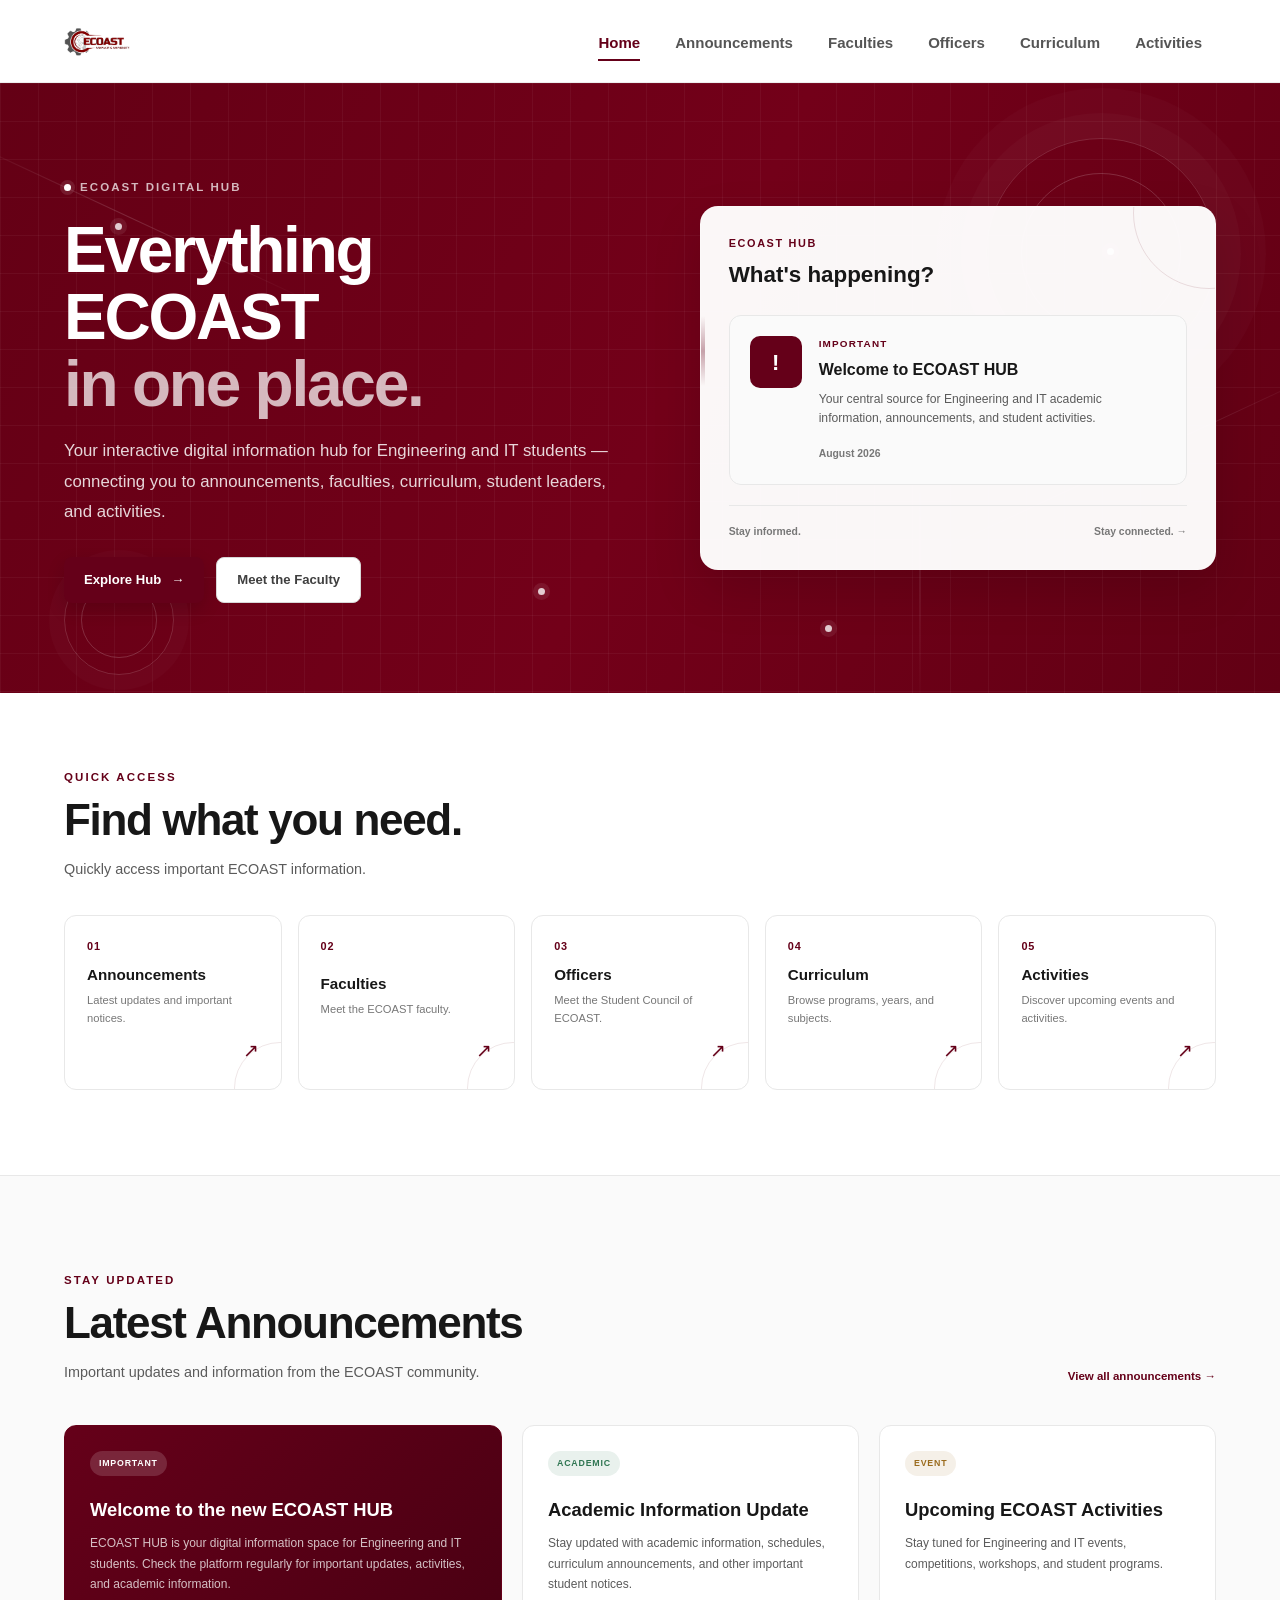
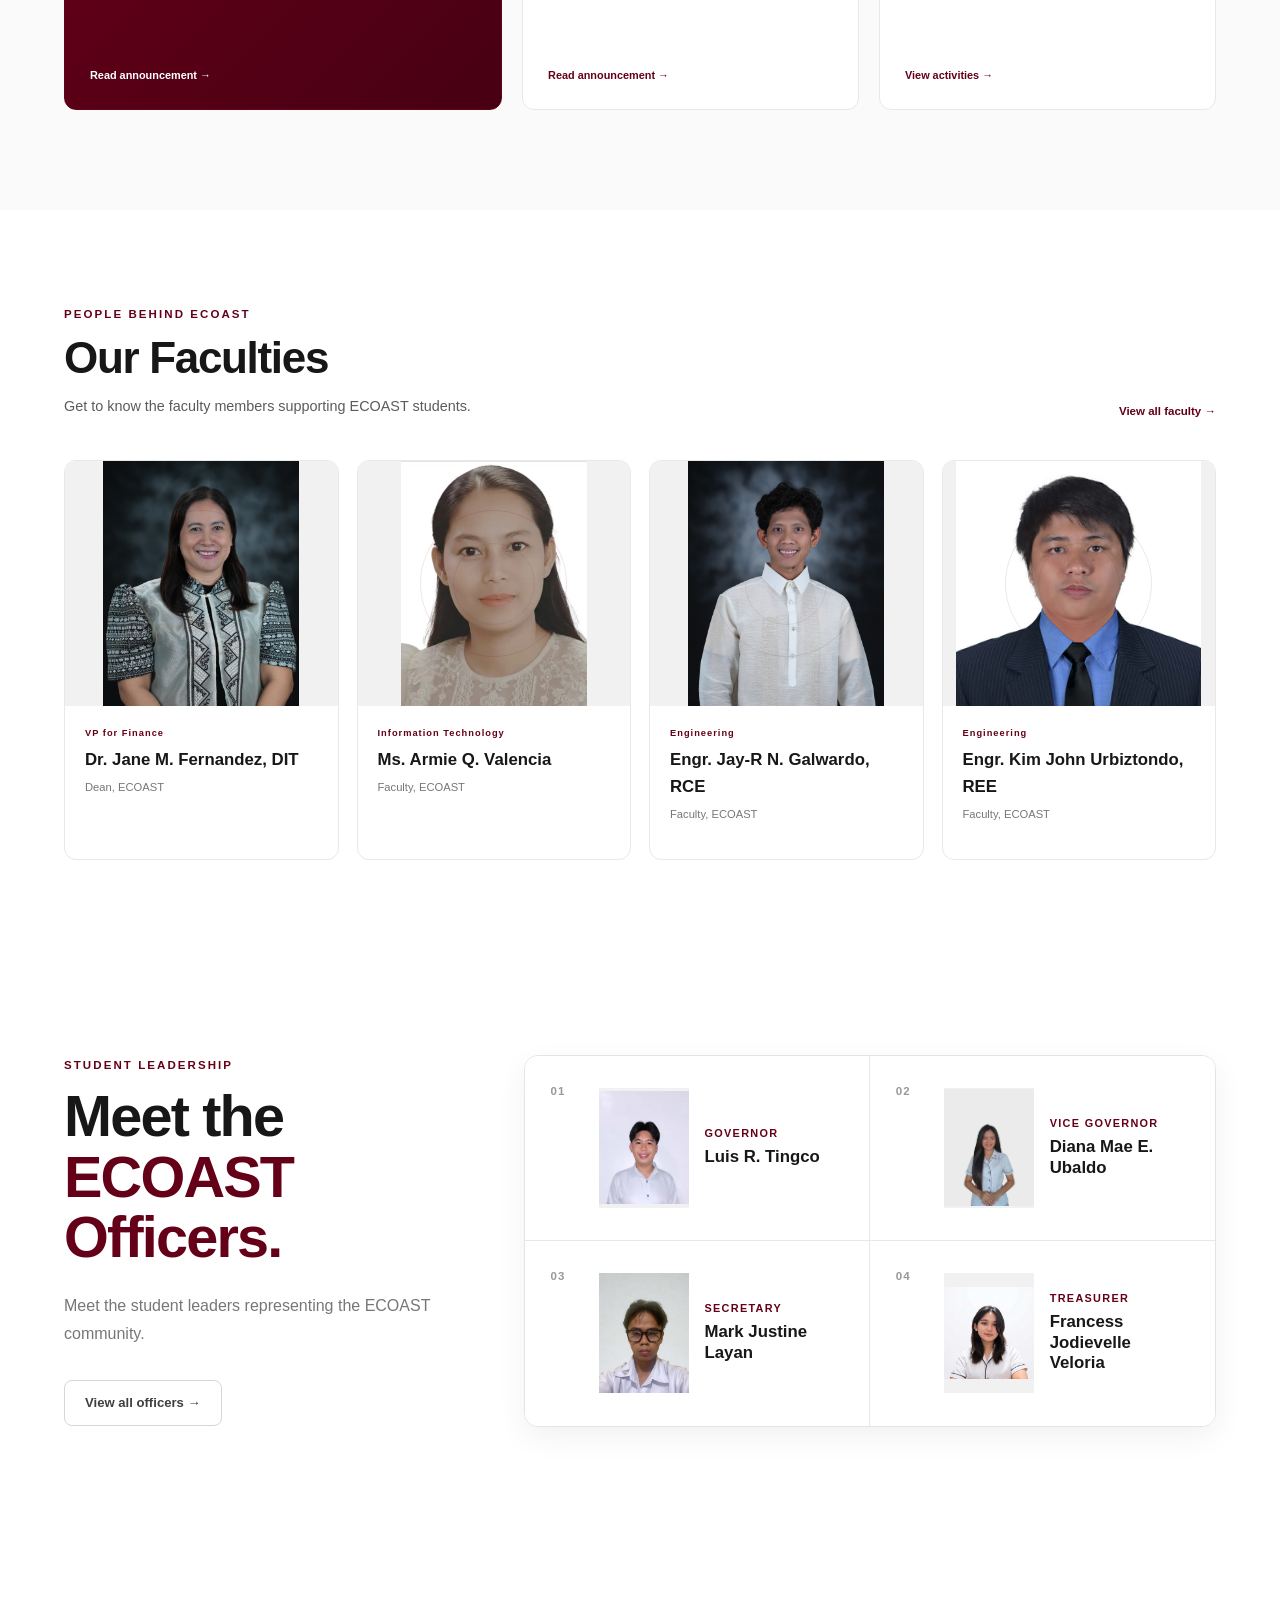
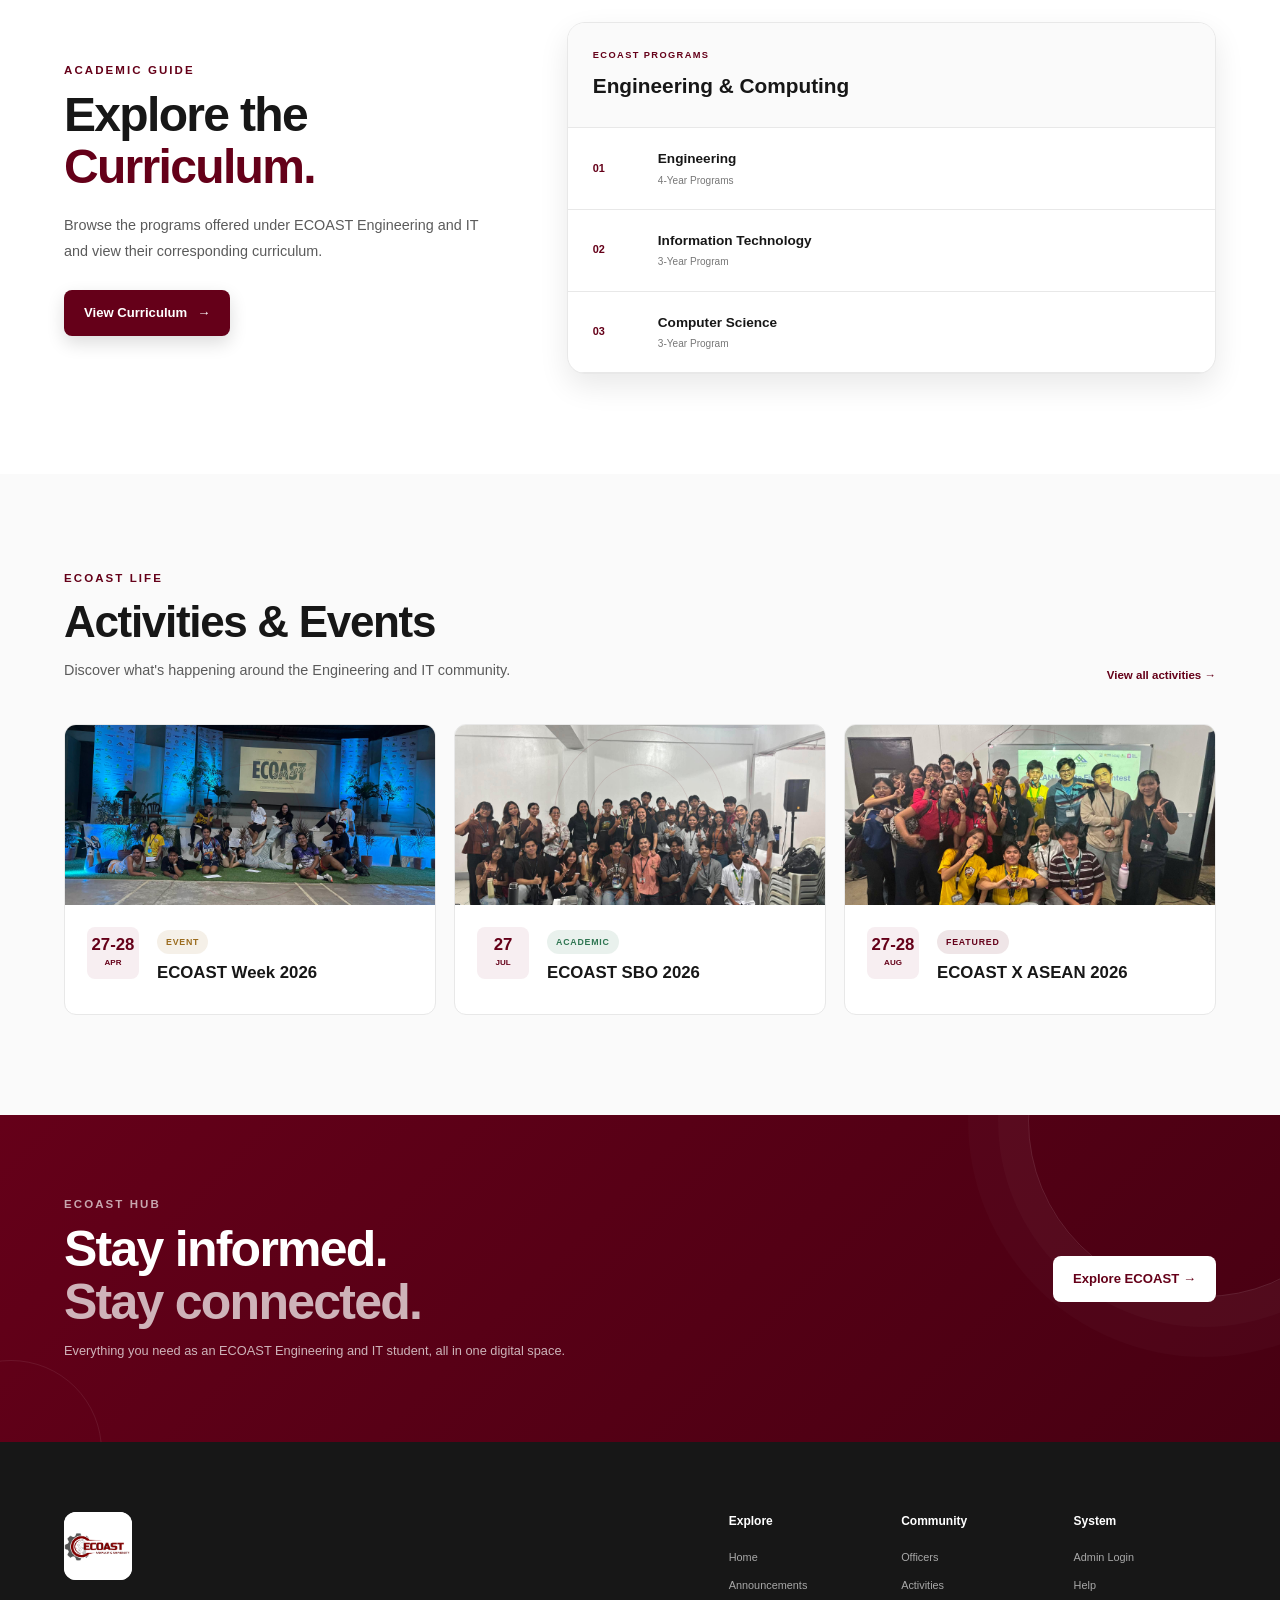
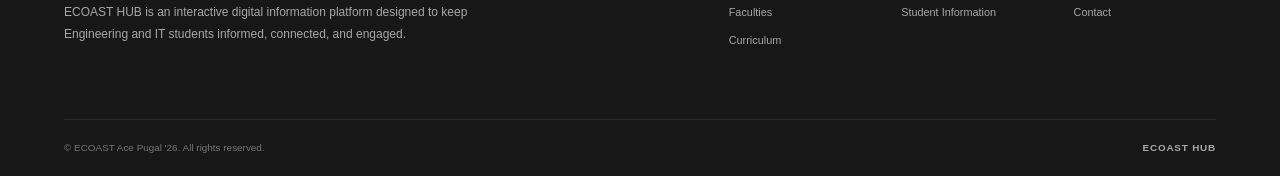
<file: index.html>
<!DOCTYPE html>
<html lang="en">

<head>

    <meta charset="UTF-8">
    <meta name="viewport" content="width=device-width, initial-scale=1.0">

    <title>ECOAST HUB</title>

    <meta name="description" content="ECOAST digital information hub.">

    <link rel="stylesheet" href="style.css">

    <style>

        .officers-preview {
            background: #ffffff;
        }


        .officers-layout {
            display: grid !important;

            grid-template-columns:
                minmax(0, 0.72fr)
                minmax(0, 1.28fr) !important;

            align-items: center;

            gap: 70px;
        }

        .officers-intro {
            max-width: 520px;
        }

        .officers-intro .eyebrow {
            display: block;
            margin-bottom: 12px;
        }


        .officers-intro h2 {
            margin: 0;
            color: #171717;
            font-size: clamp(2.5rem, 4.5vw, 4rem);
            line-height: 1.05;
            letter-spacing: -1.8px;
        }

        .officers-intro h2 span {
            color: #650019;
        }

        .officers-intro p {
            max-width: 500px;
            margin: 24px 0 32px;
            color: #777;
            font-size: 1rem;
            line-height: 1.75;
        }

        .officer-list {
            width: 100% !important;
            display: grid !important;
            grid-template-columns:
                repeat(2, minmax(0, 1fr)) !important;
            gap: 0 !important;
            overflow: hidden;
            background: #ffffff;
            border: 1px solid #e4e4e4;
            border-radius: 14px;
            box-shadow:
                0 10px 30px rgba(0, 0, 0, 0.06);
            padding: 0 !important;
        }

        .officer-item {
            position: relative;

            min-width: 0;
            min-height: 185px;

            display: grid !important;
            grid-template-columns:
                32px
                90px
                minmax(0, 1fr) !important;
            align-items: center;
            column-gap: 16px;
            padding: 22px 26px !important;

            background: #ffffff;
            color: inherit;

            text-decoration: none;
			
            border: 0 !important;
            border-radius: 0 !important;

            box-shadow: none !important;

            transform: none;

            transition:
                background 0.25s ease;
        }


        .officer-item:hover {
            background: #fafafa;

            transform: none;
        }

        .officer-item:nth-child(odd) {
            border-right:
                1px solid #e8e8e8 !important;
        }

        .officer-item:nth-child(-n + 2) {
            border-bottom:
                1px solid #e8e8e8 !important;
        }

        .officer-item .officer-number {
            width: auto !important;
            height: auto !important;

            display: block !important;
            margin: 0 !important;
            padding: 0 !important;

            color: #999 !important;
            background: transparent !important;

            border: 0 !important;
            border-radius: 0 !important;
            box-shadow: none !important;

            font-size: 0.72rem !important;
            font-weight: 800 !important;

            line-height: 1 !important;
            letter-spacing: 1px;
            text-align: left;
            align-self: start;
            padding-top: 8px !important;
        }

        .officer-avatar {
            position: relative;

            width: 90px !important;
            height: 120px !important;

            min-width: 90px;
            min-height: 120px;

            display: flex !important;
            align-items: center;
            justify-content: center;
            overflow: hidden;

            background: #f1f1f1 !important;
            border: none !important;
            border-radius: 0 !important;

            box-shadow: none !important;
            flex-shrink: 0;
        }

        .officer-avatar::before,
        .officer-avatar::after {
            content: none !important;
            display: none !important;
        }

        .officer-avatar img {
            display: block !important;

            width: 100% !important;
            height: 100% !important;

            max-width: 100% !important;
            max-height: 100% !important;

            margin: 0 !important;
            padding: 0 !important;
			
            object-fit: contain !important;
            object-position: center !important;

            background: #f1f1f1 !important;
            border: none !important;
            border-radius: 0 !important;

            box-shadow: none !important;
        }


        .officer-details {
            min-width: 0;
            margin: 0 !important;
            padding: 0 !important;
        }


        .officer-details span {
            display: block;
            margin: 0 0 6px;
            padding: 0;
            color: #650019;

            font-size: 0.68rem;
            font-weight: 800;

            line-height: 1.25;
            text-transform: uppercase;
            letter-spacing: 1.3px;
        }


        .officer-details h3 {
            margin: 0;
            padding: 0;
            color: #171717;

            font-size: 1.05rem;
            font-weight: 750;

            line-height: 1.25;
            overflow-wrap: break-word;
        }

        .officer-item::before,
        .officer-item::after,
        .officer-list::before,
        .officer-list::after {
            content: none !important;
            display: none !important;
        }

        .officer-item .arrow,
        .officer-item .officer-arrow {
            display: none !important;
        }

        @media (max-width: 1100px) {

            .officers-layout {
                grid-template-columns: 1fr !important;
                gap: 45px;
            }


            .officers-intro {
                max-width: 700px;
            }

        }


        @media (max-width: 700px) {
		
            .officer-list {
                grid-template-columns: 1fr !important;
            }


            .officer-item {
                grid-template-columns:
                    32px
                    85px
                    minmax(0, 1fr) !important;

                min-height: 165px;

                padding: 20px !important;
            }


            .officer-item:nth-child(odd) {
                border-right: 0 !important;
            }

            .officer-item:nth-child(-n + 2) {
                border-bottom: 0 !important;
            }

            .officer-item:not(:last-child) {
                border-bottom:
                    1px solid #e8e8e8 !important;
            }

            .officer-avatar {
                width: 85px !important;
                height: 110px !important;

                min-width: 85px;
                min-height: 110px;
            }

        }

        @media (max-width: 480px) {

            .officer-item {
                grid-template-columns:
                    28px
                    75px
                    minmax(0, 1fr) !important;

                column-gap: 10px;

                padding: 17px !important;
            }


            .officer-avatar {
                width: 75px !important;
                height: 100px !important;

                min-width: 75px;
                min-height: 100px;
            }

            .officer-details span {
                font-size: 0.62rem;
            }


            .officer-details h3 {
                font-size: 0.95rem;
            }

        }

    </style>

</head>

<body>

    <header class="navbar">

        <div class="nav-container">

            <a
                href="index.html"
                class="brand"
                aria-label="ECOAST HUB Home"
            >

                <div class="brand-logo">

                    <img
                        src="ECOAST Logo.png"
                        alt="ECOAST Logo"
                    >

                </div>

            </a>


            <nav class="nav-menu">

                <a
                    href="index.html"
                    class="nav-link active"
                >
                    Home
                </a>

                <a
                    href="announcements.html"
                    class="nav-link"
                >
                    Announcements
                </a>

                <a
                    href="faculties.html"
                    class="nav-link"
                >
                    Faculties
                </a>

                <a
                    href="officer.html"
                    class="nav-link"
                >
                    Officers
                </a>

                <a
                    href="curriculum.html"
                    class="nav-link"
                >
                    Curriculum
                </a>

                <a
                    href="activities.html"
                    class="nav-link"
                >
                    Activities
                </a>

            </nav>


            <button
                class="menu-toggle"
                id="menuToggle"
                type="button"
                aria-label="Toggle navigation"
                aria-expanded="false"
            >

                <span></span>
                <span></span>
                <span></span>

            </button>

        </div>

    </header>

    <main>

        <section
            class="hero"
            id="home"
        >

            <div class="hero-tech-grid"></div>

            <div class="hero-line line-one"></div>
            <div class="hero-line line-two"></div>
            <div class="hero-line line-three"></div>

            <span class="tech-node node-one"></span>
            <span class="tech-node node-two"></span>
            <span class="tech-node node-three"></span>
            <span class="tech-node node-four"></span>

            <div class="hero-gear gear-large"></div>
            <div class="hero-gear gear-small"></div>


            <div class="hero-container">

                <div class="hero-content">

                    <div class="hero-label">

                        <span class="status-dot"></span>

                        ECOAST DIGITAL HUB

                    </div>


                    <h1>

                        Everything ECOAST

                        <span>
                            in one place.
                        </span>

                    </h1>


                    <p>

                        Your interactive digital information hub
                        for Engineering and IT students — connecting
                        you to announcements, faculties, curriculum,
                        student leaders, and activities.

                    </p>


                    <div class="hero-buttons">

                        <a
                            href="announcements.html"
                            class="btn btn-primary"
                        >

                            Explore Hub

                            <span>
                                →
                            </span>

                        </a>


                        <a
                            href="faculties.html"
                            class="btn btn-secondary"
                        >

                            Meet the Faculty

                        </a>

                    </div>

                </div>


                <div class="hero-card">

                    <div class="hero-card-header">

                        <div>

                            <span class="small-label">
                                ECOAST HUB
                            </span>

                            <h3>
                                What's happening?
                            </h3>

                        </div>

                    </div>


                    <div class="hero-announcement">

                        <div class="announcement-icon">
                            !
                        </div>


                        <div>

                            <span class="announcement-category">
                                IMPORTANT
                            </span>

                            <h4>
                                Welcome to ECOAST HUB
                            </h4>

                            <p>
                                Your central source for Engineering
                                and IT academic information,
                                announcements, and student activities.
                            </p>

                            <span class="announcement-date">
                                August 2026
                            </span>

                        </div>

                    </div>


                    <div class="hero-card-footer">

                        <span>
                            Stay informed.
                        </span>

                        <span>
                            Stay connected. →
                        </span>

                    </div>

                </div>

            </div>

        </section>

        <section class="quick-access">

            <div class="section-container">

                <div class="section-heading compact">

                    <span class="eyebrow">
                        QUICK ACCESS
                    </span>

                    <h2>
                        Find what you need.
                    </h2>

                    <p>
                        Quickly access important ECOAST information.
                    </p>

                </div>


                <div class="quick-grid">


                    <a
                        href="announcements.html"
                        class="quick-card"
                    >

                        <div class="quick-icon">
                            01
                        </div>

                        <div class="quick-card-content">

                            <h3>
                                Announcements
                            </h3>

                            <p>
                                Latest updates and important notices.
                            </p>

                        </div>

                        <span class="arrow">
                            ↗
                        </span>

                    </a>


                    <a
                        href="faculties.html"
                        class="quick-card"
                    >

                        <div class="quick-icon">
                            02
                        </div>

                        <div class="quick-card-content">

                            <h3>
                                Faculties
                            </h3>

                            <p>
                                Meet the ECOAST faculty.
                            </p>

                        </div>

                        <span class="arrow">
                            ↗
                        </span>

                    </a>


                    <a
                        href="officers.html"
                        class="quick-card"
                    >

                        <div class="quick-icon">
                            03
                        </div>

                        <div class="quick-card-content">

                            <h3>
                                Officers
                            </h3>

                            <p>
                                Meet the Student Council of ECOAST.
                            </p>

                        </div>

                        <span class="arrow">
                            ↗
                        </span>

                    </a>


                    <a
                        href="curriculum.html"
                        class="quick-card"
                    >

                        <div class="quick-icon">
                            04
                        </div>

                        <div class="quick-card-content">

                            <h3>
                                Curriculum
                            </h3>

                            <p>
                                Browse programs, years, and subjects.
                            </p>

                        </div>

                        <span class="arrow">
                            ↗
                        </span>

                    </a>


                    <a
                        href="activities.html"
                        class="quick-card"
                    >

                        <div class="quick-icon">
                            05
                        </div>

                        <div class="quick-card-content">

                            <h3>
                                Activities
                            </h3>

                            <p>
                                Discover upcoming events and activities.
                            </p>

                        </div>

                        <span class="arrow">
                            ↗
                        </span>

                    </a>

                </div>

            </div>

        </section>

        <section class="section announcements-preview">

            <div class="section-container">

                <div class="section-top">

                    <div class="section-heading">

                        <span class="eyebrow">
                            STAY UPDATED
                        </span>

                        <h2>
                            Latest Announcements
                        </h2>

                        <p>
                            Important updates and information
                            from the ECOAST community.
                        </p>

                    </div>


                    <a
                        href="announcements.html"
                        class="view-all"
                    >
                        View all announcements →
                    </a>

                </div>


                <div class="announcement-grid">


                    <article class="announcement-card featured">

                        <div class="card-top">

                            <span class="tag important">
                                IMPORTANT
                            </span>

                        </div>

                        <h3>
                            Welcome to the new ECOAST HUB
                        </h3>

                        <p>
                            ECOAST HUB is your digital information
                            space for Engineering and IT students.
                            Check the platform regularly for important
                            updates, activities, and academic information.
                        </p>

                        <a
                            href="announcements.html"
                            class="read-more"
                        >
                            Read announcement →
                        </a>

                    </article>


                    <article class="announcement-card">

                        <div class="card-top">

                            <span class="tag academic">
                                ACADEMIC
                            </span>

                        </div>

                        <h3>
                            Academic Information Update
                        </h3>

                        <p>
                            Stay updated with academic information,
                            schedules, curriculum announcements,
                            and other important student notices.
                        </p>

                        <a
                            href="announcements.html"
                            class="read-more"
                        >
                            Read announcement →
                        </a>

                    </article>


                    <article class="announcement-card">

                        <div class="card-top">

                            <span class="tag event">
                                EVENT
                            </span>

                        </div>

                        <h3>
                            Upcoming ECOAST Activities
                        </h3>

                        <p>
                            Stay tuned for Engineering and IT events,
                            competitions, workshops, and student programs.
                        </p>

                        <a
                            href="activities.html"
                            class="read-more"
                        >
                            View activities →
                        </a>

                    </article>

                </div>

            </div>

        </section>

        <section class="section faculty-preview">

            <div class="section-container">

                <div class="section-top">

                    <div class="section-heading">

                        <span class="eyebrow">
                            PEOPLE BEHIND ECOAST
                        </span>

                        <h2>
                            Our Faculties
                        </h2>

                        <p>
                            Get to know the faculty members
                            supporting ECOAST students.
                        </p>

                    </div>


                    <a
                        href="faculties.html"
                        class="view-all"
                    >
                        View all faculty →
                    </a>

                </div>


                <div class="faculty-grid">


                    <article class="faculty-card">

                        <div
                            class="faculty-photo"
                            style="
                                height: 245px;
                                display: flex;
                                align-items: center;
                                justify-content: center;
                                overflow: hidden;
                                background: #f1f1f1;
                            "
                        >

                            <img
                                src="DEAN.JPG"
                                alt="Dean"
                                style="
                                    display: block;
                                    width: 100%;
                                    height: 100%;
                                    max-width: 100%;
                                    max-height: 100%;
                                    object-fit: contain;
                                    object-position: center;
                                "
                            >

                        </div>


                        <div class="faculty-info">

                            <span class="faculty-role">
                                VP for Finance
                            </span>

                            <h3>
                                Dr. Jane M. Fernandez, DIT
                            </h3>

                            <p>
                                Dean, ECOAST
                            </p>

                        </div>

                    </article>


                    <article class="faculty-card">

                        <div
                            class="faculty-photo"
                            style="
                                height: 245px;
                                display: flex;
                                align-items: center;
                                justify-content: center;
                                overflow: hidden;
                                background: #f1f1f1;
                            "
                        >

                            <img
                                src="armie.jpeg"
                                alt="ECOAST Faculty Member"
                                style="
                                    display: block;
                                    width: 100%;
                                    height: 100%;
                                    max-width: 100%;
                                    max-height: 100%;
                                    object-fit: contain;
                                    object-position: center;
                                "
                            >

                        </div>


                        <div class="faculty-info">

                            <span class="faculty-role">
                                Information Technology
                            </span>

                            <h3>
                                Ms. Armie Q. Valencia
                            </h3>

                            <p>
                                Faculty, ECOAST
                            </p>

                        </div>

                    </article>


                    <article class="faculty-card">

                        <div
                            class="faculty-photo"
                            style="
                                height: 245px;
                                display: flex;
                                align-items: center;
                                justify-content: center;
                                overflow: hidden;
                                background: #f1f1f1;
                            "
                        >

                            <img
                                src="GAL.JPG"
                                alt="ECOAST Faculty Member"
                                style="
                                    display: block;
                                    width: 100%;
                                    height: 100%;
                                    max-width: 100%;
                                    max-height: 100%;
                                    object-fit: contain;
                                    object-position: center;
                                "
                            >

                        </div>


                        <div class="faculty-info">

                            <span class="faculty-role">
                                Engineering
                            </span>

                            <h3>
                                Engr. Jay-R N. Galwardo, RCE
                            </h3>

                            <p>
                                Faculty, ECOAST
                            </p>

                        </div>

                    </article>


                    <article class="faculty-card">

                        <div
                            class="faculty-photo"
                            style="
                                height: 245px;
                                display: flex;
                                align-items: center;
                                justify-content: center;
                                overflow: hidden;
                                background: #f1f1f1;
                            "
                        >

                            <img
                                src="kim.jpeg"
                                alt="ECOAST Faculty Member"
                                style="
                                    display: block;
                                    width: 100%;
                                    height: 100%;
                                    max-width: 100%;
                                    max-height: 100%;
                                    object-fit: contain;
                                    object-position: center;
                                "
                            >

                        </div>


                        <div class="faculty-info">

                            <span class="faculty-role">
                                Engineering
                            </span>

                            <h3>
                                Engr. Kim John Urbiztondo, REE
                            </h3>

                            <p>
                                Faculty, ECOAST
                            </p>

                        </div>

                    </article>

                </div>

            </div>

        </section>

        <section class="section officers-preview">

            <div class="section-container">

                <div class="officers-layout">

                    <div class="officers-intro">

                        <span class="eyebrow">
                            STUDENT LEADERSHIP
                        </span>


                        <h2>

                            Meet the

                            <span>
                                ECOAST Officers.
                            </span>

                        </h2>


                        <p>

                            Meet the student leaders representing
                            the ECOAST community.

                        </p>


                        <a
                            href="officers.html"
                            class="btn btn-secondary"
                        >

                            View all officers →

                        </a>

                    </div>

                    <div class="officer-list">

                        <a
                            href="officer.html"
                            class="officer-item"
                        >

                            <div class="officer-number">
                                01
                            </div>


                            <div class="officer-avatar">

                                <img
                                    src="luis.jpg"
                                    alt="ECOAST Governor Luis R. Tingco"
                                >

                            </div>


                            <div class="officer-details">

                                <span>
                                    Governor
                                </span>

                                <h3>
                                    Luis R. Tingco
                                </h3>

                            </div>

                        </a>

                        <a
                            href="officer.html"
                            class="officer-item"
                        >

                            <div class="officer-number">
                                02
                            </div>


                            <div class="officer-avatar">

                                <img
                                    src="diana.jpeg"
                                    alt="ECOAST Vice Governor Diana Mae E. Ubaldo"
                                >

                            </div>


                            <div class="officer-details">

                                <span>
                                    Vice Governor
                                </span>

                                <h3>
                                    Diana Mae E. Ubaldo
                                </h3>

                            </div>

                        </a>

                        <a
                            href="officer.html"
                            class="officer-item"
                        >

                            <div class="officer-number">
                                03
                            </div>


                            <div class="officer-avatar">

                                <img
                                    src="mark justine.jpeg"
                                    alt="ECOAST Secretary Mark Justine Layan"
                                >

                            </div>


                            <div class="officer-details">

                                <span>
                                    Secretary
                                </span>

                                <h3>
                                    Mark Justine Layan
                                </h3>

                            </div>

                        </a>

                        <a
                            href="officer.html"
                            class="officer-item"
                        >

                            <div class="officer-number">
                                04
                            </div>


                            <div class="officer-avatar">

                                <img
                                    src="frances.jpeg"
                                    alt="ECOAST Treasurer Francess Jodievelle Veloria"
                                >

                            </div>


                            <div class="officer-details">

                                <span>
                                    Treasurer
                                </span>

                                <h3>
                                    Francess Jodievelle Veloria
                                </h3>

                            </div>

                        </a>


                    </div>

                </div>

            </div>

        </section>

        <section class="section curriculum-preview">

            <div class="section-container">

                <div class="curriculum-layout">


                    <div class="curriculum-intro">

                        <span class="eyebrow">
                            ACADEMIC GUIDE
                        </span>


                        <h2>

                            Explore the

                            <span>
                                Curriculum.
                            </span>

                        </h2>


                        <p>

                            Browse the programs offered under
                            ECOAST Engineering and IT and view
                            their corresponding curriculum.

                        </p>


                        <a
                            href="curriculum.html"
                            class="btn btn-primary"
                        >

                            View Curriculum

                            <span>
                                →
                            </span>

                        </a>

                    </div>


                    <div class="curriculum-preview-card">

                        <div class="curriculum-header">

                            <div>

                                <span>
                                    ECOAST PROGRAMS
                                </span>

                                <h3>
                                    Engineering & Computing
                                </h3>

                            </div>

                        </div>


                        <div class="preview-program">

                            <div class="preview-program-number">
                                01
                            </div>

                            <div>

                                <strong>
                                    Engineering
                                </strong>

                                <p>
                                    4-Year Programs
                                </p>

                            </div>

                        </div>


                        <div class="preview-program">

                            <div class="preview-program-number">
                                02
                            </div>

                            <div>

                                <strong>
                                    Information Technology
                                </strong>

                                <p>
                                    3-Year Program
                                </p>

                            </div>

                        </div>


                        <div class="preview-program">

                            <div class="preview-program-number">
                                03
                            </div>

                            <div>

                                <strong>
                                    Computer Science
                                </strong>

                                <p>
                                    3-Year Program
                                </p>

                            </div>

                        </div>

                    </div>

                </div>

            </div>

        </section>

        <section class="section activities-preview">

            <div class="section-container">

                <div class="section-top">

                    <div class="section-heading">

                        <span class="eyebrow">
                            ECOAST LIFE
                        </span>

                        <h2>
                            Activities & Events
                        </h2>

                        <p>
                            Discover what's happening around
                            the Engineering and IT community.
                        </p>

                    </div>


                    <a
                        href="activities.html"
                        class="view-all"
                    >
                        View all activities →
                    </a>

                </div>


                <div class="activity-grid">


                    <article class="activity-card">

                        <div class="activity-image">

                            <img
                                src="ECOAST Week Celebration 2026.jpg"
                                alt="ECOAST Hardhatting"
                            >

                        </div>


                        <div class="activity-content">

                            <div class="activity-date">

                                <strong>
                                    27-28
                                </strong>

                                <span>
                                    APR
                                </span>

                            </div>


                            <div>

                                <span class="tag event">
                                    EVENT
                                </span>

                                <h3>
                                    ECOAST Week 2026
                                </h3>

                            </div>

                        </div>

                    </article>


                    <article class="activity-card">

                        <div class="activity-image">

                            <img
                                src="ECOAST School-Based Orientation 2026.jpg"
                                alt="ECOAST Student Workshop"
                            >

                        </div>


                        <div class="activity-content">

                            <div class="activity-date">

                                <strong>
                                    27
                                </strong>

                                <span>
                                    JUL
                                </span>

                            </div>


                            <div>

                                <span class="tag academic">
                                    ACADEMIC
                                </span>

                                <h3>
                                    ECOAST SBO 2026
                                </h3>

                            </div>

                        </div>

                    </article>


                    <article class="activity-card">

                        <div class="activity-image">

                            <img
                                src="ECOAST Participates in ASEAN Celebration 2026.jpg"
                                alt="ECOAST Week 2026"
                            >

                        </div>


                        <div class="activity-content">

                            <div class="activity-date">

                                <strong>
                                    27-28
                                </strong>

                                <span>
                                    AUG
                                </span>

                            </div>


                            <div>

                                <span class="tag important">
                                    FEATURED
                                </span>

                                <h3>
                                    ECOAST X ASEAN 2026
                                </h3>

                            </div>

                        </div>

                    </article>

                </div>

            </div>

        </section>

        <section class="cta-section">

            <div class="cta-container">

                <div class="cta-content">

                    <span class="eyebrow">
                        ECOAST HUB
                    </span>

                    <h2>

                        Stay informed.

                        <span>
                            Stay connected.
                        </span>

                    </h2>

                    <p>

                        Everything you need as an ECOAST Engineering
                        and IT student, all in one digital space.

                    </p>

                </div>


                <a
                    href="curriculum.html"
                    class="btn btn-light"
                >

                    Explore ECOAST →

                </a>

            </div>

        </section>

    </main>

    <footer class="footer">

        <div class="footer-container">


            <div class="footer-brand">

                <a
                    href="index.html"
                    class="brand"
                >

                    <div class="brand-logo">

                        <img
                            src="ECOAST Logo.png"
                            alt="ECOAST Logo"
                        >

                    </div>

                </a>


                <p>

                    ECOAST HUB is an interactive digital information
                    platform designed to keep Engineering and IT
                    students informed, connected, and engaged.

                </p>

            </div>


            <div class="footer-links">


                <div class="footer-column">

                    <h4>
                        Explore
                    </h4>

                    <a href="index.html">
                        Home
                    </a>

                    <a href="announcements.html">
                        Announcements
                    </a>

                    <a href="faculties.html">
                        Faculties
                    </a>

                    <a href="curriculum.html">
                        Curriculum
                    </a>

                </div>


                <div class="footer-column">

                    <h4>
                        Community
                    </h4>

                    <a href="officer.html">
                        Officers
                    </a>

                    <a href="activities.html">
                        Activities
                    </a>

                    <a href="#">
                        Student Information
                    </a>

                </div>


                <div class="footer-column">

                    <h4>
                        System
                    </h4>

                    <a href="#">
                        Admin Login
                    </a>

                    <a href="#">
                        Help
                    </a>

                    <a href="#">
                        Contact
                    </a>

                </div>

            </div>

        </div>


        <div class="footer-bottom">

            <p>
                © ECOAST Ace Pugal '26. All rights reserved.
            </p>

            <span>
                ECOAST HUB
            </span>

        </div>

    </footer>

    <script src="api.js"></script>
	<script src="script.js"></script>

</body>

</html>
</file>
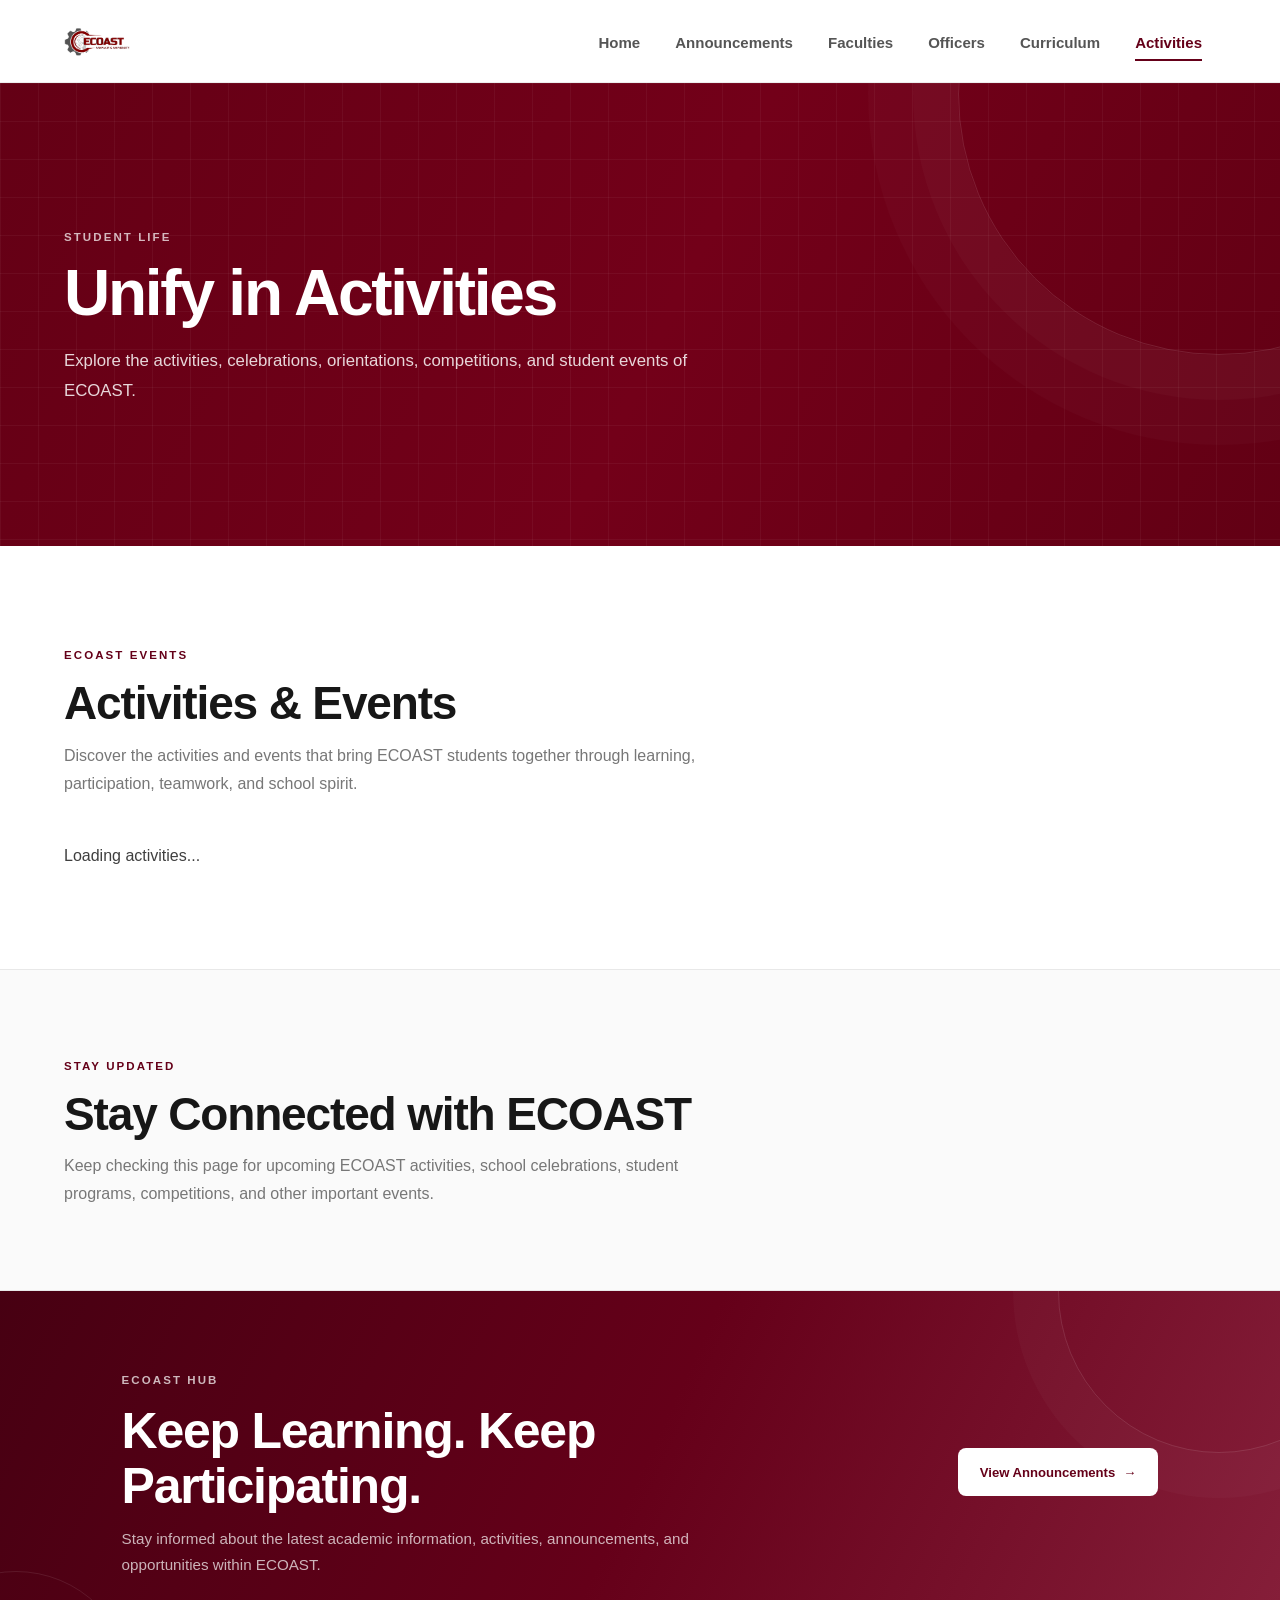
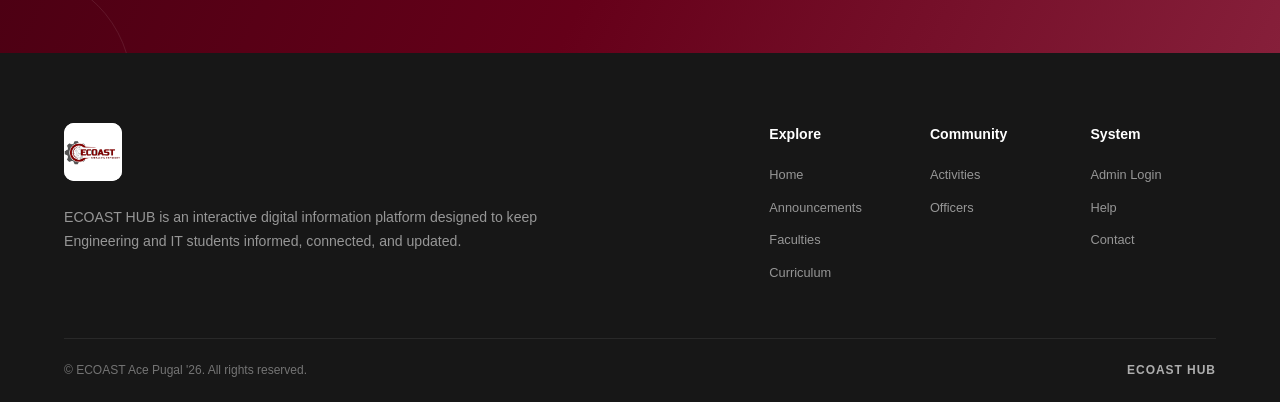
<file: activities.html>
<!DOCTYPE html>
<html lang="en">

<head>

    <meta charset="UTF-8">
    <meta name="viewport" content="width=device-width, initial-scale=1.0">

    <title>Activities | ECOAST HUB</title>

    <link rel="stylesheet" href="activities.css">

</head>

<body>

    <header class="navbar">

        <div class="nav-container">

            <a href="index.html" class="brand">

                <div class="brand-logo">

                    <img
                        src="ECOAST Logo.png"
                        alt="ECOAST Logo"
                    >

                </div>

            </a>


            <nav
                class="nav-menu"
                id="navMenu"
            >

                <a
                    href="index.html"
                    class="nav-link"
                >
                    Home
                </a>


                <a
                    href="announcements.html"
                    class="nav-link"
                >
                    Announcements
                </a>


                <a
                    href="faculties.html"
                    class="nav-link"
                >
                    Faculties
                </a>


                <a
                    href="officer.html"
                    class="nav-link"
                >
                    Officers
                </a>


                <a
                    href="curriculum.html"
                    class="nav-link"
                >
                    Curriculum
                </a>


                <a
                    href="activities.html"
                    class="nav-link active"
                >
                    Activities
                </a>

            </nav>


            <button
                class="menu-toggle"
                id="menuToggle"
                type="button"
                aria-label="Toggle navigation"
                aria-expanded="false"
            >

                <span></span>
                <span></span>
                <span></span>

            </button>

        </div>

    </header>

    <section class="hero">

        <div class="hero-grid"></div>


        <div class="hero-content">

            <div class="hero-label">
                STUDENT LIFE
            </div>


            <h1>
                Unify in Activities
            </h1>


            <p>
                Explore the activities, celebrations, orientations,
                competitions, and student events of ECOAST.
            </p>

        </div>

    </section>

    <main>
		
        <section class="activities-section">

            <div class="section-container">


                <div class="section-heading">

                    <div class="section-label">
                        ECOAST EVENTS
                    </div>


                    <h2>
                        Activities &amp; Events
                    </h2>


                    <p>
                        Discover the activities and events that bring
                        ECOAST students together through learning,
                        participation, teamwork, and school spirit.
                    </p>

                </div>

                <div
                    class="activities-grid"
                    id="activitiesGrid"
                >

                    <div class="activity-loading">

                        Loading activities...

                    </div>

                </div>

            </div>

        </section>

        <section class="activities-info">

            <div class="section-container">

                <div class="info-content">

                    <div class="info-label">
                        STAY UPDATED
                    </div>


                    <h2>
                        Stay Connected with ECOAST
                    </h2>


                    <p>
                        Keep checking this page for upcoming ECOAST
                        activities, school celebrations, student
                        programs, competitions, and other important
                        events.
                    </p>

                </div>

            </div>

        </section>

        <section class="cta-section">

            <div class="section-container">

                <div class="cta-content">


                    <div class="cta-text">

                        <div class="cta-label">
                            ECOAST HUB
                        </div>


                        <h2>
                            Keep Learning. Keep Participating.
                        </h2>


                        <p>
                            Stay informed about the latest academic
                            information, activities, announcements,
                            and opportunities within ECOAST.
                        </p>

                    </div>



                    <a
                        href="announcements.html"
                        class="cta-button"
                    >

                        View Announcements

                        <span>
                            →
                        </span>

                    </a>

                </div>

            </div>

        </section>

    </main>

    <footer class="footer">

        <div class="footer-container">

            <div class="footer-brand">

                <div class="brand">

                    <div class="brand-logo">

                        <img
                            src="ECOAST Logo.png"
                            alt="ECOAST Logo"
                        >

                    </div>

                </div>


                <p>
                    ECOAST HUB is an interactive digital
                    information platform designed to keep
                    Engineering and IT students informed,
                    connected, and updated.
                </p>

            </div>

            <div class="footer-links">

                <div class="footer-column">

                    <h4>
                        Explore
                    </h4>


                    <a href="index.html">
                        Home
                    </a>


                    <a href="announcements.html">
                        Announcements
                    </a>


                    <a href="faculties.html">
                        Faculties
                    </a>


                    <a href="curriculum.html">
                        Curriculum
                    </a>

                </div>

                <div class="footer-column">

                    <h4>
                        Community
                    </h4>


                    <a href="activities.html">
                        Activities
                    </a>


                    <a href="officer.html">
                        Officers
                    </a>

                </div>

                <div class="footer-column">

                    <h4>
                        System
                    </h4>


                    <a href="#">
                        Admin Login
                    </a>


                    <a href="#">
                        Help
                    </a>


                    <a href="#">
                        Contact
                    </a>

                </div>

            </div>

        </div>

        <div class="footer-bottom">

            <p>
                © ECOAST Ace Pugal '26. All rights reserved.
            </p>


            <span>
                ECOAST HUB
            </span>

        </div>

    </footer>

    <script src="api.js"></script>
    <script src="activities.js"></script>


</body>

</html>
</file>
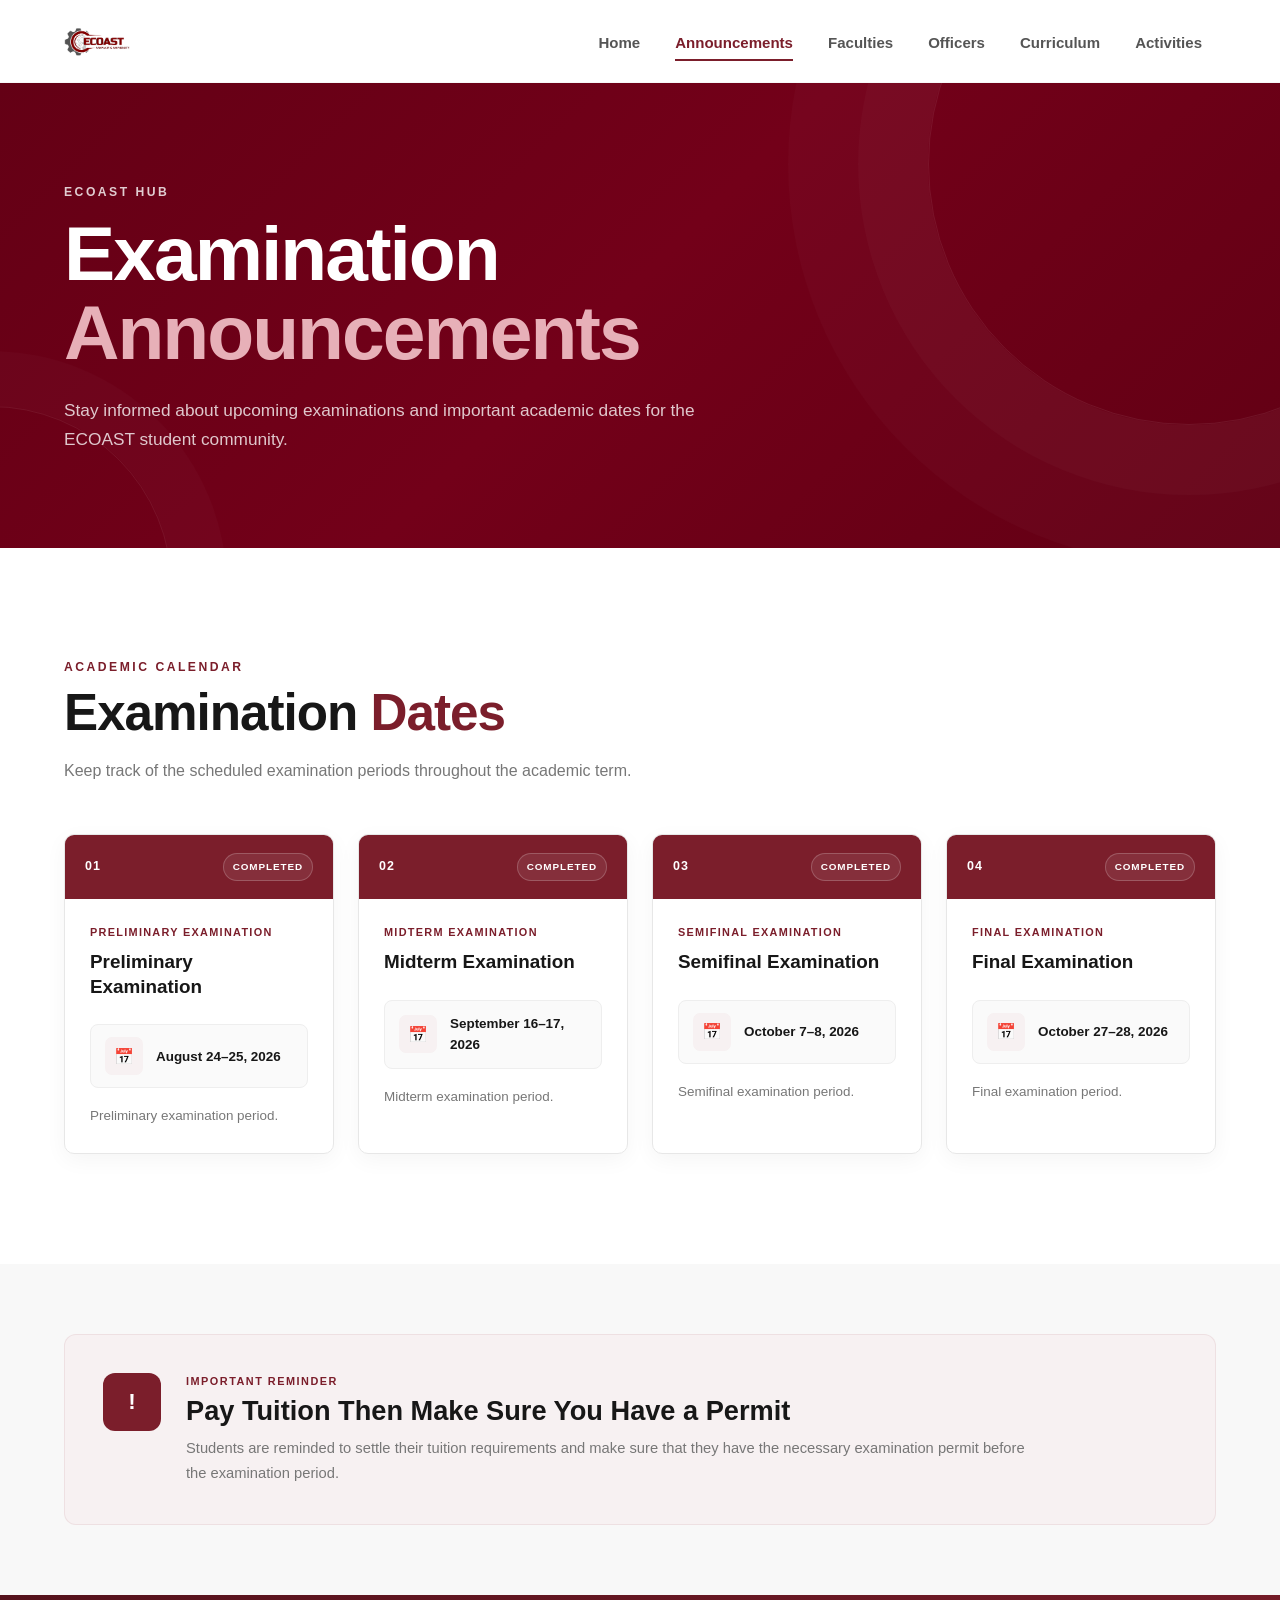
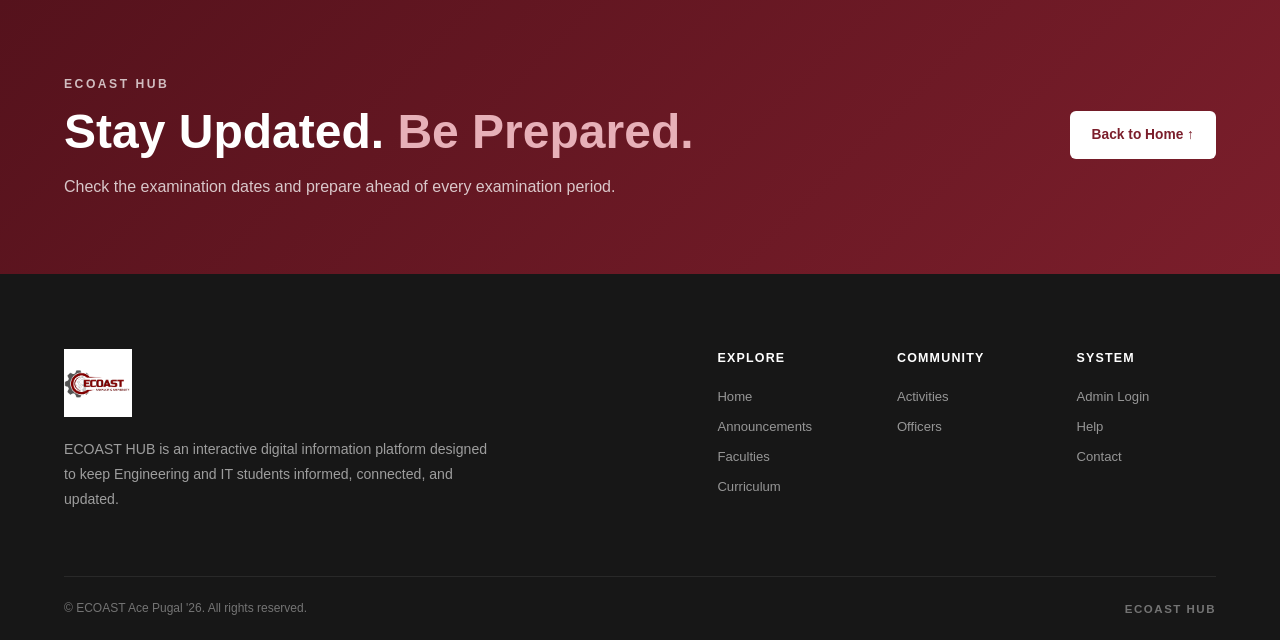
<file: announcements.html>
<!DOCTYPE html>
<html lang="en">
<head>

    <meta charset="UTF-8">

    <meta name="viewport" content="width=device-width, initial-scale=1.0">
    <meta name="description" content="ECOAST HUB Examination Announcements and Schedules">

    <title>ECOAST HUB | Examination Announcements</title>

    <link rel="icon" type="image/png" href="ECOAST Logo.png">
    <link rel="stylesheet" href="announcements.css">

</head>
<body>

    <header class="navbar">

        <div class="nav-container">

            <a href="index.html" class="brand">

                <div class="brand-logo">

                    <img src="ECOAST Logo.png" alt="ECOAST Logo">

                </div>

            </a>

            <nav class="nav-menu">

                <a href="index.html" class="nav-link">
                    Home
                </a>

                <a
                    href="announcements.html"
                    class="nav-link active"
                >
                    Announcements
                </a>

                <a
                    href="faculties.html"
                    class="nav-link"
                >
                    Faculties
                </a>

                <a
                    href="officer.html"
                    class="nav-link"
                >
                    Officers
                </a>

                <a
                    href="curriculum.html"
                    class="nav-link"
                >
                    Curriculum
                </a>

                <a
                    href="activities.html"
                    class="nav-link"
                >
                    Activities
                </a>

            </nav>


            <button
                class="menu-toggle"
                id="menuToggle"
                type="button"
                aria-label="Toggle navigation"
                aria-expanded="false"
            >

                <span></span>
                <span></span>
                <span></span>

            </button>

        </div>

    </header>

    <main>

        <section class="page-hero">

            <div class="section-container">

                <div class="page-hero-content">

                    <span class="eyebrow">
                        ECOAST HUB
                    </span>

                    <h1>
                        Examination
                        <span>Announcements</span>
                    </h1>

                    <p>
                        Stay informed about upcoming examinations
                        and important academic dates for the
                        ECOAST student community.
                    </p>

                </div>

            </div>

        </section>

        <section
            class="exam-section"
            id="examAnnouncements"
        >

            <div class="section-container">


                <div class="section-heading">

                    <span class="eyebrow">
                        ACADEMIC CALENDAR
                    </span>

                    <h2>
                        Examination
                        <span>Dates</span>
                    </h2>

                    <p>
                        Keep track of the scheduled examination
                        periods throughout the academic term.
                    </p>

                </div>


                <div class="exam-grid">

                    <article
                        class="exam-card"
                        data-exam-card="preliminary"
                    >

                        <div class="exam-card-header">

                            <div class="exam-number">
                                01
                            </div>

                            <span class="exam-status">
                                UPCOMING
                            </span>

                        </div>

                        <div class="exam-card-body">

                            <span class="exam-type">
                                PRELIMINARY EXAMINATION
                            </span>

                            <h3>
                                Preliminary Examination
                            </h3>

                            <div class="exam-date">

                                <span class="date-icon">
                                    📅
                                </span>

                                <span>
                                    August 24–25, 2026
                                </span>

                            </div>


                            <p>
                                Preliminary examination period.
                            </p>

                        </div>

                    </article>

                    <article
                        class="exam-card"
                        data-exam-card="midterm"
                    >

                        <div class="exam-card-header">

                            <div class="exam-number">
                                02
                            </div>

                            <span class="exam-status">
                                UPCOMING
                            </span>

                        </div>

                        <div class="exam-card-body">

                            <span class="exam-type">
                                MIDTERM EXAMINATION
                            </span>

                            <h3>
                                Midterm Examination
                            </h3>


                            <div class="exam-date">

                                <span class="date-icon">
                                    📅
                                </span>

                                <span>
                                    September 16–17, 2026
                                </span>

                            </div>


                            <p>
                                Midterm examination period.
                            </p>

                        </div>

                    </article>

                    <article
                        class="exam-card"
                        data-exam-card="semifinal"
                    >

                        <div class="exam-card-header">

                            <div class="exam-number">
                                03
                            </div>

                            <span class="exam-status">
                                UPCOMING
                            </span>

                        </div>


                        <div class="exam-card-body">

                            <span class="exam-type">
                                SEMIFINAL EXAMINATION
                            </span>

                            <h3>
                                Semifinal Examination
                            </h3>


                            <div class="exam-date">

                                <span class="date-icon">
                                    📅
                                </span>

                                <span>
                                    October 7–8, 2026
                                </span>

                            </div>


                            <p>
                                Semifinal examination period.
                            </p>

                        </div>

                    </article>

                    <article
                        class="exam-card"
                        data-exam-card="final"
                    >

                        <div class="exam-card-header">

                            <div class="exam-number">
                                04
                            </div>

                            <span class="exam-status">
                                UPCOMING
                            </span>

                        </div>


                        <div class="exam-card-body">

                            <span class="exam-type">
                                FINAL EXAMINATION
                            </span>

                            <h3>
                                Final Examination
                            </h3>


                            <div class="exam-date">

                                <span class="date-icon">
                                    📅
                                </span>

                                <span>
                                    October 27–28, 2026
                                </span>

                            </div>


                            <p>
                                Final examination period.
                            </p>

                        </div>

                    </article>


                </div>

            </div>

        </section>

        <section class="exam-note-section">

            <div class="section-container">

                <div class="exam-note">

                    <div class="note-icon">
                        !
                    </div>


                    <div class="note-content">

                        <span class="note-label">
                            IMPORTANT REMINDER
                        </span>

                        <h3>
                            Pay Tuition Then Make Sure You Have a Permit
                        </h3>

                        <p>
                            Students are reminded to settle their
                            tuition requirements and make sure that
                            they have the necessary examination
                            permit before the examination period.
                        </p>

                    </div>

                </div>

            </div>

        </section>

        <section class="cta-section">

            <div class="cta-container">

                <div class="cta-content">

                    <span class="eyebrow">
                        ECOAST HUB
                    </span>

                    <h2>
                        Stay Updated.
                        <span>Be Prepared.</span>
                    </h2>

                    <p>
                        Check the examination dates and prepare
                        ahead of every examination period.
                    </p>

                </div>

                <a
                    href="index.html"
                    class="btn btn-light"
                >
                    Back to Home
                    ↑
                </a>

            </div>

        </section>

    </main>

    <footer class="footer">

        <div class="footer-container">

            <div class="footer-brand">

                <div class="brand">

                    <div class="brand-logo">

                        <img
                            src="ECOAST Logo.png"
                            alt="ECOAST Logo"
                        >

                    </div>

                </div>

                <p>
                    ECOAST HUB is an interactive digital
                    information platform designed to keep
                    Engineering and IT students informed,
                    connected, and updated.
                </p>

            </div>

            <div class="footer-links">

                <div class="footer-column">

                    <h4>
                        Explore
                    </h4>

                    <a href="index.html">
                        Home
                    </a>

                    <a href="announcements.html">
                        Announcements
                    </a>

                    <a href="faculties.html">
                        Faculties
                    </a>

                    <a href="curriculum.html">
                        Curriculum
                    </a>

                </div>

                <div class="footer-column">

                    <h4>
                        Community
                    </h4>

                    <a href="activities.html">
                        Activities
                    </a>

                    <a href="officer.html">
                        Officers
                    </a>

                </div>

                <div class="footer-column">

                    <h4>
                        System
                    </h4>

                    <a href="#">
                        Admin Login
                    </a>

                    <a href="#">
                        Help
                    </a>

                    <a href="#">
                        Contact
                    </a>

                </div>


            </div>

        </div>

        <div class="footer-bottom">

            <p>
                © ECOAST Ace Pugal '26. All rights reserved.
            </p>

            <span>
                ECOAST HUB
            </span>

        </div>

    </footer>

    <script src="api.js"></script>
    <script src="announcements.js"></script>

</body>

</html>
</file>
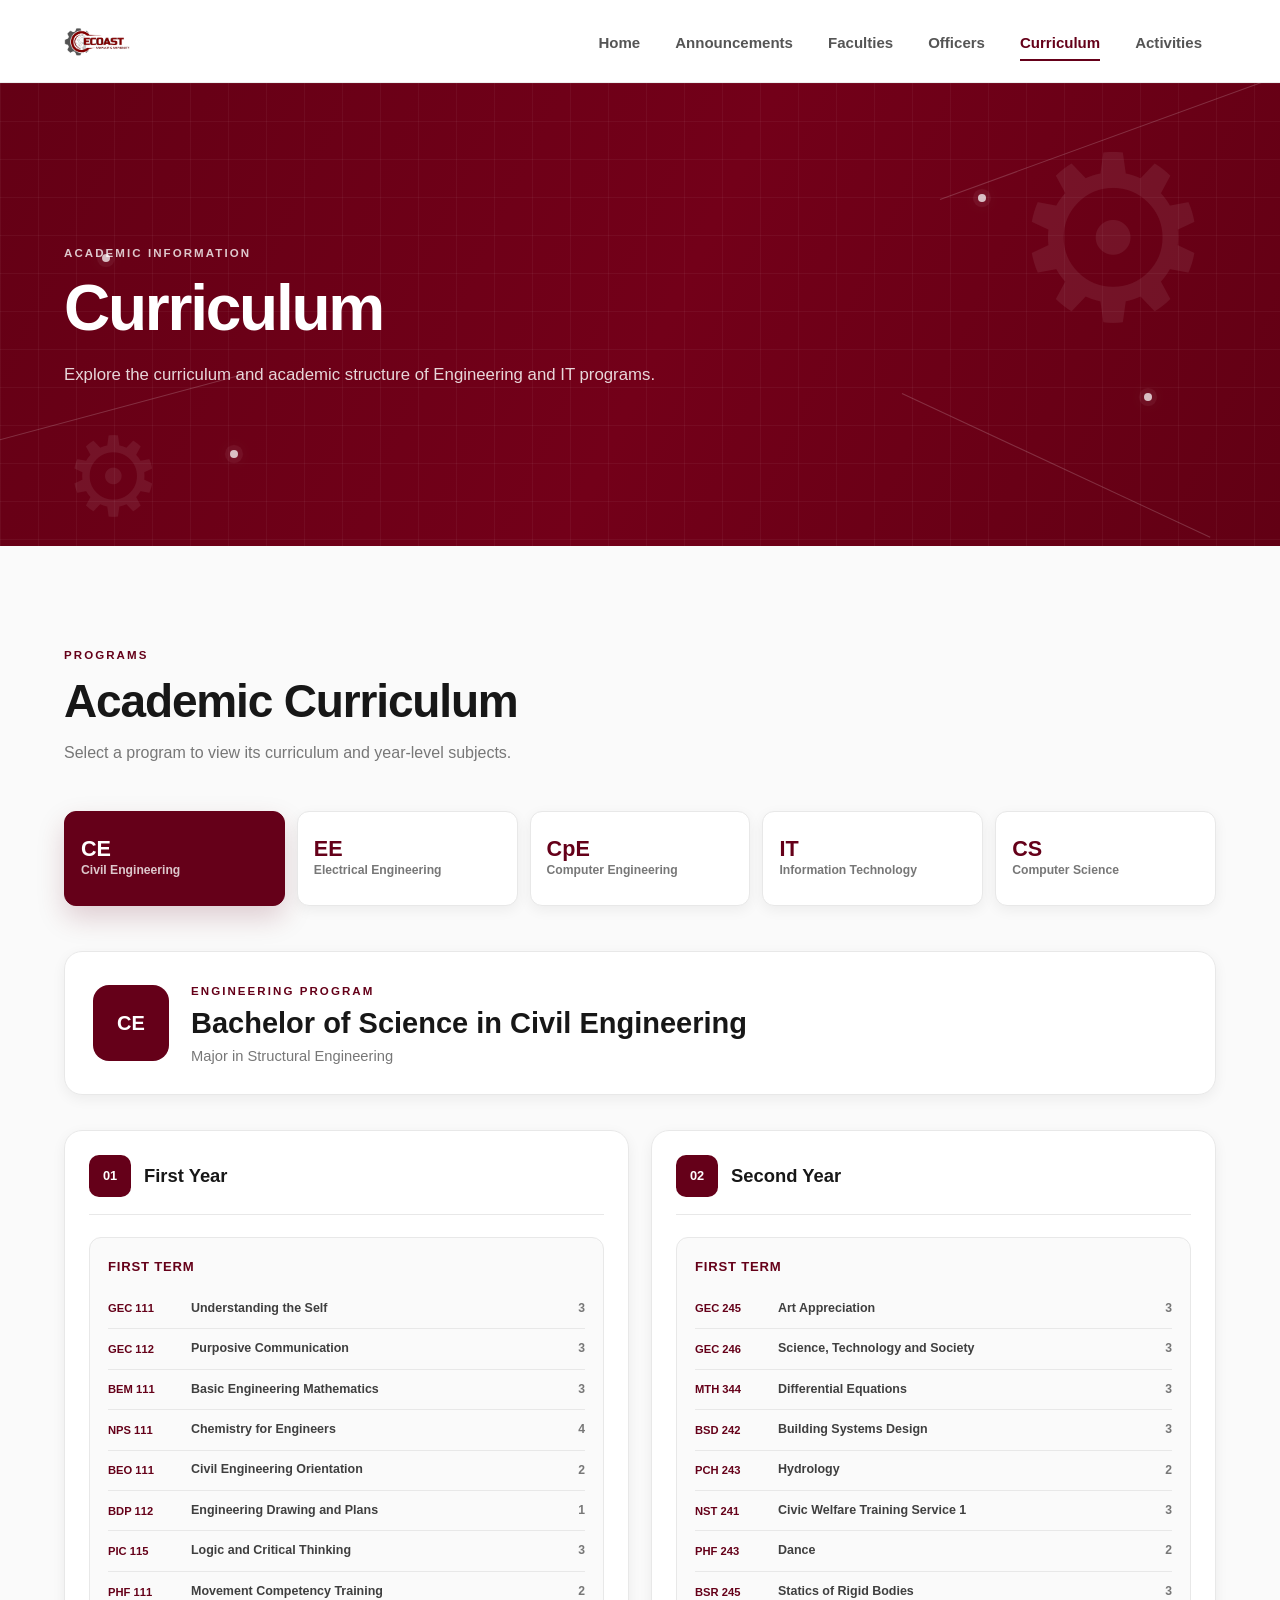
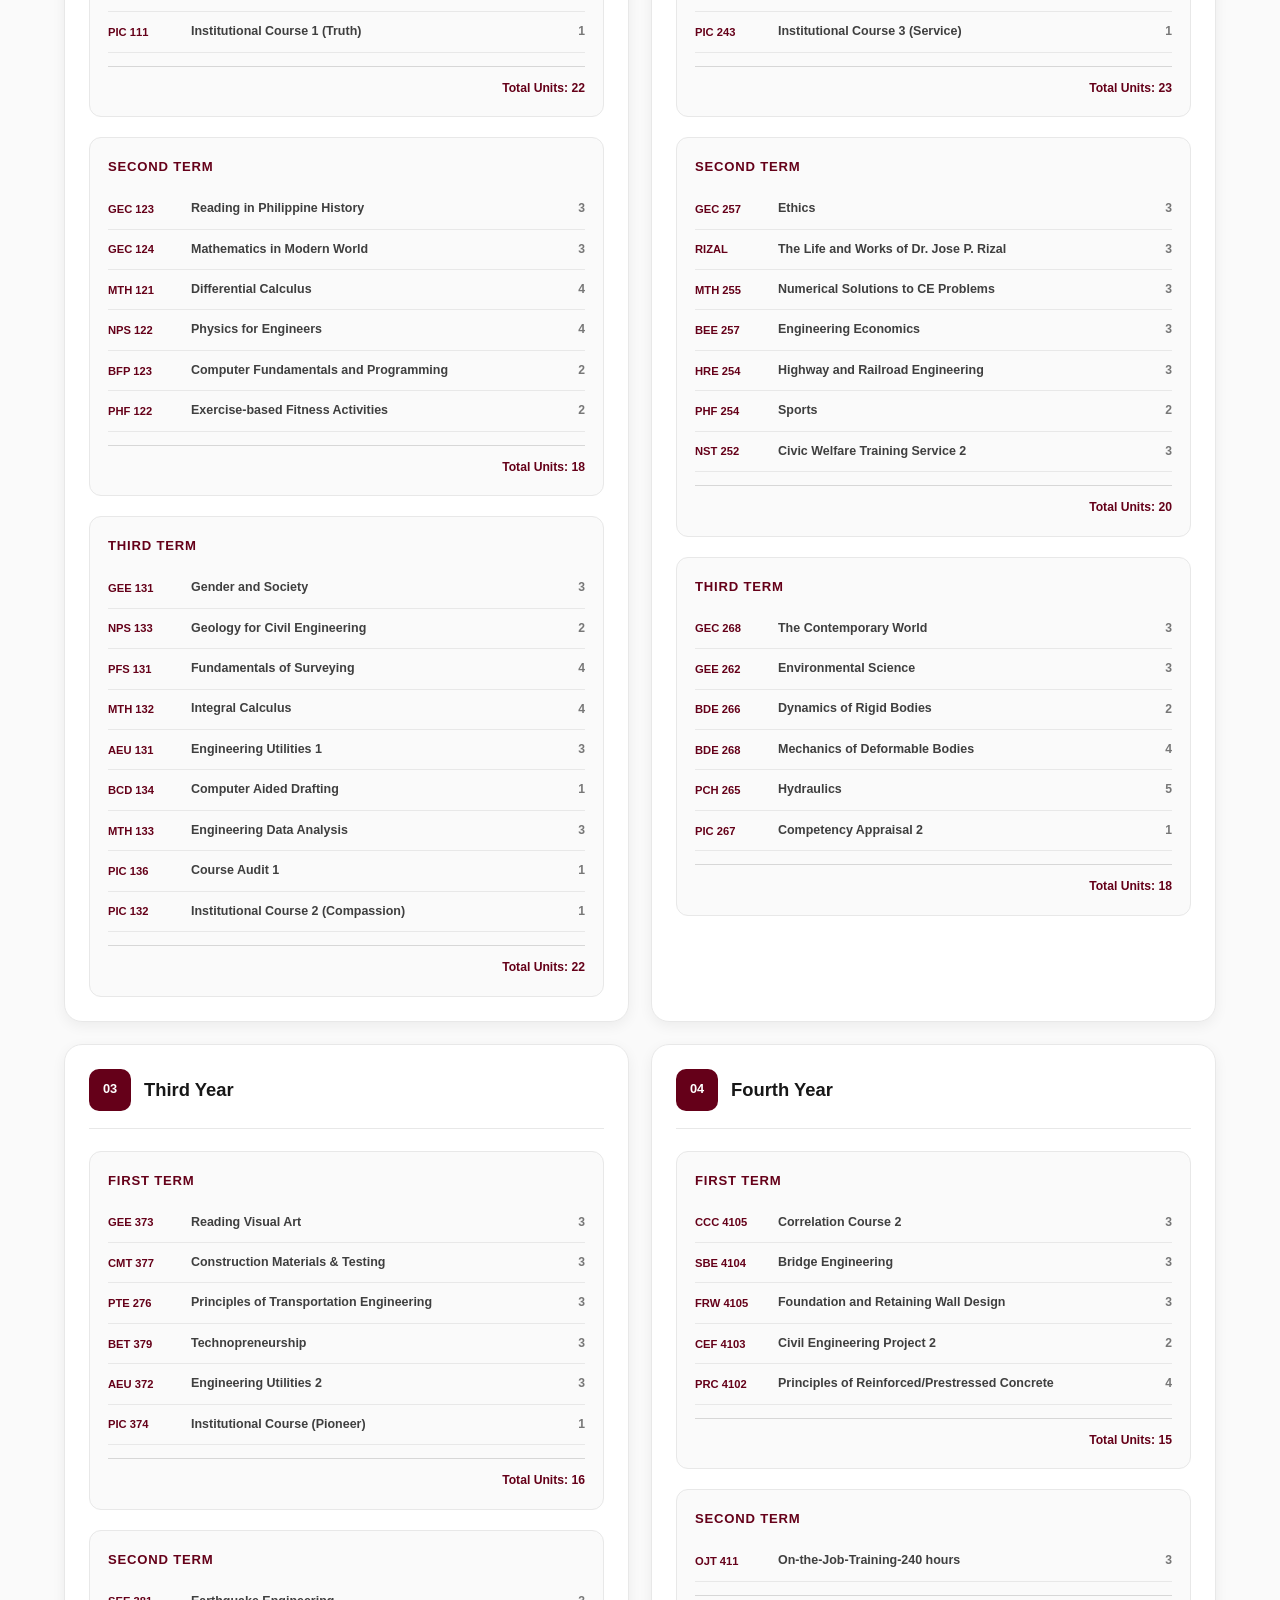
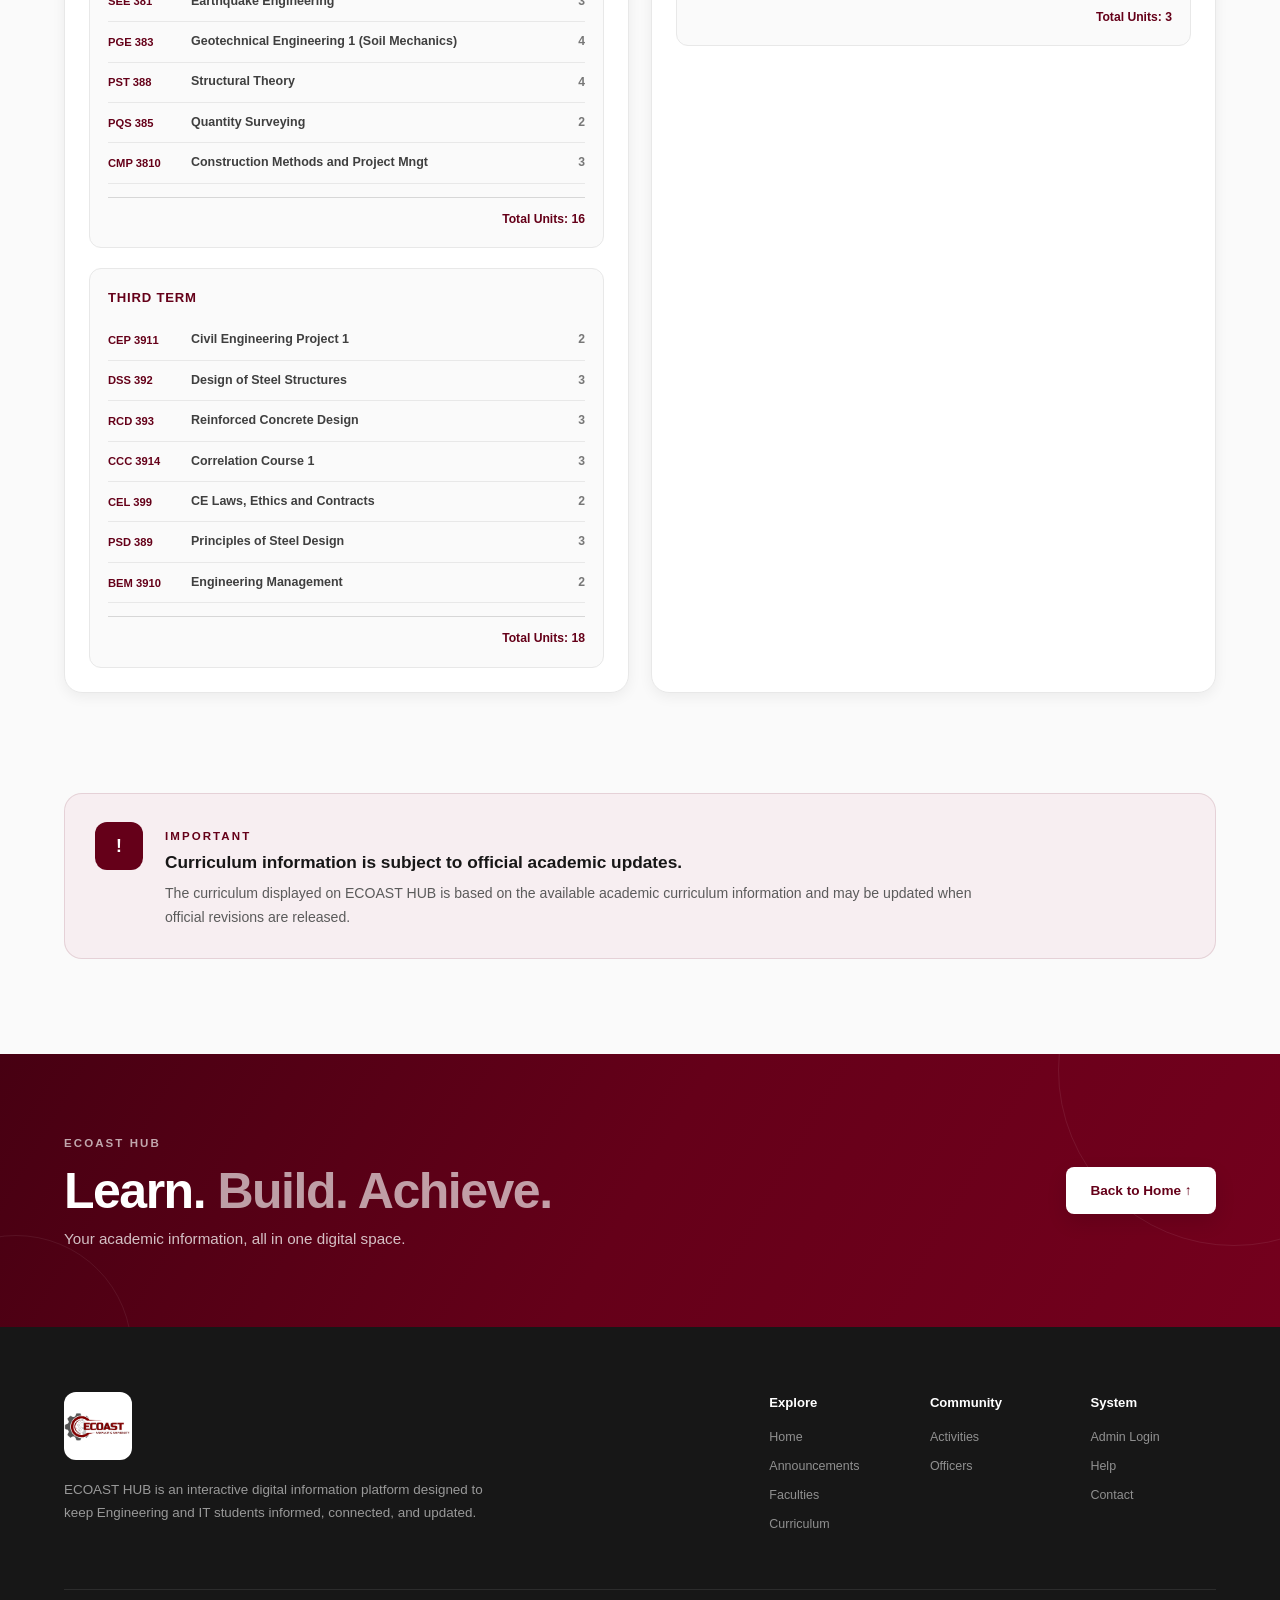
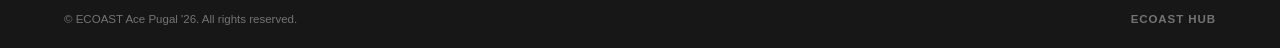
<file: curriculum.html>
<!DOCTYPE html>
<html lang="en">

<head>

    <meta charset="UTF-8">

    <meta
        name="viewport"
        content="width=device-width, initial-scale=1.0"
    >

    <title>Curriculum | ECOAST HUB</title>

    <meta
        name="description"
        content="ECOAST HUB curriculum information for Engineering and IT students."
    >

    <link rel="stylesheet" href="curriculum.css">

</head>

<body>

    <header class="navbar">

        <div class="nav-container">

            <a href="index.html" class="brand">

                <div class="brand-logo">
                    <img
                        src="ECOAST Logo.png"
                        alt="ECOAST Logo"
                    >
                </div>

            </a>

            <nav class="nav-menu">

                <a href="index.html" class="nav-link">
                    Home
                </a>

                <a href="announcements.html" class="nav-link">
                    Announcements
                </a>

                <a href="faculties.html" class="nav-link">
                    Faculties
                </a>

                <a href="officer.html" class="nav-link">
                    Officers
                </a>

                <a
                    href="curriculum.html"
                    class="nav-link active"
                >
                    Curriculum
                </a>

                <a href="activities.html" class="nav-link">
                    Activities
                </a>

            </nav>

            <button
                class="menu-toggle"
                id="menuToggle"
                type="button"
                aria-label="Toggle navigation"
            >

                <span></span>
                <span></span>
                <span></span>

            </button>

        </div>

    </header>

    <main>

        <section class="page-hero">

            <div class="page-hero-background">

                <div class="tech-grid"></div>

                <div class="tech-line line-one"></div>
                <div class="tech-line line-two"></div>
                <div class="tech-line line-three"></div>

                <div class="tech-node node-one"></div>
                <div class="tech-node node-two"></div>
                <div class="tech-node node-three"></div>
                <div class="tech-node node-four"></div>

                <div class="gear gear-large">
                    ⚙
                </div>

                <div class="gear gear-small">
                    ⚙
                </div>

            </div>

            <div class="section-container">

                <div class="hero-content">

                    <span class="eyebrow">
                        ACADEMIC INFORMATION
                    </span>

                    <h1>
                        Curriculum
                    </h1>

                    <p>
                        Explore the curriculum and academic
                        structure of Engineering and IT programs.
                    </p>

                </div>

            </div>

        </section>

        <section class="curriculum-section">

            <div class="section-container">

                <div class="section-heading">

                    <span class="eyebrow">
                        PROGRAMS
                    </span>

                    <h2>
                        Academic Curriculum
                    </h2>

                    <p>
                        Select a program to view its curriculum
                        and year-level subjects.
                    </p>

                </div>

                <div class="program-buttons">

                    <button
                        type="button"
                        class="program-button active"
                        data-program="CE"
                    >

                        <span class="program-code">
                            CE
                        </span>

                        <span class="program-name">
                            Civil Engineering
                        </span>

                    </button>


                    <button
                        type="button"
                        class="program-button"
                        data-program="EE"
                    >

                        <span class="program-code">
                            EE
                        </span>

                        <span class="program-name">
                            Electrical Engineering
                        </span>

                    </button>


                    <button
                        type="button"
                        class="program-button"
                        data-program="CPE"
                    >

                        <span class="program-code">
                            CpE
                        </span>

                        <span class="program-name">
                            Computer Engineering
                        </span>

                    </button>


                    <button
                        type="button"
                        class="program-button"
                        data-program="IT"
                    >

                        <span class="program-code">
                            IT
                        </span>

                        <span class="program-name">
                            Information Technology
                        </span>

                    </button>


                    <button
                        type="button"
                        class="program-button"
                        data-program="CS"
                    >

                        <span class="program-code">
                            CS
                        </span>

                        <span class="program-name">
                            Computer Science
                        </span>

                    </button>

                </div>

                <article
                    class="curriculum-program active"
                    data-program-content="CE"
                >

                    <div class="program-header">

                        <div class="program-header-code">
                            CE
                        </div>

                        <div>

                            <span class="eyebrow">
                                ENGINEERING PROGRAM
                            </span>

                            <h3>
                                Bachelor of Science in Civil Engineering
                            </h3>

                            <p>
                                Major in Structural Engineering
                            </p>

                        </div>

                    </div>


                    <div class="year-grid">

                        <div class="year-card">

                            <div class="year-header">
                                <span>01</span>
                                <h4>First Year</h4>
                            </div>


                            <div class="semester">

                                <h5>
                                    First Term
                                </h5>

                                <div class="subject">
                                    <span>GEC 111</span>
                                    <strong>Understanding the Self</strong>
                                    <em>3</em>
                                </div>

                                <div class="subject">
                                    <span>GEC 112</span>
                                    <strong>Purposive Communication</strong>
                                    <em>3</em>
                                </div>

                                <div class="subject">
                                    <span>BEM 111</span>
                                    <strong>Basic Engineering Mathematics</strong>
                                    <em>3</em>
                                </div>

                                <div class="subject">
                                    <span>NPS 111</span>
                                    <strong>Chemistry for Engineers</strong>
                                    <em>4</em>
                                </div>

                                <div class="subject">
                                    <span>BEO 111</span>
                                    <strong>Civil Engineering Orientation</strong>
                                    <em>2</em>
                                </div>

                                <div class="subject">
                                    <span>BDP 112</span>
                                    <strong>Engineering Drawing and Plans</strong>
                                    <em>1</em>
                                </div>

                                <div class="subject">
                                    <span>PIC 115</span>
                                    <strong>Logic and Critical Thinking</strong>
                                    <em>3</em>
                                </div>

                                <div class="subject">
                                    <span>PHF 111</span>
                                    <strong>Movement Competency Training</strong>
                                    <em>2</em>
                                </div>

                                <div class="subject">
                                    <span>PIC 111</span>
                                    <strong>Institutional Course 1 (Truth)</strong>
                                    <em>1</em>
                                </div>

                                <div class="semester-total">
                                    Total Units: 22
                                </div>

                            </div>


                            <div class="semester">

                                <h5>
                                    Second Term
                                </h5>

                                <div class="subject">
                                    <span>GEC 123</span>
                                    <strong>Reading in Philippine History</strong>
                                    <em>3</em>
                                </div>

                                <div class="subject">
                                    <span>GEC 124</span>
                                    <strong>Mathematics in Modern World</strong>
                                    <em>3</em>
                                </div>

                                <div class="subject">
                                    <span>MTH 121</span>
                                    <strong>Differential Calculus</strong>
                                    <em>4</em>
                                </div>

                                <div class="subject">
                                    <span>NPS 122</span>
                                    <strong>Physics for Engineers</strong>
                                    <em>4</em>
                                </div>

                                <div class="subject">
                                    <span>BFP 123</span>
                                    <strong>Computer Fundamentals and Programming</strong>
                                    <em>2</em>
                                </div>

                                <div class="subject">
                                    <span>PHF 122</span>
                                    <strong>Exercise-based Fitness Activities</strong>
                                    <em>2</em>
                                </div>

                                <div class="semester-total">
                                    Total Units: 18
                                </div>

                            </div>


                            <div class="semester">

                                <h5>
                                    Third Term
                                </h5>

                                <div class="subject">
                                    <span>GEE 131</span>
                                    <strong>Gender and Society</strong>
                                    <em>3</em>
                                </div>

                                <div class="subject">
                                    <span>NPS 133</span>
                                    <strong>Geology for Civil Engineering</strong>
                                    <em>2</em>
                                </div>

                                <div class="subject">
                                    <span>PFS 131</span>
                                    <strong>Fundamentals of Surveying</strong>
                                    <em>4</em>
                                </div>

                                <div class="subject">
                                    <span>MTH 132</span>
                                    <strong>Integral Calculus</strong>
                                    <em>4</em>
                                </div>

                                <div class="subject">
                                    <span>AEU 131</span>
                                    <strong>Engineering Utilities 1</strong>
                                    <em>3</em>
                                </div>

                                <div class="subject">
                                    <span>BCD 134</span>
                                    <strong>Computer Aided Drafting</strong>
                                    <em>1</em>
                                </div>

                                <div class="subject">
                                    <span>MTH 133</span>
                                    <strong>Engineering Data Analysis</strong>
                                    <em>3</em>
                                </div>

                                <div class="subject">
                                    <span>PIC 136</span>
                                    <strong>Course Audit 1</strong>
                                    <em>1</em>
                                </div>

                                <div class="subject">
                                    <span>PIC 132</span>
                                    <strong>Institutional Course 2 (Compassion)</strong>
                                    <em>1</em>
                                </div>

                                <div class="semester-total">
                                    Total Units: 22
                                </div>

                            </div>

                        </div>

                        <div class="year-card">

                            <div class="year-header">
                                <span>02</span>
                                <h4>Second Year</h4>
                            </div>


                            <div class="semester">

                                <h5>
                                    First Term
                                </h5>

                                <div class="subject">
                                    <span>GEC 245</span>
                                    <strong>Art Appreciation</strong>
                                    <em>3</em>
                                </div>

                                <div class="subject">
                                    <span>GEC 246</span>
                                    <strong>Science, Technology and Society</strong>
                                    <em>3</em>
                                </div>

                                <div class="subject">
                                    <span>MTH 344</span>
                                    <strong>Differential Equations</strong>
                                    <em>3</em>
                                </div>

                                <div class="subject">
                                    <span>BSD 242</span>
                                    <strong>Building Systems Design</strong>
                                    <em>3</em>
                                </div>

                                <div class="subject">
                                    <span>PCH 243</span>
                                    <strong>Hydrology</strong>
                                    <em>2</em>
                                </div>

                                <div class="subject">
                                    <span>NST 241</span>
                                    <strong>Civic Welfare Training Service 1</strong>
                                    <em>3</em>
                                </div>

                                <div class="subject">
                                    <span>PHF 243</span>
                                    <strong>Dance</strong>
                                    <em>2</em>
                                </div>

                                <div class="subject">
                                    <span>BSR 245</span>
                                    <strong>Statics of Rigid Bodies</strong>
                                    <em>3</em>
                                </div>

                                <div class="subject">
                                    <span>PIC 243</span>
                                    <strong>Institutional Course 3 (Service)</strong>
                                    <em>1</em>
                                </div>

                                <div class="semester-total">
                                    Total Units: 23
                                </div>

                            </div>


                            <div class="semester">

                                <h5>
                                    Second Term
                                </h5>

                                <div class="subject">
                                    <span>GEC 257</span>
                                    <strong>Ethics</strong>
                                    <em>3</em>
                                </div>

                                <div class="subject">
                                    <span>RIZAL</span>
                                    <strong>The Life and Works of Dr. Jose P. Rizal</strong>
                                    <em>3</em>
                                </div>

                                <div class="subject">
                                    <span>MTH 255</span>
                                    <strong>Numerical Solutions to CE Problems</strong>
                                    <em>3</em>
                                </div>

                                <div class="subject">
                                    <span>BEE 257</span>
                                    <strong>Engineering Economics</strong>
                                    <em>3</em>
                                </div>

                                <div class="subject">
                                    <span>HRE 254</span>
                                    <strong>Highway and Railroad Engineering</strong>
                                    <em>3</em>
                                </div>

                                <div class="subject">
                                    <span>PHF 254</span>
                                    <strong>Sports</strong>
                                    <em>2</em>
                                </div>

                                <div class="subject">
                                    <span>NST 252</span>
                                    <strong>Civic Welfare Training Service 2</strong>
                                    <em>3</em>
                                </div>

                                <div class="semester-total">
                                    Total Units: 20
                                </div>

                            </div>


                            <div class="semester">

                                <h5>
                                    Third Term
                                </h5>

                                <div class="subject">
                                    <span>GEC 268</span>
                                    <strong>The Contemporary World</strong>
                                    <em>3</em>
                                </div>

                                <div class="subject">
                                    <span>GEE 262</span>
                                    <strong>Environmental Science</strong>
                                    <em>3</em>
                                </div>

                                <div class="subject">
                                    <span>BDE 266</span>
                                    <strong>Dynamics of Rigid Bodies</strong>
                                    <em>2</em>
                                </div>

                                <div class="subject">
                                    <span>BDE 268</span>
                                    <strong>Mechanics of Deformable Bodies</strong>
                                    <em>4</em>
                                </div>

                                <div class="subject">
                                    <span>PCH 265</span>
                                    <strong>Hydraulics</strong>
                                    <em>5</em>
                                </div>

                                <div class="subject">
                                    <span>PIC 267</span>
                                    <strong>Competency Appraisal 2</strong>
                                    <em>1</em>
                                </div>

                                <div class="semester-total">
                                    Total Units: 18
                                </div>

                            </div>

                        </div>

                        <div class="year-card">

                            <div class="year-header">
                                <span>03</span>
                                <h4>Third Year</h4>
                            </div>


                            <div class="semester">

                                <h5>
                                    First Term
                                </h5>

                                <div class="subject">
                                    <span>GEE 373</span>
                                    <strong>Reading Visual Art</strong>
                                    <em>3</em>
                                </div>

                                <div class="subject">
                                    <span>CMT 377</span>
                                    <strong>Construction Materials & Testing</strong>
                                    <em>3</em>
                                </div>

                                <div class="subject">
                                    <span>PTE 276</span>
                                    <strong>Principles of Transportation Engineering</strong>
                                    <em>3</em>
                                </div>

                                <div class="subject">
                                    <span>BET 379</span>
                                    <strong>Technopreneurship</strong>
                                    <em>3</em>
                                </div>

                                <div class="subject">
                                    <span>AEU 372</span>
                                    <strong>Engineering Utilities 2</strong>
                                    <em>3</em>
                                </div>

                                <div class="subject">
                                    <span>PIC 374</span>
                                    <strong>Institutional Course (Pioneer)</strong>
                                    <em>1</em>
                                </div>

                                <div class="semester-total">
                                    Total Units: 16
                                </div>

                            </div>


                            <div class="semester">

                                <h5>
                                    Second Term
                                </h5>

                                <div class="subject">
                                    <span>SEE 381</span>
                                    <strong>Earthquake Engineering</strong>
                                    <em>3</em>
                                </div>

                                <div class="subject">
                                    <span>PGE 383</span>
                                    <strong>Geotechnical Engineering 1 (Soil Mechanics)</strong>
                                    <em>4</em>
                                </div>

                                <div class="subject">
                                    <span>PST 388</span>
                                    <strong>Structural Theory</strong>
                                    <em>4</em>
                                </div>

                                <div class="subject">
                                    <span>PQS 385</span>
                                    <strong>Quantity Surveying</strong>
                                    <em>2</em>
                                </div>

                                <div class="subject">
                                    <span>CMP 3810</span>
                                    <strong>Construction Methods and Project Mngt</strong>
                                    <em>3</em>
                                </div>

                                <div class="semester-total">
                                    Total Units: 16
                                </div>

                            </div>


                            <div class="semester">

                                <h5>
                                    Third Term
                                </h5>

                                <div class="subject">
                                    <span>CEP 3911</span>
                                    <strong>Civil Engineering Project 1</strong>
                                    <em>2</em>
                                </div>

                                <div class="subject">
                                    <span>DSS 392</span>
                                    <strong>Design of Steel Structures</strong>
                                    <em>3</em>
                                </div>

                                <div class="subject">
                                    <span>RCD 393</span>
                                    <strong>Reinforced Concrete Design</strong>
                                    <em>3</em>
                                </div>

                                <div class="subject">
                                    <span>CCC 3914</span>
                                    <strong>Correlation Course 1</strong>
                                    <em>3</em>
                                </div>

                                <div class="subject">
                                    <span>CEL 399</span>
                                    <strong>CE Laws, Ethics and Contracts</strong>
                                    <em>2</em>
                                </div>

                                <div class="subject">
                                    <span>PSD 389</span>
                                    <strong>Principles of Steel Design</strong>
                                    <em>3</em>
                                </div>

                                <div class="subject">
                                    <span>BEM 3910</span>
                                    <strong>Engineering Management</strong>
                                    <em>2</em>
                                </div>

                                <div class="semester-total">
                                    Total Units: 18
                                </div>

                            </div>

                        </div>

                        <div class="year-card">

                            <div class="year-header">
                                <span>04</span>
                                <h4>Fourth Year</h4>
                            </div>


                            <div class="semester">

                                <h5>
                                    First Term
                                </h5>

                                <div class="subject">
                                    <span>CCC 4105</span>
                                    <strong>Correlation Course 2</strong>
                                    <em>3</em>
                                </div>

                                <div class="subject">
                                    <span>SBE 4104</span>
                                    <strong>Bridge Engineering</strong>
                                    <em>3</em>
                                </div>

                                <div class="subject">
                                    <span>FRW 4105</span>
                                    <strong>Foundation and Retaining Wall Design</strong>
                                    <em>3</em>
                                </div>

                                <div class="subject">
                                    <span>CEF 4103</span>
                                    <strong>Civil Engineering Project 2</strong>
                                    <em>2</em>
                                </div>

                                <div class="subject">
                                    <span>PRC 4102</span>
                                    <strong>Principles of Reinforced/Prestressed Concrete</strong>
                                    <em>4</em>
                                </div>

                                <div class="semester-total">
                                    Total Units: 15
                                </div>

                            </div>


                            <div class="semester">

                                <h5>
                                    Second Term
                                </h5>

                                <div class="subject">
                                    <span>OJT 411</span>
                                    <strong>On-the-Job-Training-240 hours</strong>
                                    <em>3</em>
                                </div>

                                <div class="semester-total">
                                    Total Units: 3
                                </div>

                            </div>

                        </div>

                    </div>

                </article>

                <article
                    class="curriculum-program"
                    data-program-content="EE"
                >

                    <div class="program-header">

                        <div class="program-header-code">
                            EE
                        </div>

                        <div>

                            <span class="eyebrow">
                                ENGINEERING PROGRAM
                            </span>

                            <h3>
                                Bachelor of Science in Electrical Engineering
                            </h3>

                            <p>
                                Major in Advanced Electrical System Design
                            </p>

                        </div>

                    </div>


                    <div class="year-grid">

                        <div class="year-card">

                            <div class="year-header">
                                <span>01</span>
                                <h4>First Year</h4>
                            </div>


                            <div class="semester">

                                <h5>First Term</h5>

                                <div class="subject">
                                    <span>GEC 111</span>
                                    <strong>Understanding the Self</strong>
                                    <em>3</em>
                                </div>

                                <div class="subject">
                                    <span>GEC 112</span>
                                    <strong>Purposive Communication</strong>
                                    <em>3</em>
                                </div>

                                <div class="subject">
                                    <span>BEM 111</span>
                                    <strong>Basic Engineering Mathematics</strong>
                                    <em>3</em>
                                </div>

                                <div class="subject">
                                    <span>NPS 111</span>
                                    <strong>Chemistry for Engineers</strong>
                                    <em>4</em>
                                </div>

                                <div class="subject">
                                    <span>PIC 115</span>
                                    <strong>Logic and Critical Thinking</strong>
                                    <em>3</em>
                                </div>

                                <div class="subject">
                                    <span>PHF 111</span>
                                    <strong>Movement Competency Training</strong>
                                    <em>2</em>
                                </div>

                                <div class="subject">
                                    <span>PIC 111</span>
                                    <strong>Institutional Course 1 (Truth)</strong>
                                    <em>1</em>
                                </div>

                                <div class="semester-total">
                                    Total Units: 19
                                </div>

                            </div>


                            <div class="semester">

                                <h5>Second Term</h5>

                                <div class="subject">
                                    <span>GEC 123</span>
                                    <strong>Reading in Philippine History</strong>
                                    <em>3</em>
                                </div>

                                <div class="subject">
                                    <span>GEC 124</span>
                                    <strong>Mathematics in Modern World</strong>
                                    <em>3</em>
                                </div>

                                <div class="subject">
                                    <span>MTH 121</span>
                                    <strong>Differential Calculus</strong>
                                    <em>4</em>
                                </div>

                                <div class="subject">
                                    <span>NPS 122</span>
                                    <strong>Physics for Engineers</strong>
                                    <em>4</em>
                                </div>

                                <div class="subject">
                                    <span>ACF 121</span>
                                    <strong>Computer Fundamentals and Programming</strong>
                                    <em>2</em>
                                </div>

                                <div class="subject">
                                    <span>PHF 122</span>
                                    <strong>Exercise-based Fitness Activities</strong>
                                    <em>2</em>
                                </div>

                                <div class="semester-total">
                                    Total Units: 18
                                </div>

                            </div>


                            <div class="semester">

                                <h5>Third Term</h5>

                                <div class="subject">
                                    <span>GEE 131</span>
                                    <strong>Gender and Society</strong>
                                    <em>3</em>
                                </div>

                                <div class="subject">
                                    <span>MTH 133</span>
                                    <strong>Engineering Data Analysis</strong>
                                    <em>3</em>
                                </div>

                                <div class="subject">
                                    <span>ABT 132</span>
                                    <strong>Basic Thermodynamics</strong>
                                    <em>4</em>
                                </div>

                                <div class="subject">
                                    <span>PEC 131</span>
                                    <strong>Electrical Circuits 1</strong>
                                    <em>3</em>
                                </div>

                                <div class="subject">
                                    <span>MTH 132</span>
                                    <strong>Integral Calculus</strong>
                                    <em>4</em>
                                </div>

                                <div class="subject">
                                    <span>BES 132b</span>
                                    <strong>Computer Aided Drafting</strong>
                                    <em>1</em>
                                </div>

                                <div class="subject">
                                    <span>PIC 136</span>
                                    <strong>Course Audit 1</strong>
                                    <em>1</em>
                                </div>

                                <div class="subject">
                                    <span>PIC 132</span>
                                    <strong>Institutional Course 2 (Compassion)</strong>
                                    <em>1</em>
                                </div>

                                <div class="semester-total">
                                    Total Units: 19
                                </div>

                            </div>

                        </div>

                        <div class="year-card">

                            <div class="year-header">
                                <span>02</span>
                                <h4>Second Year</h4>
                            </div>


                            <div class="semester">

                                <h5>First Term</h5>

                                <div class="subject">
                                    <span>GEC 245</span>
                                    <strong>Art Appreciation</strong>
                                    <em>3</em>
                                </div>

                                <div class="subject">
                                    <span>GEC 246</span>
                                    <strong>Science, Technology and Society</strong>
                                    <em>3</em>
                                </div>

                                <div class="subject">
                                    <span>MTH 344</span>
                                    <strong>Differential Equations</strong>
                                    <em>3</em>
                                </div>

                                <div class="subject">
                                    <span>PEC 242</span>
                                    <strong>Electrical Circuits 2</strong>
                                    <em>3</em>
                                </div>

                                <div class="subject">
                                    <span>AEM 243</span>
                                    <strong>Electromagnetics</strong>
                                    <em>2</em>
                                </div>

                                <div class="subject">
                                    <span>NST 241</span>
                                    <strong>Civic Welfare Training Service 1</strong>
                                    <em>3</em>
                                </div>

                                <div class="subject">
                                    <span>PHF 243</span>
                                    <strong>Individual and Dual Sports</strong>
                                    <em>2</em>
                                </div>

                                <div class="subject">
                                    <span>PIC 243</span>
                                    <strong>Institutional Course 3 (Service)</strong>
                                    <em>1</em>
                                </div>

                                <div class="subject">
                                    <span>BES 241</span>
                                    <strong>Engineering Mechanics (Statics of Rigid Bodies)</strong>
                                    <em>3</em>
                                </div>

                                <div class="semester-total">
                                    Total Units: 24
                                </div>

                            </div>


                            <div class="semester">

                                <h5>Second Term</h5>

                                <div class="subject">
                                    <span>GEC 257</span>
                                    <strong>Ethics</strong>
                                    <em>3</em>
                                </div>

                                <div class="subject">
                                    <span>RIZAL</span>
                                    <strong>The Life and Works of Dr. Jose P. Rizal</strong>
                                    <em>3</em>
                                </div>

                                <div class="subject">
                                    <span>AFM 254</span>
                                    <strong>Fluid Mechanics</strong>
                                    <em>4</em>
                                </div>

                                <div class="subject">
                                    <span>BES 253</span>
                                    <strong>Engineering Economics</strong>
                                    <em>3</em>
                                </div>

                                <div class="subject">
                                    <span>AEC 255</span>
                                    <strong>Electronics Circuits: Device and Analysis</strong>
                                    <em>3</em>
                                </div>

                                <div class="subject">
                                    <span>PNM 253</span>
                                    <strong>Numerical Methods and Analysis</strong>
                                    <em>3</em>
                                </div>

                                <div class="subject">
                                    <span>PHF 254</span>
                                    <strong>Team Sports</strong>
                                    <em>2</em>
                                </div>

                                <div class="subject">
                                    <span>NST 252</span>
                                    <strong>Civic Welfare Training Service 2</strong>
                                    <em>3</em>
                                </div>

                                <div class="semester-total">
                                    Total Units: 23
                                </div>

                            </div>


                            <div class="semester">

                                <h5>Third Term</h5>

                                <div class="subject">
                                    <span>GEC 268</span>
                                    <strong>The Contemporary World</strong>
                                    <em>3</em>
                                </div>

                                <div class="subject">
                                    <span>GEE 262</span>
                                    <strong>Environmental Science</strong>
                                    <em>3</em>
                                </div>

                                <div class="subject">
                                    <span>ADB 266</span>
                                    <strong>Fundamentals of Deformable Bodies</strong>
                                    <em>2</em>
                                </div>

                                <div class="subject">
                                    <span>AIE 268</span>
                                    <strong>Industrial Electronics</strong>
                                    <em>4</em>
                                </div>

                                <div class="subject">
                                    <span>PIC 267</span>
                                    <strong>Course Audit 2</strong>
                                    <em>1</em>
                                </div>

                                <div class="subject">
                                    <span>PEM 263</span>
                                    <strong>Electrical Machines 1</strong>
                                    <em>2</em>
                                </div>

                                <div class="subject">
                                    <span>BET 264</span>
                                    <strong>Fundamentals of Mixed Signals and Sensors</strong>
                                    <em>3</em>
                                </div>

                                <div class="semester-total">
                                    Total Units: 18
                                </div>

                            </div>

                        </div>


                        <div class="year-card">

                            <div class="year-header">
                                <span>03</span>
                                <h4>Third Year</h4>
                            </div>


                            <div class="semester">

                                <h5>First Term</h5>

                                <div class="subject">
                                    <span>GEE 373</span>
                                    <strong>Reading Visual Art</strong>
                                    <em>3</em>
                                </div>

                                <div class="subject">
                                    <span>ABS 379</span>
                                    <strong>Basic Occupational Safety and Health</strong>
                                    <em>3</em>
                                </div>

                                <div class="subject">
                                    <span>AMS 378</span>
                                    <strong>Material Science and Engineering</strong>
                                    <em>3</em>
                                </div>

                                <div class="subject">
                                    <span>AFE 374</span>
                                    <strong>Institutional Course 4 (Pioneer)</strong>
                                    <em>1</em>
                                </div>

                                <div class="subject">
                                    <span>BET 374</span>
                                    <strong>Technopreneurship</strong>
                                    <em>3</em>
                                </div>

                                <div class="subject">
                                    <span>AIS 277</span>
                                    <strong>Logic Circuits and Switching Theory</strong>
                                    <em>2</em>
                                </div>

                                <div class="semester-total">
                                    Total Units: 17
                                </div>

                            </div>


                            <div class="semester">

                                <h5>Second Term</h5>

                                <div class="subject">
                                    <span>AFE 389</span>
                                    <strong>Fundamentals of Electronic Communication</strong>
                                    <em>3</em>
                                </div>

                                <div class="subject">
                                    <span>PEA 385</span>
                                    <strong>Electrical Apparatus and Devices</strong>
                                    <em>3</em>
                                </div>

                                <div class="subject">
                                    <span>PEM 386</span>
                                    <strong>Electrical Machines 2</strong>
                                    <em>4</em>
                                </div>

                                <div class="subject">
                                    <span>PEC 387</span>
                                    <strong>Feed Back and Control System</strong>
                                    <em>2</em>
                                </div>

                                <div class="subject">
                                    <span>PIN 381</span>
                                    <strong>Instrumentation and Control</strong>
                                    <em>3</em>
                                </div>

                                <div class="subject">
                                    <span>AES 3813</span>
                                    <strong>Environmental Science and Engineering</strong>
                                    <em>2</em>
                                </div>

                                <div class="semester-total">
                                    Total Units: 17
                                </div>

                            </div>


                            <div class="semester">

                                <h5>Third Term</h5>

                                <div class="subject">
                                    <span>PMR 388</span>
                                    <strong>Methods of Research</strong>
                                    <em>1</em>
                                </div>

                                <div class="subject">
                                    <span>PEE 389</span>
                                    <strong>Electrical Engineering Laws, Codes and Ethics</strong>
                                    <em>2</em>
                                </div>

                                <div class="subject">
                                    <span>PES 3610</span>
                                    <strong>Electrical Standards and Practices</strong>
                                    <em>1</em>
                                </div>

                                <div class="subject">
                                    <span>PPS 3812</span>
                                    <strong>Power Systems Analysis</strong>
                                    <em>4</em>
                                </div>

                                <div class="subject">
                                    <span>AMS 3810</span>
                                    <strong>Microprocessor Systems</strong>
                                    <em>2</em>
                                </div>

                                <div class="subject">
                                    <span>PIC 386</span>
                                    <strong>Correlation 1</strong>
                                    <em>3</em>
                                </div>

                                <div class="semester-total">
                                    Total Units: 18
                                </div>

                            </div>

                        </div>


                        <div class="year-card">

                            <div class="year-header">
                                <span>04</span>
                                <h4>Fourth Year</h4>
                            </div>


                            <div class="semester">

                                <h5>First Term</h5>

                                <div class="subject">
                                    <span>PRP 3914</span>
                                    <strong>Research Project or Capstone Design Principles</strong>
                                    <em>1</em>
                                </div>

                                <div class="subject">
                                    <span>ELC 391</span>
                                    <strong>High Voltage DC or U/G Cable Design</strong>
                                    <em>3</em>
                                </div>

                                <div class="subject">
                                    <span>PME 3915</span>
                                    <strong>Management of Engineering Projects</strong>
                                    <em>2</em>
                                </div>

                                <div class="subject">
                                    <span>ELC 392</span>
                                    <strong>High Rise Building Design</strong>
                                    <em>3</em>
                                </div>

                                <div class="subject">
                                    <span>PFP 3916</span>
                                    <strong>Fundamentals of Power Plant Engg Design</strong>
                                    <em>1</em>
                                </div>

                                <div class="subject">
                                    <span>PDS 3917</span>
                                    <strong>Distribution Systems and Substation</strong>
                                    <em>3</em>
                                </div>

                                <div class="subject">
                                    <span>PIC 397</span>
                                    <strong>Correlation Course 2</strong>
                                    <em>3</em>
                                </div>

                                <div class="subject">
                                    <span>PEC 335</span>
                                    <strong>Seminars/Field Trips/Colloquium</strong>
                                    <em>1</em>
                                </div>

                                <div class="semester-total">
                                    Total Units: 17
                                </div>

                            </div>


                            <div class="semester">

                                <h5>Second Term</h5>

                                <div class="subject">
                                    <span>PRAC 1</span>
                                    <strong>On-the Job Training -240 hours</strong>
                                    <em>3</em>
                                </div>

                                <div class="semester-total">
                                    Total Units: 3
                                </div>

                            </div>

                        </div>

                    </div>

                </article>

                <article
                    class="curriculum-program"
                    data-program-content="CPE"
                >

                    <div class="program-header">

                        <div class="program-header-code">
                            CpE
                        </div>

                        <div>

                            <span class="eyebrow">
                                ENGINEERING PROGRAM
                            </span>

                            <h3>
                                Bachelor of Science in Computer Engineering
                            </h3>

                            <p>
                                Major in System and Network Administration
                            </p>

                        </div>

                    </div>


                    <div class="year-grid">

                        <div class="year-card">

                            <div class="year-header">
                                <span>01</span>
                                <h4>First Year</h4>
                            </div>


                            <div class="semester">

                                <h5>First Term</h5>

                                <div class="subject">
                                    <span>GE 1</span>
                                    <strong>Understanding the Self</strong>
                                    <em>3</em>
                                </div>

                                <div class="subject">
                                    <span>GE 2</span>
                                    <strong>Purposive Communication</strong>
                                    <em>3</em>
                                </div>

                                <div class="subject">
                                    <span>BEMATH</span>
                                    <strong>Basic Engineering Mathematics</strong>
                                    <em>3</em>
                                </div>

                                <div class="subject">
                                    <span>NPS 1</span>
                                    <strong>Chemistry for Engineers</strong>
                                    <em>4</em>
                                </div>

                                <div class="subject">
                                    <span>PCpE 1</span>
                                    <strong>Computer Engineering as a Discipline</strong>
                                    <em>1</em>
                                </div>

                                <div class="subject">
                                    <span>Logic</span>
                                    <strong>Logic and Critical Thinking</strong>
                                    <em>3</em>
                                </div>

                                <div class="subject">
                                    <span>PE 1</span>
                                    <strong>Physical Fitness</strong>
                                    <em>2</em>
                                </div>

                                <div class="subject">
                                    <span>PCST 1</span>
                                    <strong>Institutional Course 1 (Truth)</strong>
                                    <em>1</em>
                                </div>

                                <div class="semester-total">
                                    Total Units: 20
                                </div>

                            </div>


                            <div class="semester">

                                <h5>Second Term</h5>

                                <div class="subject">
                                    <span>GE 3</span>
                                    <strong>Reading in Philippine History</strong>
                                    <em>3</em>
                                </div>

                                <div class="subject">
                                    <span>GE 4</span>
                                    <strong>Mathematics in Modern World</strong>
                                    <em>3</em>
                                </div>

                                <div class="subject">
                                    <span>MTH 1</span>
                                    <strong>Differential Calculus</strong>
                                    <em>4</em>
                                </div>

                                <div class="subject">
                                    <span>NPS 2</span>
                                    <strong>Physics for Engineers</strong>
                                    <em>4</em>
                                </div>

                                <div class="subject">
                                    <span>PE 2</span>
                                    <strong>Rhythmic Activities</strong>
                                    <em>2</em>
                                </div>

                                <div class="semester-total">
                                    Total Units: 18
                                </div>

                            </div>


                            <div class="semester">

                                <h5>Third Term</h5>

                                <div class="subject">
                                    <span>GE Elective 2</span>
                                    <strong>Gender and Society</strong>
                                    <em>3</em>
                                </div>

                                <div class="subject">
                                    <span>MS 1</span>
                                    <strong>Discrete Structures</strong>
                                    <em>3</em>
                                </div>

                                <div class="subject">
                                    <span>MTH 2</span>
                                    <strong>Integral Calculus</strong>
                                    <em>4</em>
                                </div>

                                <div class="subject">
                                    <span>MTH 3</span>
                                    <strong>Engineering Data Analysis</strong>
                                    <em>3</em>
                                </div>

                                <div class="subject">
                                    <span>PCpE 4</span>
                                    <strong>Programming Logic and Design</strong>
                                    <em>2</em>
                                </div>

                                <div class="subject">
                                    <span>BES 4</span>
                                    <strong>Computer Aided Drafting</strong>
                                    <em>1</em>
                                </div>

                                <div class="subject">
                                    <span>AC CpE 1</span>
                                    <strong>Fundamental of Electric Circuits</strong>
                                    <em>4</em>
                                </div>

                                <div class="subject">
                                    <span>PCST 2</span>
                                    <strong>Institutional Course 2 (Compassion)</strong>
                                    <em>1</em>
                                </div>

                                <div class="subject">
                                    <span>CA 1</span>
                                    <strong>Competency Appraisal</strong>
                                    <em>1</em>
                                </div>

                                <div class="semester-total">
                                    Total Units: 22
                                </div>

                            </div>

                        </div>

                        <div class="year-card">

                            <div class="year-header">
                                <span>02</span>
                                <h4>Second Year</h4>
                            </div>


                            <div class="semester">

                                <h5>First Term</h5>

                                <div class="subject">
                                    <span>GE 5</span>
                                    <strong>Art Appreciation</strong>
                                    <em>3</em>
                                </div>

                                <div class="subject">
                                    <span>GE 6</span>
                                    <strong>Science, Technology and Society</strong>
                                    <em>3</em>
                                </div>

                                <div class="subject">
                                    <span>MTH 4</span>
                                    <strong>Differential Equations</strong>
                                    <em>3</em>
                                </div>

                                <div class="subject">
                                    <span>PF 1</span>
                                    <strong>Object Oriented Programming</strong>
                                    <em>2</em>
                                </div>

                                <div class="subject">
                                    <span>AC CpE 2</span>
                                    <strong>Fundamentals of Electronic Circuits</strong>
                                    <em>1</em>
                                </div>

                                <div class="subject">
                                    <span>NSTP 1</span>
                                    <strong>Civic Welfare Training Service 1</strong>
                                    <em>3</em>
                                </div>

                                <div class="subject">
                                    <span>PE 3</span>
                                    <strong>Individual and Dual Sports</strong>
                                    <em>2</em>
                                </div>

                                <div class="subject">
                                    <span>PCST 3</span>
                                    <strong>Institutional Course 3 (Service)</strong>
                                    <em>1</em>
                                </div>

                                <div class="semester-total">
                                    Total Units: 21
                                </div>

                            </div>


                            <div class="semester">

                                <h5>Second Term</h5>

                                <div class="subject">
                                    <span>GE 7</span>
                                    <strong>Ethics</strong>
                                    <em>3</em>
                                </div>

                                <div class="subject">
                                    <span>RIZAL</span>
                                    <strong>The Life and Works of Dr. Jose P. Rizal</strong>
                                    <em>3</em>
                                </div>

                                <div class="subject">
                                    <span>BES 8</span>
                                    <strong>Engineering Economics</strong>
                                    <em>3</em>
                                </div>

                                <div class="subject">
                                    <span>PC 1</span>
                                    <strong>Numerical Methods and Analysis</strong>
                                    <em>3</em>
                                </div>

                                <div class="subject">
                                    <span>CC-CpE 4</span>
                                    <strong>Data Structures and Algorithms</strong>
                                    <em>2</em>
                                </div>

                                <div class="subject">
                                    <span>PCpE 5</span>
                                    <strong>Software Design</strong>
                                    <em>4</em>
                                </div>

                                <div class="subject">
                                    <span>PE 4</span>
                                    <strong>Team Sports</strong>
                                    <em>2</em>
                                </div>

                                <div class="subject">
                                    <span>NSTP 2</span>
                                    <strong>Civic Welfare Training Service 2</strong>
                                    <em>3</em>
                                </div>

                                <div class="semester-total">
                                    Total Units: 23
                                </div>

                            </div>


                            <div class="semester">

                                <h5>Third Term</h5>

                                <div class="subject">
                                    <span>GE 8</span>
                                    <strong>The Contemporary World</strong>
                                    <em>3</em>
                                </div>

                                <div class="subject">
                                    <span>GE Elective 1</span>
                                    <strong>Environmental Science</strong>
                                    <em>3</em>
                                </div>

                                <div class="subject">
                                    <span>ELEC 1</span>
                                    <strong>System and Network Administration 1</strong>
                                    <em>3</em>
                                </div>

                                <div class="subject">
                                    <span>PCpE 14</span>
                                    <strong>Introduction to HDL</strong>
                                    <em>1</em>
                                </div>

                                <div class="subject">
                                    <span>PCpE 6</span>
                                    <strong>Logic Circuits and Design</strong>
                                    <em>4</em>
                                </div>

                                <div class="subject">
                                    <span>PCpE 2</span>
                                    <strong>Fundamental of Mixed Signals and Sensors</strong>
                                    <em>3</em>
                                </div>

                                <div class="subject">
                                    <span>CA 2</span>
                                    <strong>Competency Appraisal 2</strong>
                                    <em>1</em>
                                </div>

                                <div class="semester-total">
                                    Total Units: 18
                                </div>

                            </div>

                        </div>

                        <div class="year-card">

                            <div class="year-header">
                                <span>03</span>
                                <h4>Third Year</h4>
                            </div>


                            <div class="semester">

                                <h5>First Term</h5>

                                <div class="subject">
                                    <span>GE Elective 3</span>
                                    <strong>Reading Visual Art</strong>
                                    <em>3</em>
                                </div>

                                <div class="subject">
                                    <span>TECH 101</span>
                                    <strong>Technopreneurship</strong>
                                    <em>3</em>
                                </div>

                                <div class="subject">
                                    <span>PCpE 8</span>
                                    <strong>Computer Architecture and Organization</strong>
                                    <em>4</em>
                                </div>

                                <div class="subject">
                                    <span>PCpE 16</span>
                                    <strong>Basic Occupational Health and Safety</strong>
                                    <em>3</em>
                                </div>

                                <div class="subject">
                                    <span>ELEC 2</span>
                                    <strong>System and Network Administration 2</strong>
                                    <em>3</em>
                                </div>

                                <div class="subject">
                                    <span>PCST 4</span>
                                    <strong>Institutional Course 4 (Pioneer)</strong>
                                    <em>1</em>
                                </div>

                                <div class="semester-total">
                                    Total Units: 17
                                </div>

                            </div>


                            <div class="semester">

                                <h5>Second Term</h5>

                                <div class="subject">
                                    <span>PC 3</span>
                                    <strong>Methods of Research</strong>
                                    <em>2</em>
                                </div>

                                <div class="subject">
                                    <span>ELEC 3</span>
                                    <strong>System and Network Administration 3</strong>
                                    <em>3</em>
                                </div>

                                <div class="subject">
                                    <span>OS 1</span>
                                    <strong>Operating Systems</strong>
                                    <em>3</em>
                                </div>

                                <div class="subject">
                                    <span>PCpE 3</span>
                                    <strong>Computer Engineering Drafting and Design</strong>
                                    <em>1</em>
                                </div>

                                <div class="subject">
                                    <span>PCpE 9</span>
                                    <strong>Data and Digital Communications</strong>
                                    <em>3</em>
                                </div>

                                <div class="subject">
                                    <span>PCpE 17</span>
                                    <strong>CpE Practice and Design 1</strong>
                                    <em>1</em>
                                </div>

                                <div class="subject">
                                    <span>PC 4</span>
                                    <strong>Feedback and Control Systems</strong>
                                    <em>3</em>
                                </div>

                                <div class="semester-total">
                                    Total Units: 16
                                </div>

                            </div>


                            <div class="semester">

                                <h5>Third Term</h5>

                                <div class="subject">
                                    <span>PCpE 12</span>
                                    <strong>Embedded Systems</strong>
                                    <em>4</em>
                                </div>

                                <div class="subject">
                                    <span>BES 9</span>
                                    <strong>Engineering Management</strong>
                                    <em>2</em>
                                </div>

                                <div class="subject">
                                    <span>PCpE 13</span>
                                    <strong>Digital Signal Processing</strong>
                                    <em>4</em>
                                </div>

                                <div class="subject">
                                    <span>PC-CpE 10</span>
                                    <strong>CpE Laws and Professional Practice</strong>
                                    <em>2</em>
                                </div>

                                <div class="subject">
                                    <span>PCpE 11</span>
                                    <strong>Computer Networks and Security</strong>
                                    <em>4</em>
                                </div>

                                <div class="semester-total">
                                    Total Units: 16
                                </div>

                            </div>

                        </div>

                        <div class="year-card">

                            <div class="year-header">
                                <span>04</span>
                                <h4>Fourth Year</h4>
                            </div>


                            <div class="semester">

                                <h5>First Term</h5>

                                <div class="subject">
                                    <span>PC 5</span>
                                    <strong>CpE Seminars and Fieldtrips</strong>
                                    <em>1</em>
                                </div>

                                <div class="subject">
                                    <span>PCpE 18</span>
                                    <strong>CpE Practice and Design 2</strong>
                                    <em>3</em>
                                </div>

                                <div class="subject">
                                    <span>PCpE 15</span>
                                    <strong>Emerging Technologies in CpE</strong>
                                    <em>3</em>
                                </div>

                                <div class="subject">
                                    <span>PCpE 7</span>
                                    <strong>Microprocessors</strong>
                                    <em>4</em>
                                </div>

                                <div class="semester-total">
                                    Total Units: 10
                                </div>

                            </div>


                            <div class="semester">

                                <h5>Second Term</h5>

                                <div class="subject">
                                    <span>PRAC 1</span>
                                    <strong>CpE On-the Job Training -240 hours</strong>
                                    <em>3</em>
                                </div>

                                <div class="semester-total">
                                    Total Units: 3
                                </div>

                            </div>

                        </div>

                    </div>

                </article>

                <article
                    class="curriculum-program"
                    data-program-content="IT"
                >

                    <div class="program-header">

                        <div class="program-header-code">
                            IT
                        </div>

                        <div>

                            <span class="eyebrow">
                                INFORMATION TECHNOLOGY
                            </span>

                            <h3>
                                Bachelor of Science in Information Technology
                            </h3>

                            <p>
                                Three-year Information Technology curriculum.
                            </p>

                        </div>

                    </div>


                    <div class="year-grid">

                        <div class="year-card">

                            <div class="year-header">
                                <span>01</span>
                                <h4>First Year</h4>
                            </div>


                            <div class="semester">

                                <h5>First Term</h5>

                                <div class="subject">
                                    <span>GE 111</span>
                                    <strong>Understanding the Self</strong>
                                    <em>3</em>
                                </div>

                                <div class="subject">
                                    <span>GE 112</span>
                                    <strong>Purposive Communication</strong>
                                    <em>3</em>
                                </div>

                                <div class="subject">
                                    <span>CCC111</span>
                                    <strong>Introduction to Computing</strong>
                                    <em>3</em>
                                </div>

                                <div class="subject">
                                    <span>CC112</span>
                                    <strong>Computer Programming 1</strong>
                                    <em>3</em>
                                </div>

                                <div class="subject">
                                    <span>DST111</span>
                                    <strong>Discrete Structures</strong>
                                    <em>3</em>
                                </div>

                                <div class="subject">
                                    <span>PIC 115</span>
                                    <strong>Logic and Critical Thinking</strong>
                                    <em>3</em>
                                </div>

                                <div class="subject">
                                    <span>PHF 111</span>
                                    <strong>Movement Competency Training</strong>
                                    <em>2</em>
                                </div>

                                <div class="subject">
                                    <span>PIC 111</span>
                                    <strong>PCST Truth</strong>
                                    <em>1</em>
                                </div>

                                <div class="semester-total">
                                    Total Units: 21
                                </div>

                            </div>


                            <div class="semester">

                                <h5>Second Term</h5>

                                <div class="subject">
                                    <span>GE 123</span>
                                    <strong>Readings in Philippine History</strong>
                                    <em>3</em>
                                </div>

                                <div class="subject">
                                    <span>GE 124</span>
                                    <strong>Mathematics in the Modern World</strong>
                                    <em>3</em>
                                </div>

                                <div class="subject">
                                    <span>CCC123</span>
                                    <strong>Computer Programming 2</strong>
                                    <em>3</em>
                                </div>

                                <div class="subject">
                                    <span>HCI 122</span>
                                    <strong>Human Computer Interaction</strong>
                                    <em>3</em>
                                </div>

                                <div class="subject">
                                    <span>CSS 123</span>
                                    <strong>Computer Systems Servicing</strong>
                                    <em>3</em>
                                </div>

                                <div class="subject">
                                    <span>CCC 124</span>
                                    <strong>Information Management</strong>
                                    <em>3</em>
                                </div>

                                <div class="subject">
                                    <span>PHF 122</span>
                                    <strong>Exercise-based Fitness Activities</strong>
                                    <em>2</em>
                                </div>

                                <div class="semester-total">
                                    Total Units: 20
                                </div>

                            </div>


                            <div class="semester">

                                <h5>Third Term</h5>

                                <div class="subject">
                                    <span>GEE 131</span>
                                    <strong>Gender and Society</strong>
                                    <em>3</em>
                                </div>

                                <div class="subject">
                                    <span>CCC 135</span>
                                    <strong>Data Structures and Algorithms Analysis</strong>
                                    <em>3</em>
                                </div>

                                <div class="subject">
                                    <span>OOP 134</span>
                                    <strong>Object Oriented Programming</strong>
                                    <em>3</em>
                                </div>

                                <div class="subject">
                                    <span>SIA 135</span>
                                    <strong>Systems Integration & Architecture</strong>
                                    <em>3</em>
                                </div>

                                <div class="subject">
                                    <span>CGA 136</span>
                                    <strong>Computer Graphics Animation</strong>
                                    <em>3</em>
                                </div>

                                <div class="subject">
                                    <span>PIC 132</span>
                                    <strong>PCST Compassion</strong>
                                    <em>1</em>
                                </div>

                                <div class="subject">
                                    <span>PIC 136</span>
                                    <strong>Competency Appraisal 1</strong>
                                    <em>1</em>
                                </div>

                                <div class="semester-total">
                                    Total Units: 17
                                </div>

                            </div>

                        </div>

                        <div class="year-card">

                            <div class="year-header">
                                <span>02</span>
                                <h4>Second Year</h4>
                            </div>


                            <div class="semester">

                                <h5>First Term</h5>

                                <div class="subject">
                                    <span>GEC 245</span>
                                    <strong>Art Appreciation</strong>
                                    <em>3</em>
                                </div>

                                <div class="subject">
                                    <span>GEC 246</span>
                                    <strong>Science, Technology and Society</strong>
                                    <em>3</em>
                                </div>

                                <div class="subject">
                                    <span>NTW 247</span>
                                    <strong>Networking</strong>
                                    <em>3</em>
                                </div>

                                <div class="subject">
                                    <span>DBS 248</span>
                                    <strong>Database Systems</strong>
                                    <em>3</em>
                                </div>

                                <div class="subject">
                                    <span>WST 249</span>
                                    <strong>Web Systems and Technologies</strong>
                                    <em>3</em>
                                </div>

                                <div class="subject">
                                    <span>PHF 243</span>
                                    <strong>Dance</strong>
                                    <em>2</em>
                                </div>

                                <div class="subject">
                                    <span>NST241</span>
                                    <strong>Civic Welfare Training Service 1</strong>
                                    <em>3</em>
                                </div>

                                <div class="subject">
                                    <span>PIC 243</span>
                                    <strong>PCST Service</strong>
                                    <em>1</em>
                                </div>

                                <div class="semester-total">
                                    Total Units: 21
                                </div>

                            </div>


                            <div class="semester">

                                <h5>Second Term</h5>

                                <div class="subject">
                                    <span>GEC 257</span>
                                    <strong>Ethics</strong>
                                    <em>3</em>
                                </div>

                                <div class="subject">
                                    <span>RZL 251</span>
                                    <strong>The Life and Works of Dr. Jose Rizal</strong>
                                    <em>3</em>
                                </div>

                                <div class="subject">
                                    <span>CCC 256</span>
                                    <strong>Applications Development & Emerging Technologies</strong>
                                    <em>3</em>
                                </div>

                                <div class="subject">
                                    <span>PHF 254</span>
                                    <strong>Pathfit 4: Sports</strong>
                                    <em>2</em>
                                </div>

                                <div class="subject">
                                    <span>NST 252</span>
                                    <strong>Civic Welfare Training Service 2</strong>
                                    <em>3</em>
                                </div>

                                <div class="subject">
                                    <span>SIP 2510</span>
                                    <strong>Social Issues and Professional Practice</strong>
                                    <em>3</em>
                                </div>

                                <div class="subject">
                                    <span>PTM251</span>
                                    <strong>Practicum 1 (320 hrs) for ACT</strong>
                                    <em>6</em>
                                </div>

                                <div class="semester-total">
                                    Total Units: 23
                                </div>

                            </div>


                            <div class="semester">

                                <h5>Third Term</h5>

                                <div class="subject">
                                    <span>GEC 268</span>
                                    <strong>The Contemporary World</strong>
                                    <em>3</em>
                                </div>

                                <div class="subject">
                                    <span>GEC 262</span>
                                    <strong>Environmental Science</strong>
                                    <em>3</em>
                                </div>

                                <div class="subject">
                                    <span>ITT 2611</span>
                                    <strong>Cloud Computing in Web Development 1</strong>
                                    <em>3</em>
                                </div>

                                <div class="subject">
                                    <span>IAS 2612</span>
                                    <strong>Information Assurance and Security</strong>
                                    <em>3</em>
                                </div>

                                <div class="subject">
                                    <span>IOT 2613</span>
                                    <strong>Internet of Things</strong>
                                    <em>3</em>
                                </div>

                                <div class="subject">
                                    <span>ELC 261</span>
                                    <strong>Platform Technologies</strong>
                                    <em>3</em>
                                </div>

                                <div class="subject">
                                    <span>PIC 267</span>
                                    <strong>Competency Appraisal 2</strong>
                                    <em>1</em>
                                </div>

                                <div class="semester-total">
                                    Total Units: 19
                                </div>

                            </div>

                        </div>

                        <div class="year-card">

                            <div class="year-header">
                                <span>03</span>
                                <h4>Third Year</h4>
                            </div>


                            <div class="semester">

                                <h5>First Term</h5>

                                <div class="subject">
                                    <span>GEE 373</span>
                                    <strong>Reading Visual Art</strong>
                                    <em>3</em>
                                </div>

                                <div class="subject">
                                    <span>QMD 3714</span>
                                    <strong>Quantitative Methods (Modeling and Stimulation)</strong>
                                    <em>3</em>
                                </div>

                                <div class="subject">
                                    <span>IIT 3715</span>
                                    <strong>Cloud Computing in Web Development 2</strong>
                                    <em>3</em>
                                </div>

                                <div class="subject">
                                    <span>CPS 3716</span>
                                    <strong>Capstone Project 1 (Project Study and Research 1)</strong>
                                    <em>3</em>
                                </div>

                                <div class="subject">
                                    <span>ELC 372</span>
                                    <strong>Software Quality Assurance</strong>
                                    <em>3</em>
                                </div>

                                <div class="subject">
                                    <span>PIC 374</span>
                                    <strong>PCST Pioneer</strong>
                                    <em>1</em>
                                </div>

                                <div class="semester-total">
                                    Total Units: 16
                                </div>

                            </div>


                            <div class="semester">

                                <h5>Second Term</h5>

                                <div class="subject">
                                    <span>CPS 3817</span>
                                    <strong>Capstone Project 2 (Project Study and Research 2)</strong>
                                    <em>3</em>
                                </div>

                                <div class="subject">
                                    <span>BDT 3818</span>
                                    <strong>Big Data</strong>
                                    <em>3</em>
                                </div>

                                <div class="subject">
                                    <span>DMG 3819</span>
                                    <strong>Digital Marketing (Multimedia Development)</strong>
                                    <em>3</em>
                                </div>

                                <div class="subject">
                                    <span>ELC 383</span>
                                    <strong>Integrative Programming & Technologies</strong>
                                    <em>3</em>
                                </div>

                                <div class="subject">
                                    <span>ELC 384</span>
                                    <strong>Event Driven Programming</strong>
                                    <em>3</em>
                                </div>

                                <div class="subject">
                                    <span>PDT 3920</span>
                                    <strong>Professional Development</strong>
                                    <em>3</em>
                                </div>

                                <div class="subject">
                                    <span>PIC 398</span>
                                    <strong>Competency Appraisal 3</strong>
                                    <em>1</em>
                                </div>

                                <div class="semester-total">
                                    Total Units: 19
                                </div>

                            </div>


                            <div class="semester">

                                <h5>Third Term</h5>

                                <div class="subject">
                                    <span>PTM 392</span>
                                    <strong>Practicum 2 (500 hrs)</strong>
                                    <em>6</em>
                                </div>

                                <div class="semester-total">
                                    Total Units: 6
                                </div>

                            </div>

                        </div>

                    </div>

                </article>


                <article
                    class="curriculum-program"
                    data-program-content="CS"
                >

                    <div class="program-header">

                        <div class="program-header-code">
                            CS
                        </div>

                        <div>

                            <span class="eyebrow">
                                COMPUTER SCIENCE
                            </span>

                            <h3>
                                Bachelor of Science in Computer Science
                            </h3>

                            <p>
                                Curriculum information to follow.
                            </p>

                        </div>

                    </div>


                    <div class="curriculum-placeholder">

                        <div class="placeholder-icon">
                            CS
                        </div>

                        <span class="eyebrow">
                            CURRICULUM TO FOLLOW
                        </span>

                        <h3>
                            Computer Science Curriculum
                        </h3>

                        <p>
                            The official Computer Science curriculum
                            will be added once the academic data
                            becomes available.
                        </p>

                    </div>

                </article>

            </div>

        </section>

        <section class="curriculum-note-section">

            <div class="section-container">

                <div class="curriculum-note">

                    <div class="note-icon">
                        !
                    </div>

                    <div>

                        <span class="eyebrow">
                            IMPORTANT
                        </span>

                        <h3>
                            Curriculum information is subject to
                            official academic updates.
                        </h3>

                        <p>
                            The curriculum displayed on ECOAST HUB
                            is based on the available academic
                            curriculum information and may be updated
                            when official revisions are released.
                        </p>

                    </div>

                </div>

            </div>

        </section>

        <section class="cta-section">

            <div class="cta-container">

                <div>

                    <span class="eyebrow">
                        ECOAST HUB
                    </span>

                    <h2>
                        Learn.
                        <span>Build. Achieve.</span>
                    </h2>

                    <p>
                        Your academic information,
                        all in one digital space.
                    </p>

                </div>

                <a
                    href="index.html"
                    class="btn-light"
                >
                    Back to Home ↑
                </a>

            </div>

        </section>

    </main>

    <footer class="footer">

        <div class="footer-container">

            <div class="footer-brand">

                <div class="brand-logo">

                    <img
                        src="ECOAST Logo.png"
                        alt="ECOAST Logo"
                    >

                </div>

                <p>
                    ECOAST HUB is an interactive digital
                    information platform designed to keep
                    Engineering and IT students informed,
                    connected, and updated.
                </p>

            </div>


            <div class="footer-links">

                <div class="footer-column">

                    <h4>
                        Explore
                    </h4>

                    <a href="index.html">
                        Home
                    </a>

                    <a href="announcements.html">
                        Announcements
                    </a>

                    <a href="faculties.html">
                        Faculties
                    </a>

                    <a href="curriculum.html">
                        Curriculum
                    </a>

                </div>


                <div class="footer-column">

                    <h4>
                        Community
                    </h4>

                    <a href="activities.html">
                        Activities
                    </a>

                    <a href="officer.html">
                        Officers
                    </a>

                </div>


                <div class="footer-column">

                    <h4>
                        System
                    </h4>

                    <a href="#">
                        Admin Login
                    </a>

                    <a href="#">
                        Help
                    </a>

                    <a href="#">
                        Contact
                    </a>

                </div>

            </div>

        </div>


        <div class="footer-bottom">

            <p>
                © ECOAST Ace Pugal '26. All rights reserved.
            </p>

            <span>
                ECOAST HUB
            </span>

        </div>

    </footer>

    <script src="curriculum.js"></script>

</body>

</html>
</file>
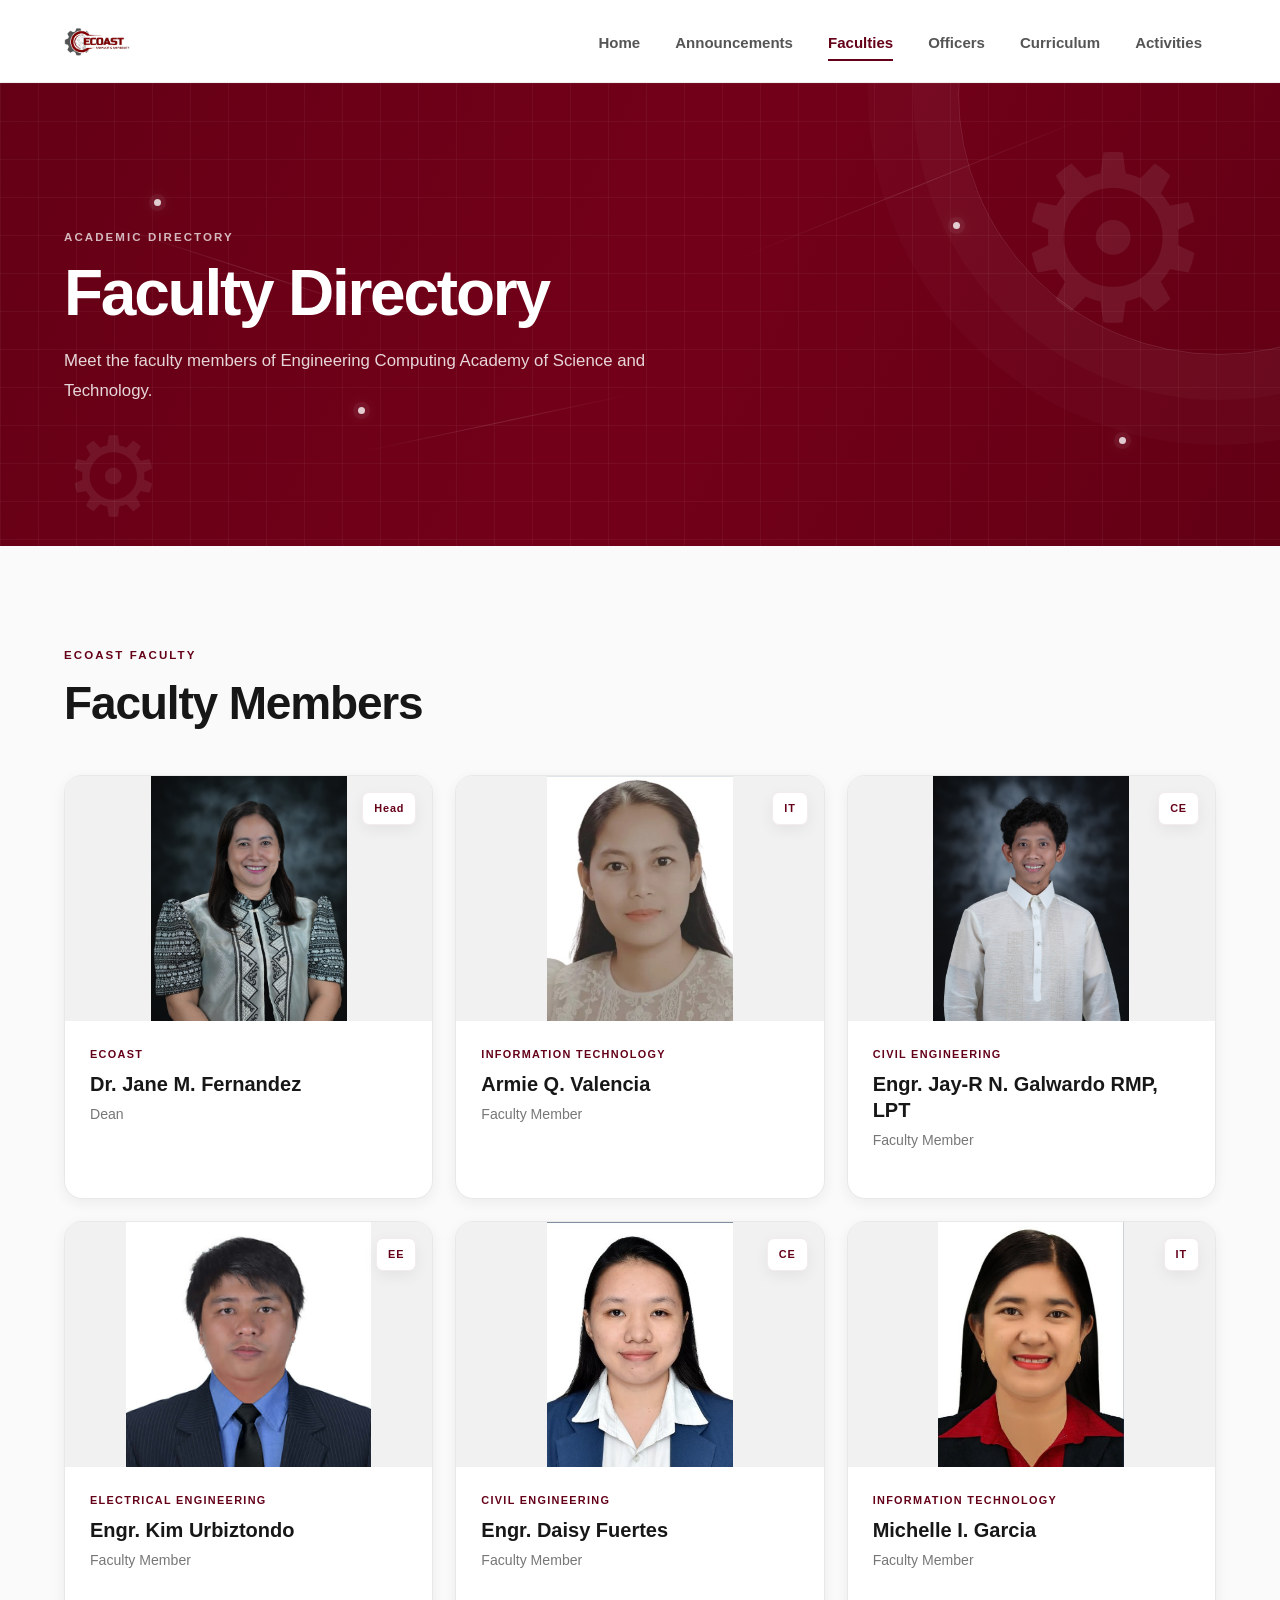
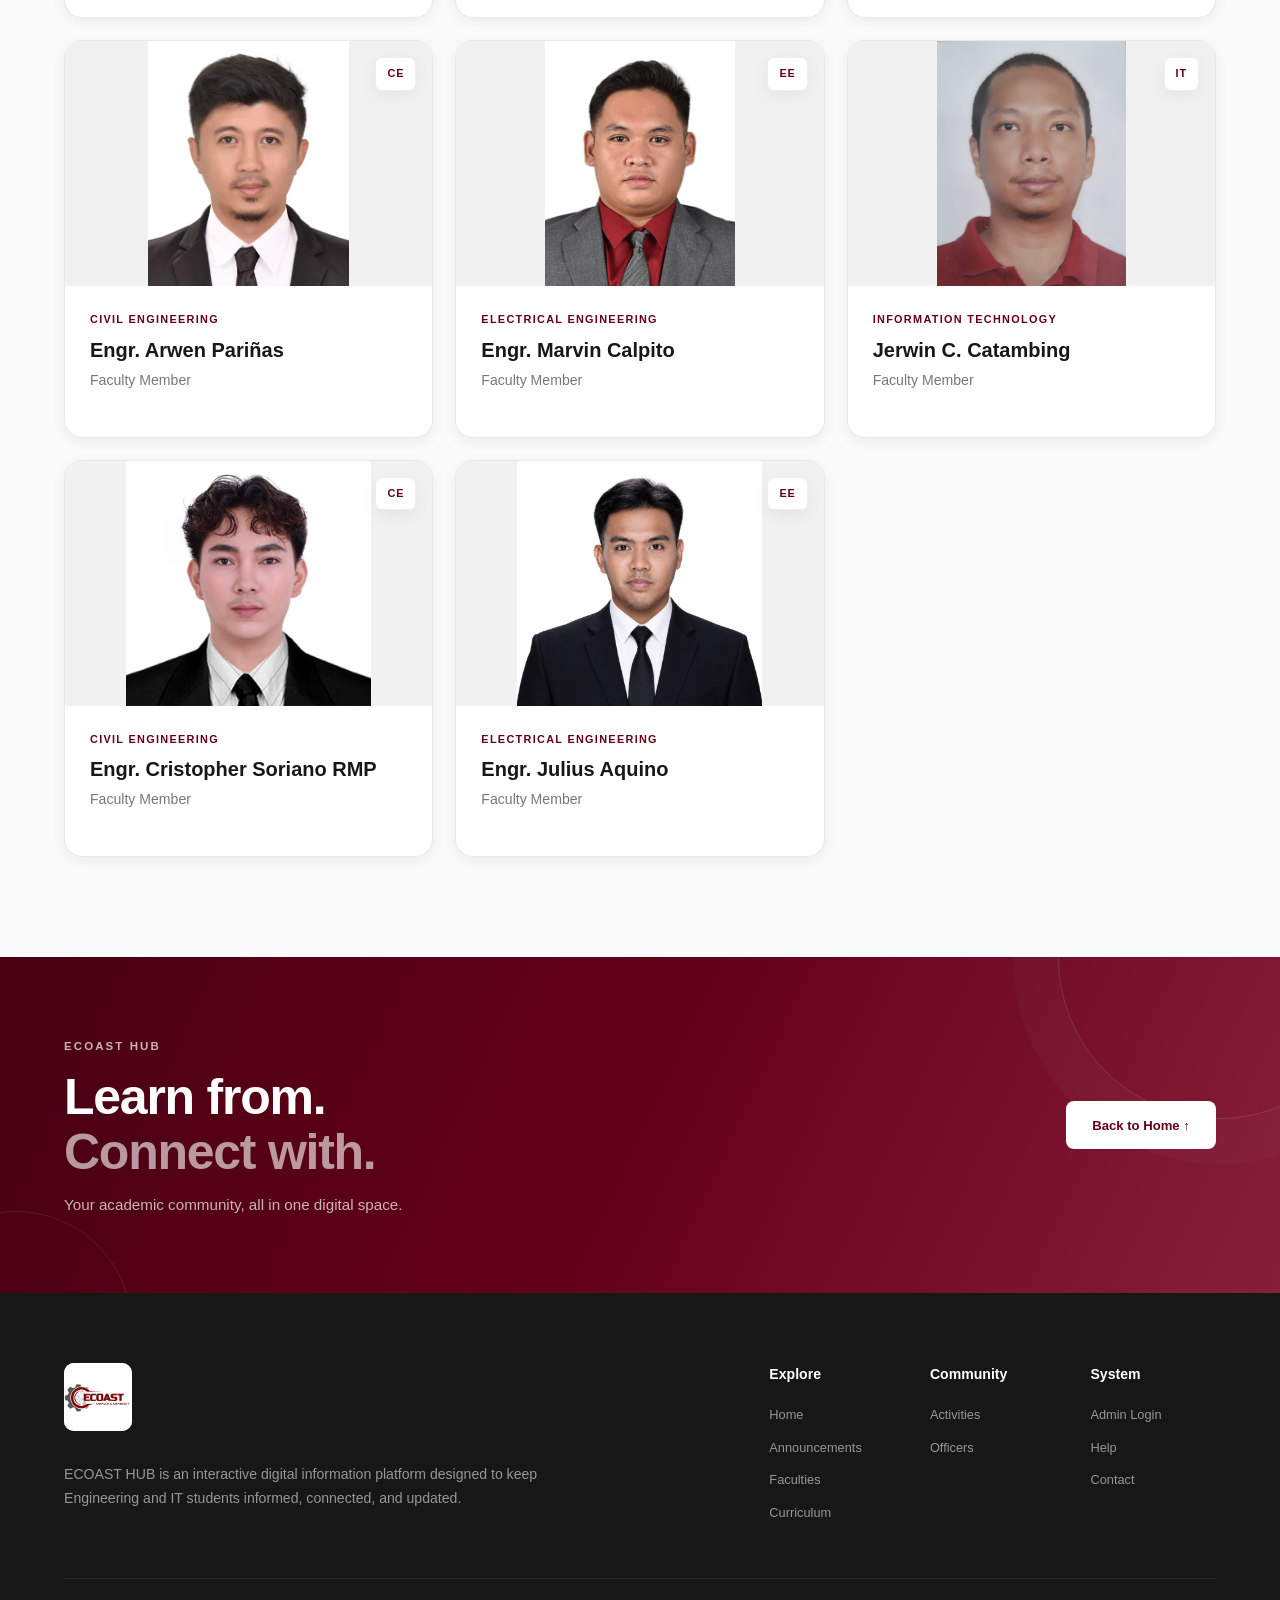
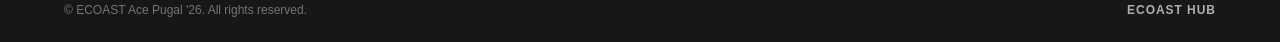
<file: faculties.html>
<!DOCTYPE html>
<html lang="en">
<head>

	<meta charset="UTF-8">
	<meta name="viewport" content="width=device-width, initial-scale=1.0">

	<title>Faculties | ECOAST HUB</title>

	<meta name="description" content="ECOAST HUB Faculty Directory">

	<link rel="stylesheet" href="faculties.css">

</head>

<body>

<header class="navbar">

    <div class="nav-container">

        <a href="index.html" class="brand">

            <div class="brand-logo">

                <img
                    src="ECOAST Logo.png"
                    alt="ECOAST Logo"
                >

            </div>

        </a>


        <nav class="nav-menu" id="navMenu">

            <a
                href="index.html"
                class="nav-link"
            >
                Home
            </a>

            <a
                href="announcements.html"
                class="nav-link"
            >
                Announcements
            </a>

            <a
                href="faculties.html"
                class="nav-link active"
            >
                Faculties
            </a>

            <a
                href="officer.html"
                class="nav-link"
            >
                Officers
            </a>

            <a
                href="curriculum.html"
                class="nav-link"
            >
                Curriculum
            </a>

            <a
                href="activities.html"
                class="nav-link"
            >
                Activities
            </a>

        </nav>


        <button
            class="menu-toggle"
            id="menuToggle"
            type="button"
            aria-label="Toggle navigation"
            aria-expanded="false"
        >

            <span></span>
            <span></span>
            <span></span>

        </button>

    </div>

</header>

<main>

    <section class="page-hero">

        <div class="page-hero-background">

            <div class="tech-grid"></div>

            <div class="tech-node node-1"></div>
            <div class="tech-node node-2"></div>
            <div class="tech-node node-3"></div>
            <div class="tech-node node-4"></div>

            <div class="tech-line line-1"></div>
            <div class="tech-line line-2"></div>
            <div class="tech-line line-3"></div>

            <div class="gear gear-large">
                ⚙
            </div>

            <div class="gear gear-small">
                ⚙
            </div>

        </div>


        <div class="section-container">

            <div class="page-hero-content">

                <span class="eyebrow">
                    ACADEMIC DIRECTORY
                </span>

                <h1>
                    Faculty Directory
                </h1>

                <p>
                    Meet the faculty members of
                    Engineering Computing Academy of Science and Technology.
                </p>

            </div>

        </div>

    </section>

    <section class="section faculty-directory-section">

        <div class="section-container">

            <div class="section-heading">

                <span class="eyebrow">
                    ECOAST FACULTY
                </span>

                <h2>
                    Faculty Members
                </h2>

            </div>


            <div
                class="faculty-grid"
                id="facultyGrid"
            >

                <article
                    class="faculty-card"
                    data-program="dean"
                >

                    <div class="faculty-card-image">

                        <div class="faculty-placeholder">

                            <img src="DEAN.JPG" alt="Dr. Jane M. Fernandez">

                        </div>

                        <span class="faculty-program-badge">
                            Head
                        </span>

                    </div>


                    <div class="faculty-card-content">

                        <span class="faculty-label">
                            ECOAST
                        </span>

                        <h3>
                            Dr. Jane M. Fernandez
                        </h3>

                        <p>
                            Dean
                        </p>

                    </div>

                </article>

                <article
                    class="faculty-card"
                    data-program="IT"
                >

                    <div class="faculty-card-image">

                        <div class="faculty-placeholder">
                            <img src="armie.jpeg" alt="ms.armie">
                        </div>

                        <span class="faculty-program-badge">
                            IT
                        </span>

                    </div>


                    <div class="faculty-card-content">

                        <span class="faculty-label">
                            INFORMATION TECHNOLOGY
                        </span>

                        <h3>
                            Armie Q. Valencia
                        </h3>

                        <p>
                            Faculty Member
                        </p>

                    </div>

                </article>

                <article
                    class="faculty-card"
                    data-program="CE"
                >

                    <div class="faculty-card-image">

                        <div class="faculty-placeholder">
                            <img src="GAL.JPG" alt="je">
                        </div>

                        <span class="faculty-program-badge">
                            CE
                        </span>

                    </div>


                    <div class="faculty-card-content">

                        <span class="faculty-label">
                            CIVIL ENGINEERING
                        </span>

                        <h3>
                            Engr. Jay-R N. Galwardo RMP, LPT
                        </h3>

                        <p>
                            Faculty Member
                        </p>

                    </div>

                </article>

                <article
                    class="faculty-card"
                    data-program="EE"
                >

                    <div class="faculty-card-image">

                        <div class="faculty-placeholder">
                            <img src="kim.jpeg" alt="kim">
                        </div>

                        <span class="faculty-program-badge">
                            EE
                        </span>

                    </div>


                    <div class="faculty-card-content">

                        <span class="faculty-label">
                            ELECTRICAL ENGINEERING
                        </span>

                        <h3>
                            Engr. Kim Urbiztondo
                        </h3>

                        <p>
                            Faculty Member
                        </p>

                    </div>

                </article>

                <article
                    class="faculty-card"
                    data-program="CS"
                >

                    <div class="faculty-card-image">

                        <div class="faculty-placeholder">
                            <img src="daisy.jpg" alt="mam daisy">
                        </div>

                        <span class="faculty-program-badge">
                            CE
                        </span>

                    </div>


                    <div class="faculty-card-content">

                        <span class="faculty-label">
                            CIVIL ENGINEERING
                        </span>

                        <h3>
                            Engr. Daisy Fuertes
                        </h3>

                        <p>
                            Faculty Member
                        </p>

                    </div>

                </article>


                <article
                    class="faculty-card"
                    data-program="IT"
                >

                    <div class="faculty-card-image">

                        <div class="faculty-placeholder">
                            <img src="mich.jpg" alt="mam mich">
                        </div>

                        <span class="faculty-program-badge">
                            IT
                        </span>

                    </div>


                    <div class="faculty-card-content">

                        <span class="faculty-label">
                            INFORMATION TECHNOLOGY
                        </span>

                        <h3>
                            Michelle I. Garcia
                        </h3>

                        <p>
                            Faculty Member
                        </p>

                    </div>

                </article>

                <article
                    class="faculty-card"
                    data-program="CE"
                >

                    <div class="faculty-card-image">

                        <div class="faculty-placeholder">
                            <img src="arwen.jpeg" alt="arwen">
                        </div>

                        <span class="faculty-program-badge">
                            CE
                        </span>

                    </div>


                    <div class="faculty-card-content">

                        <span class="faculty-label">
                            CIVIL ENGINEERING
                        </span>

                        <h3>
                            Engr. Arwen Pariñas
                        </h3>

                        <p>
                            Faculty Member
                        </p>

                    </div>

                </article>


                <article
                    class="faculty-card"
                    data-program="EE"
                >

                    <div class="faculty-card-image">

                        <div class="faculty-placeholder">
                            <img src="marvin.jpeg" alt="marvin">
                        </div>

                        <span class="faculty-program-badge">
                            EE
                        </span>

                    </div>


                    <div class="faculty-card-content">

                        <span class="faculty-label">
                            ELECTRICAL ENGINEERING
                        </span>

                        <h3>
                            Engr. Marvin Calpito
                        </h3>

                        <p>
                            Faculty Member
                        </p>

                    </div>

                </article>

                <article
                    class="faculty-card"
                    data-program="IT"
                >

                    <div class="faculty-card-image">

                        <div class="faculty-placeholder">
                            <img src="jerwin.webp" alt="jerwin">
                        </div>

                        <span class="faculty-program-badge">
                            IT
                        </span>

                    </div>


                    <div class="faculty-card-content">

                        <span class="faculty-label">
                            INFORMATION TECHNOLOGY
                        </span>

                        <h3>
                            Jerwin C. Catambing
                        </h3>

                        <p>
                            Faculty Member
                        </p>

                    </div>

                </article>

                <article
                    class="faculty-card"
                    data-program="CE"
                >

                    <div class="faculty-card-image">

                        <div class="faculty-placeholder">
                            <img src="chris.jpeg" alt="topher">
                        </div>

                        <span class="faculty-program-badge">
                            CE
                        </span>

                    </div>


                    <div class="faculty-card-content">

                        <span class="faculty-label">
                            CIVIL ENGINEERING
                        </span>

                        <h3>
                            Engr. Cristopher Soriano RMP
                        </h3>

                        <p>
                            Faculty Member
                        </p>

                    </div>

                </article>

                <article
                    class="faculty-card"
                    data-program="EE"
                >

                    <div class="faculty-card-image">

                        <div class="faculty-placeholder">
                            <img src="julius.jpeg" alt="juls.a">
                        </div>

                        <span class="faculty-program-badge">
                            EE
                        </span>

                    </div>


                    <div class="faculty-card-content">

                        <span class="faculty-label">
                            ELECTRICAL ENGINEERING
                        </span>

                        <h3>
                            Engr. Julius Aquino
                        </h3>

                        <p>
                            Faculty Member
                        </p>

                    </div>

                </article>


            </div>

        </div>

    </section>

    <section class="cta-section">

        <div class="cta-container">

            <div class="cta-content">

                <span class="eyebrow">
                    ECOAST HUB
                </span>

                <h2>
                    Learn from.
                    <span>Connect with.</span>
                </h2>

                <p>
                    Your academic community,
                    all in one digital space.
                </p>

            </div>


            <a
                href="index.html"
                class="btn-light"
            >
                Back to Home ↑
            </a>

        </div>

    </section>

</main>


<footer class="footer">

    <div class="footer-container">

        <div class="footer-brand">

            <div class="brand">

                <div class="brand-logo">

                    <img
                        src="ECOAST Logo.png"
                        alt="ECOAST Logo"
                    >

                </div>

            </div>


            <p>
                ECOAST HUB is an interactive digital
                information platform designed to keep
                Engineering and IT students informed,
                connected, and updated.
            </p>

        </div>

        <div class="footer-links">

            <div class="footer-column">

                <h4>
                    Explore
                </h4>

                <a href="index.html">
                    Home
                </a>

                <a href="announcements.html">
                    Announcements
                </a>

                <a href="faculties.html">
                    Faculties
                </a>

                <a href="curriculum.html">
                    Curriculum
                </a>

            </div>

            <div class="footer-column">

                <h4>
                    Community
                </h4>

                <a href="activities.html">
                    Activities
                </a>

                <a href="officer.html">
                    Officers
                </a>

            </div>

            <div class="footer-column">

                <h4>
                    System
                </h4>

                <a href="#">
                    Admin Login
                </a>

                <a href="#">
                    Help
                </a>

                <a href="#">
                    Contact
                </a>

            </div>


        </div>

    </div>


    <div class="footer-bottom">

        <p>
            © ECOAST Ace Pugal '26. All rights reserved.
        </p>

        <span>
            ECOAST HUB
        </span>

    </div>

</footer>

<script src="faculties.js"></script>

</body>

</html>
</file>
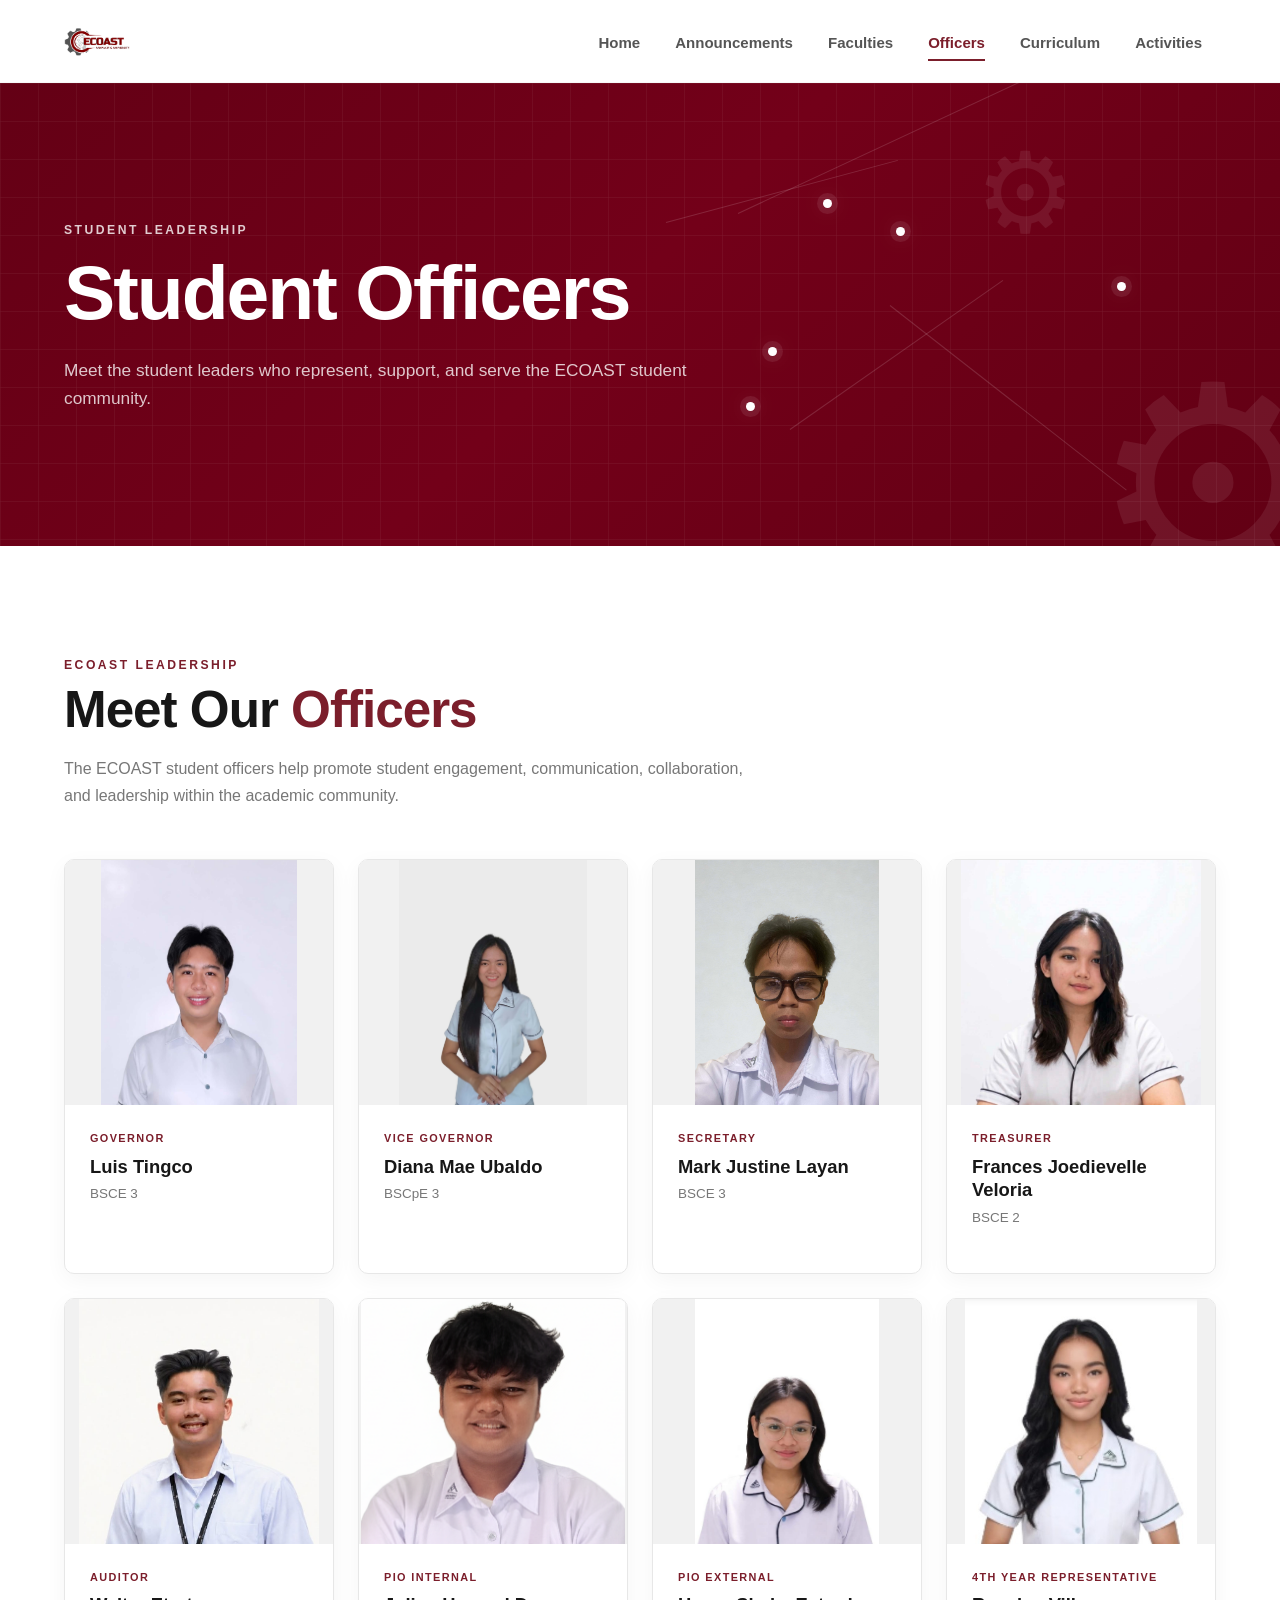
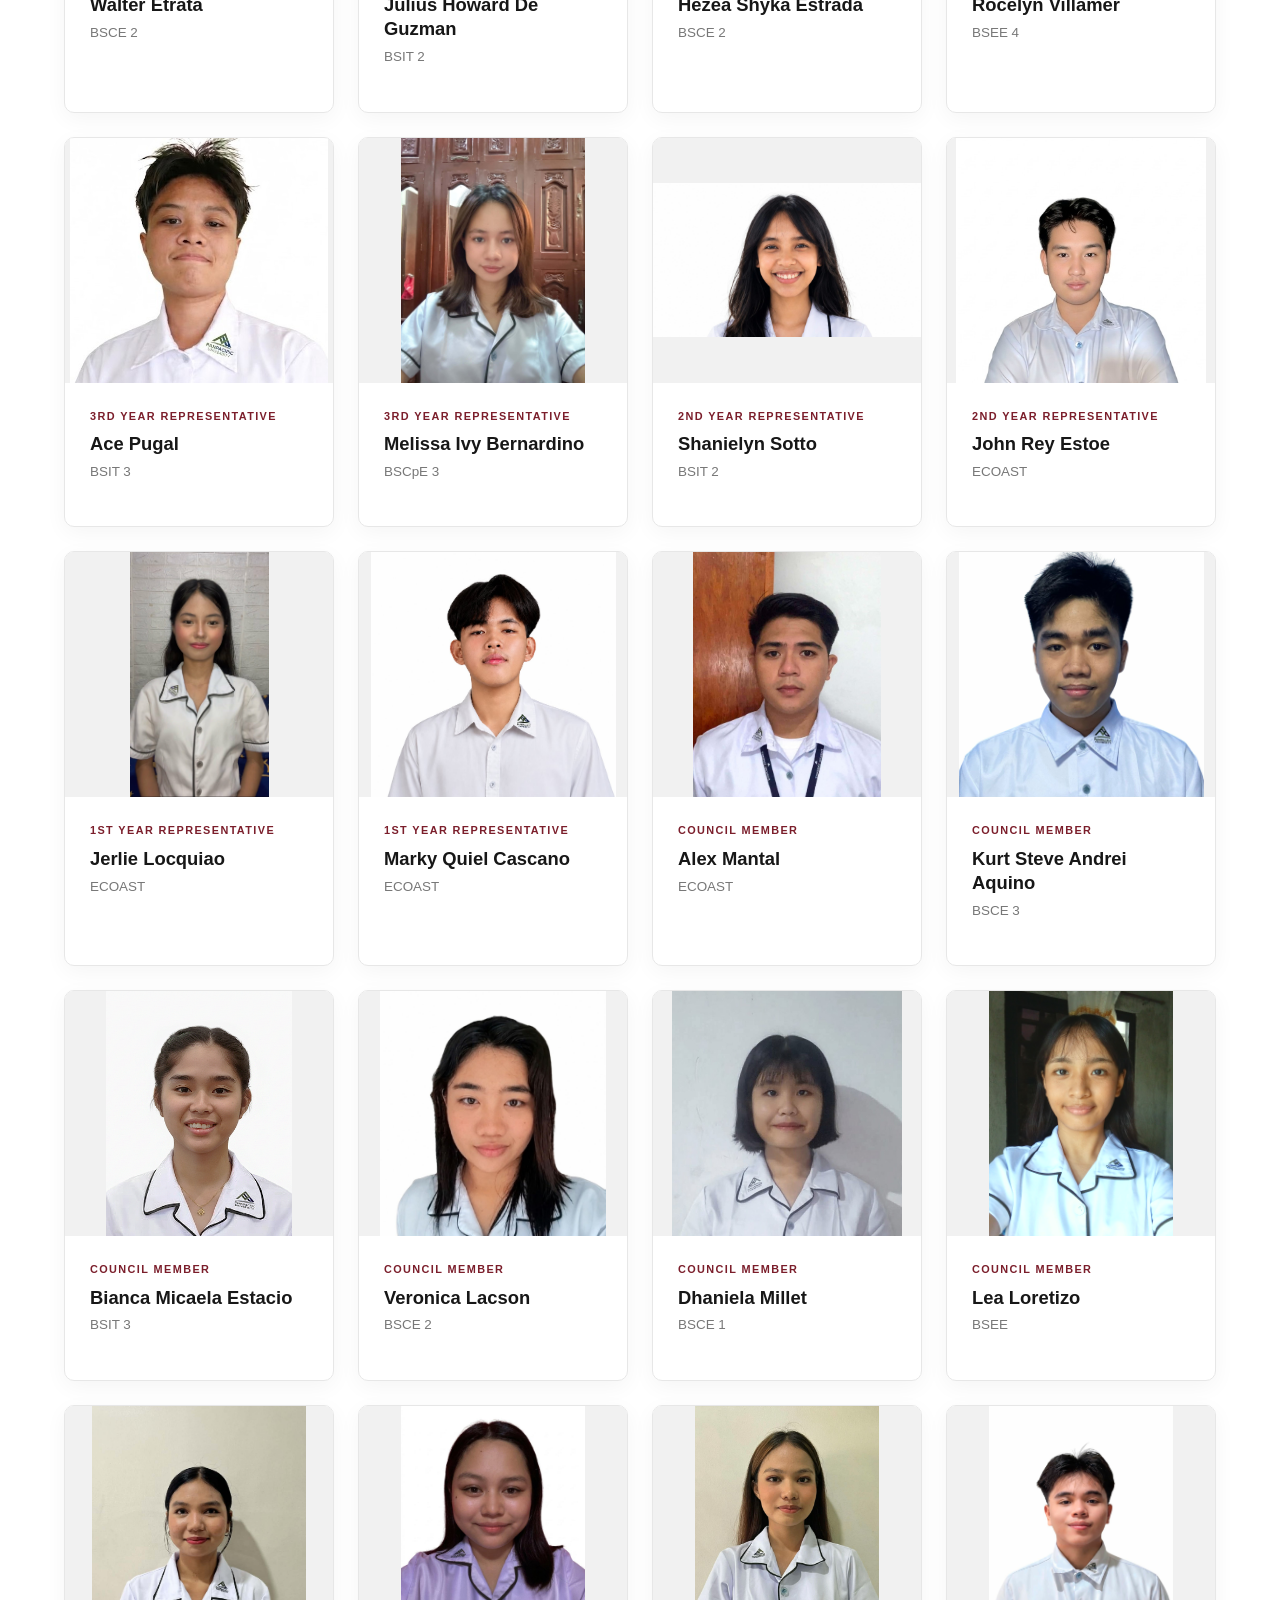
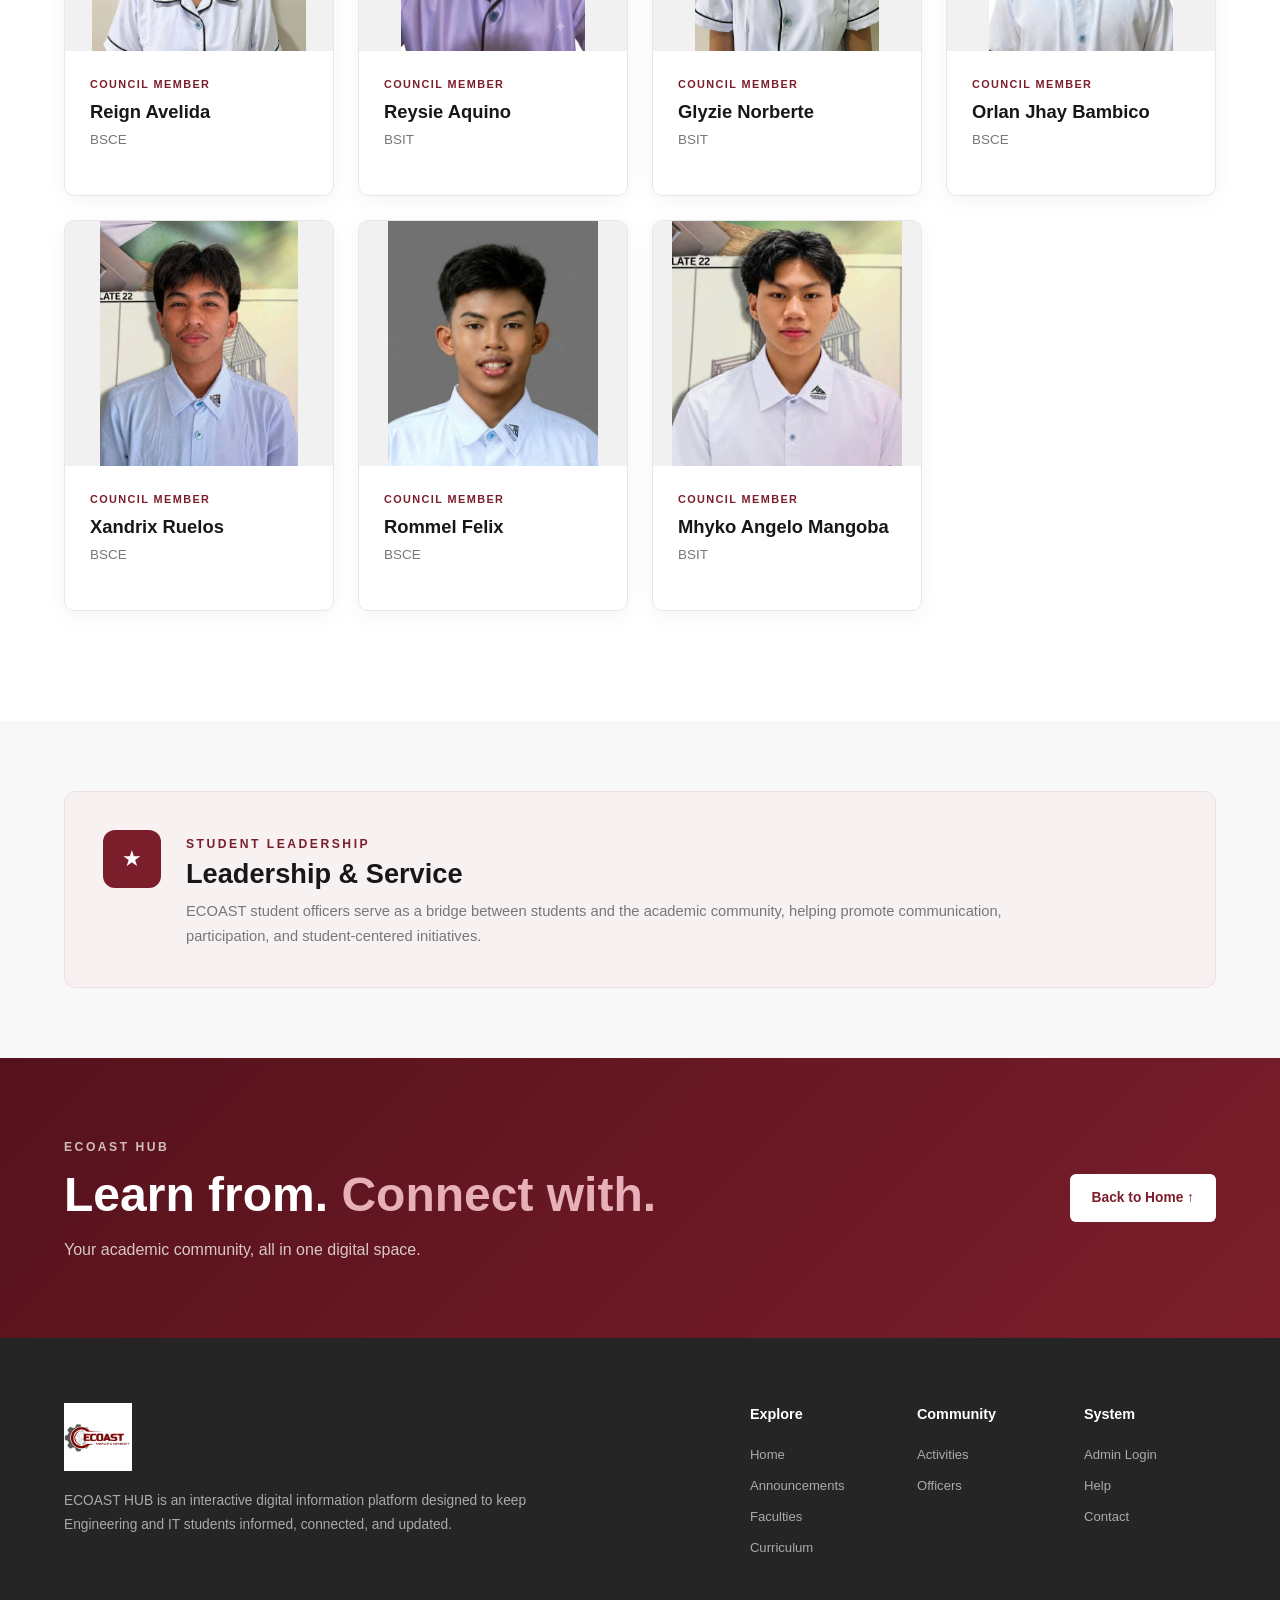
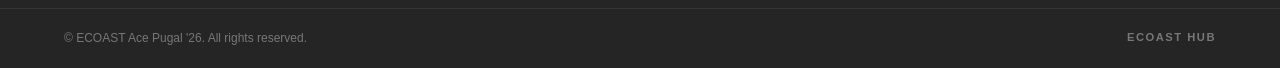
<file: officer.html>
<!DOCTYPE html>
<html lang="en">

<head>

    <meta charset="UTF-8">

    <meta
        name="viewport"
        content="width=device-width, initial-scale=1.0"
    >

    <title>Officers | ECOAST HUB</title>

    <meta
        name="description"
        content="ECOAST HUB Student Officers and Leadership Directory."
    >

    <link rel="stylesheet" href="officer.css">

</head>


<body>

    <header class="navbar">

        <div class="nav-container">

            <a href="index.html" class="brand">

                <div class="brand-logo">

                    <img
                        src="ECOAST Logo.png"
                        alt="ECOAST Logo"
                    >

                </div>

            </a>


            <nav class="nav-menu">

                <a
                    href="index.html"
                    class="nav-link"
                >
                    Home
                </a>

                <a
                    href="announcements.html"
                    class="nav-link"
                >
                    Announcements
                </a>

                <a
                    href="faculties.html"
                    class="nav-link"
                >
                    Faculties
                </a>

                <a
                    href="officer.html"
                    class="nav-link active"
                >
                    Officers
                </a>

                <a
                    href="curriculum.html"
                    class="nav-link"
                >
                    Curriculum
                </a>

                <a
                    href="activities.html"
                    class="nav-link"
                >
                    Activities
                </a>

            </nav>


            <button
                class="menu-toggle"
                id="menuToggle"
                type="button"
                aria-label="Toggle navigation"
                aria-expanded="false"
            >

                <span></span>
                <span></span>
                <span></span>

            </button>

        </div>

    </header>

    <main>

        <section class="page-hero">

            <div class="page-hero-background">

                <div class="tech-grid"></div>

                <div class="tech-node node-1"></div>
                <div class="tech-node node-2"></div>
                <div class="tech-node node-3"></div>
                <div class="tech-node node-4"></div>
                <div class="tech-node node-5"></div>

                <div class="tech-line line-1"></div>
                <div class="tech-line line-2"></div>
                <div class="tech-line line-3"></div>
                <div class="tech-line line-4"></div>

                <div class="gear gear-large">
                    ⚙
                </div>

                <div class="gear gear-small">
                    ⚙
                </div>

            </div>


            <div class="section-container">

                <div class="page-hero-content">

                    <span class="eyebrow">
                        STUDENT LEADERSHIP
                    </span>

                    <h1>
                        Student Officers
                    </h1>

                    <p>
                        Meet the student leaders who represent,
                        support, and serve the ECOAST
                        student community.
                    </p>

                </div>

            </div>

        </section>


        <section class="officers-section">

            <div class="section-container">


                <div class="section-heading">

                    <span class="eyebrow">
                        ECOAST LEADERSHIP
                    </span>

                    <h2>
                        Meet Our
                        <span>Officers</span>
                    </h2>

                    <p>
                        The ECOAST student officers help promote
                        student engagement, communication,
                        collaboration, and leadership within the
                        academic community.
                    </p>

                </div>

                <div class="officers-grid">

                    <article
                        class="officer-card"
                        data-name="Luis Tingco"
                        data-position="Governor"
                        data-program="BSCE"
                        data-year="3rd Year"
                    >

                        <div class="officer-image">

                            <div class="officer-placeholder">

                                <span>

                                    <img
                                        src="luis.jpg"
                                        alt="Luis Tingco"
                                    >

                                </span>

                            </div>

                        </div>


                        <div class="officer-content">

                            <span class="officer-label">
                                GOVERNOR
                            </span>

                            <h3>
                                Luis Tingco
                            </h3>

                            <p>
                                BSCE 3
                            </p>

                        </div>

                    </article>


                    <article
                        class="officer-card"
                        data-name="Diana Mae Ubaldo"
                        data-position="Vice Governor"
                        data-program="BSCpE"
                        data-year="3rd Year"
                    >

                        <div class="officer-image">

                            <div class="officer-placeholder">

                                <span>

                                    <img
                                        src="diana.jpeg"
                                        alt="Diana Mae Ubaldo"
                                    >

                                </span>

                            </div>

                        </div>


                        <div class="officer-content">

                            <span class="officer-label">
                                VICE GOVERNOR
                            </span>

                            <h3>
                                Diana Mae Ubaldo
                            </h3>

                            <p>
                                BSCpE 3
                            </p>

                        </div>

                    </article>


                    <article
                        class="officer-card"
                        data-name="Mark Justine Layan"
                        data-position="Secretary"
                        data-program="BSCE"
                        data-year="3rd Year"
                    >

                        <div class="officer-image">

                            <div class="officer-placeholder">

                                <span>

                                    <img
                                        src="mark justine.jpeg"
                                        alt="Mark Justine Layan"
                                    >

                                </span>

                            </div>

                        </div>


                        <div class="officer-content">

                            <span class="officer-label">
                                SECRETARY
                            </span>

                            <h3>
                                Mark Justine Layan
                            </h3>

                            <p>
                                BSCE 3
                            </p>

                        </div>

                    </article>

                    <article
                        class="officer-card"
                        data-name="Frances Joedievelle Veloria"
                        data-position="Treasurer"
                        data-program="BSCE"
                        data-year="2nd Year"
                    >

                        <div class="officer-image">

                            <div class="officer-placeholder">

                                <span>

                                    <img
                                        src="frances.jpeg"
                                        alt="Frances Joedievelle Veloria"
                                    >

                                </span>

                            </div>

                        </div>


                        <div class="officer-content">

                            <span class="officer-label">
                                TREASURER
                            </span>

                            <h3>
                                Frances Joedievelle Veloria
                            </h3>

                            <p>
                                BSCE 2
                            </p>

                        </div>

                    </article>


                    <article
                        class="officer-card"
                        data-name="Walter Etrata"
                        data-position="Auditor"
                        data-program="BSCE"
                        data-year="2nd Year"
                    >

                        <div class="officer-image">

                            <div class="officer-placeholder">

                                <span>

                                    <img
                                        src="walter.jpeg"
                                        alt="Walter Etrata"
                                    >

                                </span>

                            </div>

                        </div>


                        <div class="officer-content">

                            <span class="officer-label">
                                AUDITOR
                            </span>

                            <h3>
                                Walter Etrata
                            </h3>

                            <p>
                                BSCE 2
                            </p>

                        </div>

                    </article>


                    <article
                        class="officer-card"
                        data-name="Julius Howard De Guzman"
                        data-position="P.I.O. Internal"
                        data-program="BSIT"
                        data-year="2nd Year"
                    >

                        <div class="officer-image">

                            <div class="officer-placeholder">

                                <span>

                                    <img
                                        src="juls.png"
                                        alt="Julius Howard De Guzman"
                                    >

                                </span>

                            </div>

                        </div>


                        <div class="officer-content">

                            <span class="officer-label">
                                PIO INTERNAL
                            </span>

                            <h3>
                                Julius Howard De Guzman
                            </h3>

                            <p>
                                BSIT 2
                            </p>

                        </div>

                    </article>

                    <article
                        class="officer-card"
                        data-name="Hezea Shyka Estrada"
                        data-position="P.I.O. External"
                        data-program="BSCE"
                        data-year="2nd Year"
                    >

                        <div class="officer-image">

                            <div class="officer-placeholder">

                                <span>

                                    <img
                                        src="hezea.jpg"
                                        alt="Hezea Shyka Estrada"
                                    >

                                </span>

                            </div>

                        </div>


                        <div class="officer-content">

                            <span class="officer-label">
                                PIO EXTERNAL
                            </span>

                            <h3>
                                Hezea Shyka Estrada
                            </h3>

                            <p>
                                BSCE 2
                            </p>

                        </div>

                    </article>


                    <article
                        class="officer-card"
                        data-name="Rocelyn Villamer"
                        data-position="4th Year Representative"
                        data-program="BSEE"
                        data-year="4th Year"
                    >

                        <div class="officer-image">

                            <div class="officer-placeholder">

                                <span>

                                    <img
                                        src="celyn.jpg"
                                        alt="Rocelyn Villamer"
                                    >

                                </span>

                            </div>

                        </div>


                        <div class="officer-content">

                            <span class="officer-label">
                                4TH YEAR REPRESENTATIVE
                            </span>

                            <h3>
                                Rocelyn Villamer
                            </h3>

                            <p>
                                BSEE 4
                            </p>

                        </div>

                    </article>

                    <article
                        class="officer-card"
                        data-name="Ace Pugal"
                        data-position="3rd Year Representative"
                        data-program="BSIT"
                        data-year="3rd Year"
                    >

                        <div class="officer-image">

                            <div class="officer-placeholder">

                                <span>

                                    <img
                                        src="ace.jpeg"
                                        alt="Ace Pugal"
                                    >

                                </span>

                            </div>

                        </div>


                        <div class="officer-content">

                            <span class="officer-label">
                                3RD YEAR REPRESENTATIVE
                            </span>

                            <h3>
                                Ace Pugal
                            </h3>

                            <p>
                                BSIT 3
                            </p>

                        </div>

                    </article>



                    <article
                        class="officer-card"
                        data-name="Melissa Ivy Bernardino"
                        data-position="3rd Year Representative"
                        data-program="BSCpE"
                        data-year="3rd Year"
                    >

                        <div class="officer-image">

                            <div class="officer-placeholder">

                                <span>

                                    <img
                                        src="melissa.jpeg"
                                        alt="Melissa Ivy Bernardino"
                                    >

                                </span>

                            </div>

                        </div>


                        <div class="officer-content">

                            <span class="officer-label">
                                3RD YEAR REPRESENTATIVE
                            </span>

                            <h3>
                                Melissa Ivy Bernardino
                            </h3>

                            <p>
                                BSCpE 3
                            </p>

                        </div>

                    </article>

                    <article
                        class="officer-card"
                        data-name="Shanielyn Sotto"
                        data-position="2nd Year Representative"
                        data-program="BSIT"
                        data-year="2nd Year"
                    >

                        <div class="officer-image">

                            <div class="officer-placeholder">

                                <span>

                                    <img
                                        src="shani.jpeg"
                                        alt="Shanielyn Sotto"
                                    >

                                </span>

                            </div>

                        </div>


                        <div class="officer-content">

                            <span class="officer-label">
                                2ND YEAR REPRESENTATIVE
                            </span>

                            <h3>
                                Shanielyn Sotto
                            </h3>

                            <p>
                                BSIT 2
                            </p>

                        </div>

                    </article>



                    <article
                        class="officer-card"
                        data-name="John Rey Estoe"
                        data-position="2nd Year Representative"
                        data-program="BSCE"
                        data-year="2nd Year"
                    >

                        <div class="officer-image">

                            <div class="officer-placeholder">

                                <span>

                                    <img
                                        src="johnrey.jpg"
                                        alt="John Rey Estoe"
                                    >

                                </span>

                            </div>

                        </div>


                        <div class="officer-content">

                            <span class="officer-label">
                                2ND YEAR REPRESENTATIVE
                            </span>

                            <h3>
                                John Rey Estoe
                            </h3>

                            <p>
                                ECOAST
                            </p>

                        </div>

                    </article>

                    <article
                        class="officer-card"
                        data-name="Jerlie Locquiao"
                        data-position="1st Year Representative"
                        data-program="BSCpE"
                        data-year="1st Year"
                    >

                        <div class="officer-image">

                            <div class="officer-placeholder">

                                <span>

                                    <img
                                        src="jerlie.jpeg"
                                        alt="Jerlie Locquiao"
                                    >

                                </span>

                            </div>

                        </div>


                        <div class="officer-content">

                            <span class="officer-label">
                                1ST YEAR REPRESENTATIVE
                            </span>

                            <h3>
                                Jerlie Locquiao
                            </h3>

                            <p>
                                ECOAST
                            </p>

                        </div>

                    </article>



                    <article
                        class="officer-card"
                        data-name="Marky Quiel Cascano"
                        data-position="1st Year Representative"
                        data-program="BSIT"
                        data-year="1st Year"
                    >

                        <div class="officer-image">

                            <div class="officer-placeholder">

                                <span>

                                    <img
                                        src="MARKY.jpeg"
                                        alt="Marky Quiel Cascano"
                                    >

                                </span>

                            </div>

                        </div>


                        <div class="officer-content">

                            <span class="officer-label">
                                1ST YEAR REPRESENTATIVE
                            </span>

                            <h3>
                                Marky Quiel Cascano
                            </h3>

                            <p>
                                ECOAST
                            </p>

                        </div>

                    </article>

                    <article
                        class="officer-card"
                        data-name="Alex Mantal"
                        data-position="Council Member"
                        data-program="BSCpE"
                        data-year="3rd Year"
                    >

                        <div class="officer-image">

                            <div class="officer-placeholder">

                                <span>

                                    <img
                                        src="alex.jpeg"
                                        alt="Alex Mantal"
                                    >

                                </span>

                            </div>

                        </div>


                        <div class="officer-content">

                            <span class="officer-label">
                                COUNCIL MEMBER
                            </span>

                            <h3>
                                Alex Mantal
                            </h3>

                            <p>
                                ECOAST
                            </p>

                        </div>

                    </article>



                    <article
                        class="officer-card"
                        data-name="Kurt Steve Andrei Aquino"
                        data-position="Council Member"
                        data-program="BSCE"
                        data-year="3rd Year"
                    >

                        <div class="officer-image">

                            <div class="officer-placeholder">

                                <span>

                                    <img
                                        src="KURT.jpeg"
                                        alt="Kurt Steve Andrei Aquino"
                                    >

                                </span>

                            </div>

                        </div>


                        <div class="officer-content">

                            <span class="officer-label">
                                COUNCIL MEMBER
                            </span>

                            <h3>
                                Kurt Steve Andrei Aquino
                            </h3>

                            <p>
                                BSCE 3
                            </p>

                        </div>

                    </article>



                    <article
                        class="officer-card"
                        data-name="Bianca Micaela Estacio"
                        data-position="Council Member"
                        data-program="BSIT"
                        data-year="3rd Year"
                    >

                        <div class="officer-image">

                            <div class="officer-placeholder">

                                <span>

                                    <img
                                        src="yangks.png"
                                        alt="Bianca Micaela Estacio"
                                    >

                                </span>

                            </div>

                        </div>


                        <div class="officer-content">

                            <span class="officer-label">
                                COUNCIL MEMBER
                            </span>

                            <h3>
                                Bianca Micaela Estacio
                            </h3>

                            <p>
                                BSIT 3
                            </p>

                        </div>

                    </article>



                    <article
                        class="officer-card"
                        data-name="Veronica Lacson"
                        data-position="Council Member"
                        data-program="BSCE"
                        data-year="2nd Year"
                    >

                        <div class="officer-image">

                            <div class="officer-placeholder">

                                <span>

                                    <img
                                        src="veronica.jpeg"
                                        alt="Veronica Lacson"
                                    >

                                </span>

                            </div>

                        </div>


                        <div class="officer-content">

                            <span class="officer-label">
                                COUNCIL MEMBER
                            </span>

                            <h3>
                                Veronica Lacson
                            </h3>

                            <p>
                                BSCE 2
                            </p>

                        </div>

                    </article>



                    <article
                        class="officer-card"
                        data-name="Dhaniela Millet"
                        data-position="Council Member"
                        data-program="BSCE"
                        data-year="1st Year"
                    >

                        <div class="officer-image">

                            <div class="officer-placeholder">

                                <span>

                                    <img
                                        src="dhani.jpeg"
                                        alt="Dhaniela Millet"
                                    >

                                </span>

                            </div>

                        </div>


                        <div class="officer-content">

                            <span class="officer-label">
                                COUNCIL MEMBER
                            </span>

                            <h3>
                                Dhaniela Millet
                            </h3>

                            <p>
                                BSCE 1
                            </p>

                        </div>

                    </article>



                    <article
                        class="officer-card"
                        data-name="Lea Loretizo"
                        data-position="Council Member"
                        data-program="BSEE"
                        data-year="1st Year"
                    >

                        <div class="officer-image">

                            <div class="officer-placeholder">

                                <span>

                                    <img
                                        src="lea.jpeg"
                                        alt="Lea Loretizo"
                                    >

                                </span>

                            </div>

                        </div>


                        <div class="officer-content">

                            <span class="officer-label">
                                COUNCIL MEMBER
                            </span>

                            <h3>
                                Lea Loretizo
                            </h3>

                            <p>
                                BSEE
                            </p>

                        </div>

                    </article>



                    <article
                        class="officer-card"
                        data-name="Reign Avelida"
                        data-position="Council Member"
                        data-program="BSCE"
                        data-year="1st Year"
                    >

                        <div class="officer-image">

                            <div class="officer-placeholder">

                                <span>

                                    <img
                                        src="reign.jpeg"
                                        alt="Reign Avelida"
                                    >

                                </span>

                            </div>

                        </div>


                        <div class="officer-content">

                            <span class="officer-label">
                                COUNCIL MEMBER
                            </span>

                            <h3>
                                Reign Avelida
                            </h3>

                            <p>
                                BSCE
                            </p>

                        </div>

                    </article>



                    <article
                        class="officer-card"
                        data-name="Reysie Aquino"
                        data-position="Council Member"
                        data-program="BSIT"
                        data-year="1st Year"
                    >

                        <div class="officer-image">

                            <div class="officer-placeholder">

                                <span>

                                    <img
                                        src="reysie.jpeg"
                                        alt="Reysie Aquino"
                                    >

                                </span>

                            </div>

                        </div>


                        <div class="officer-content">

                            <span class="officer-label">
                                COUNCIL MEMBER
                            </span>

                            <h3>
                                Reysie Aquino
                            </h3>

                            <p>
                                BSIT
                            </p>

                        </div>

                    </article>



                    <article
                        class="officer-card"
                        data-name="Glyzie Norberte"
                        data-position="Council Member"
                        data-program="BSIT"
                        data-year="1st Year"
                    >

                        <div class="officer-image">

                            <div class="officer-placeholder">

                                <span>

                                    <img
                                        src="glyzie.jpeg"
                                        alt="Glyzie Norberte"
                                    >

                                </span>

                            </div>

                        </div>


                        <div class="officer-content">

                            <span class="officer-label">
                                COUNCIL MEMBER
                            </span>

                            <h3>
                                Glyzie Norberte
                            </h3>

                            <p>
                                BSIT
                            </p>

                        </div>

                    </article>



                    <article
                        class="officer-card"
                        data-name="Orlan Jhay Bambico"
                        data-position="Council Member"
                        data-program="BSCE"
                        data-year="1st Year"
                    >

                        <div class="officer-image">

                            <div class="officer-placeholder">

                                <span>

                                    <img
                                        src="orlan.jpeg"
                                        alt="Orlan Jhay Bambico"
                                    >

                                </span>

                            </div>

                        </div>


                        <div class="officer-content">

                            <span class="officer-label">
                                COUNCIL MEMBER
                            </span>

                            <h3>
                                Orlan Jhay Bambico
                            </h3>

                            <p>
                                BSCE
                            </p>

                        </div>

                    </article>



                    <article
                        class="officer-card"
                        data-name="Xandrix Ruelos"
                        data-position="Council Member"
                        data-program="BSCE"
                        data-year="1st Year"
                    >

                        <div class="officer-image">

                            <div class="officer-placeholder">

                                <span>

                                    <img
                                        src="xandrix.jpeg"
                                        alt="Xandrix Ruelos"
                                    >

                                </span>

                            </div>

                        </div>


                        <div class="officer-content">

                            <span class="officer-label">
                                COUNCIL MEMBER
                            </span>

                            <h3>
                                Xandrix Ruelos
                            </h3>

                            <p>
                                BSCE
                            </p>

                        </div>

                    </article>



                    <article
                        class="officer-card"
                        data-name="Rommel Felix"
                        data-position="Council Member"
                        data-program="BSCE"
                        data-year="1st Year"
                    >

                        <div class="officer-image">

                            <div class="officer-placeholder">

                                <span>

                                    <img
                                        src="rommel.jpeg"
                                        alt="Rommel Felix"
                                    >

                                </span>

                            </div>

                        </div>


                        <div class="officer-content">

                            <span class="officer-label">
                                COUNCIL MEMBER
                            </span>

                            <h3>
                                Rommel Felix
                            </h3>

                            <p>
                                BSCE
                            </p>

                        </div>

                    </article>



                    <article
                        class="officer-card"
                        data-name="Gelo Mangoba"
                        data-position="Council Member"
                        data-program="BSIT"
                        data-year="1st Year"
                    >

                        <div class="officer-image">

                            <div class="officer-placeholder">

                                <span>

                                    <img
                                        src="mhyko.jpeg"
                                        alt="Mhyko Angelo Mangoba"
                                    >

                                </span>

                            </div>

                        </div>


                        <div class="officer-content">

                            <span class="officer-label">
                                COUNCIL MEMBER
                            </span>

                            <h3>
                                Mhyko Angelo Mangoba
                            </h3>

                            <p>
                                BSIT
                            </p>

                        </div>

                    </article>


                </div>

            </div>

        </section>

        <section class="officer-info-section">

            <div class="section-container">

                <div class="officer-info-card">

                    <div class="info-icon">
                        ★
                    </div>


                    <div class="info-content">

                        <span class="eyebrow">
                            STUDENT LEADERSHIP
                        </span>

                        <h2>
                            Leadership & Service
                        </h2>

                        <p>
                            ECOAST student officers serve as a bridge
                            between students and the academic community,
                            helping promote communication, participation,
                            and student-centered initiatives.
                        </p>

                    </div>

                </div>

            </div>

        </section>


        <section class="cta-section">

            <div class="cta-container">

                <div class="cta-content">

                    <span class="eyebrow">
                        ECOAST HUB
                    </span>

                    <h2>
                        Learn from.
                        <span>Connect with.</span>
                    </h2>

                    <p>
                        Your academic community,
                        all in one digital space.
                    </p>

                </div>


                <a
                    href="index.html"
                    class="btn btn-light"
                >
                    Back to Home
                    ↑
                </a>

            </div>

        </section>


    </main>

    <footer class="footer">

        <div class="footer-container">


            <div class="footer-brand">

                <div class="brand">

                    <div class="brand-logo">

                        <img
                            src="ECOAST Logo.png"
                            alt="ECOAST Logo"
                        >

                    </div>

                </div>


                <p>
                    ECOAST HUB is an interactive digital
                    information platform designed to keep
                    Engineering and IT students informed,
                    connected, and updated.
                </p>

            </div>



            <div class="footer-links">


                <div class="footer-column">

                    <h4>
                        Explore
                    </h4>

                    <a href="index.html">
                        Home
                    </a>

                    <a href="announcements.html">
                        Announcements
                    </a>

                    <a href="faculties.html">
                        Faculties
                    </a>

                    <a href="curriculum.html">
                        Curriculum
                    </a>

                </div>



                <div class="footer-column">

                    <h4>
                        Community
                    </h4>

                    <a href="activities.html">
                        Activities
                    </a>

                    <a href="officer.html">
                        Officers
                    </a>

                </div>



                <div class="footer-column">

                    <h4>
                        System
                    </h4>

                    <a href="#">
                        Admin Login
                    </a>

                    <a href="#">
                        Help
                    </a>

                    <a href="#">
                        Contact
                    </a>

                </div>


            </div>

        </div>



        <div class="footer-bottom">

            <p>
                © ECOAST Ace Pugal '26. All rights reserved.
            </p>

            <span>
                ECOAST HUB
            </span>

        </div>

    </footer>



    <script src="officer.js"></script>

</body>

</html>
</file>
<file: style.css>
:root {

    --maroon: #650019;
    --maroon-dark: #470012;
    --maroon-light: #861f3a;
    --maroon-soft: #f7eef1;

    --white: #ffffff;
    --black: #171717;

    --gray-50: #fafafa;
    --gray-100: #f5f5f5;
    --gray-200: #e8e8e8;
    --gray-300: #d7d7d7;
    --gray-400: #a8a8a8;
    --gray-500: #777777;
    --gray-600: #5b5b5b;
    --gray-700: #3f3f3f;
    --gray-800: #292929;
    --gray-900: #171717;

    --success: #2f7652;
    --warning: #9a6b1d;

    --shadow-sm:
        0 4px 14px rgba(0, 0, 0, 0.06);

    --shadow-md:
        0 12px 30px rgba(0, 0, 0, 0.09);

    --shadow-lg:
        0 20px 50px rgba(0, 0, 0, 0.13);

    --radius-sm: 8px;
    --radius-md: 12px;
    --radius-lg: 18px;
    --radius-xl: 24px;

    --transition:
        0.25s ease;
}

* {
    margin: 0;
    padding: 0;
    box-sizing: border-box;
}

html {
    scroll-behavior: smooth;
}

body {

    min-height: 100vh;
    color: var(--gray-700);
    background: var(--white);
    font-family:
        "Segoe UI",
        Arial,
        sans-serif;

    line-height: 1.6;
    overflow-x: hidden;
}

button,
a {
    font: inherit;
}

button {
    border: 0;
}

a {
    color: inherit;
    text-decoration: none;
}

img {
    display: block;
    max-width: 100%;
}

::selection {
    background: var(--maroon);
    color: var(--white);
}

body::before {
    content: "";
    position: fixed;
    inset: 0;
    z-index: -10;
    pointer-events: none;
    background:

        linear-gradient(
            90deg,
            rgba(101, 0, 25, 0.014) 1px,
            transparent 1px
        ),

        linear-gradient(
            rgba(101, 0, 25, 0.014) 1px,
            transparent 1px
        ),

        radial-gradient(
            circle at 20% 20%,
            rgba(101, 0, 25, 0.05) 1px,
            transparent 1.5px
        ),

        linear-gradient(
            rgba(255, 255, 255, 0.97),
            rgba(255, 255, 255, 0.97)
        );

    background-size:
        70px 70px,
        70px 70px,
        28px 28px,
        auto;
}

body::after {
    content: "";
    position: fixed;
    inset: 0;
    z-index: -9;
    pointer-events: none;
    opacity: 0.35;
    background:

        linear-gradient(
            90deg,
            transparent 0%,
            transparent 12%,
            rgba(101, 0, 25, 0.018) 12.1%,
            transparent 12.2%,
            transparent 78%,
            rgba(101, 0, 25, 0.025) 78.1%,
            transparent 78.2%
        ),

        linear-gradient(
            0deg,
            transparent 0%,
            transparent 28%,
            rgba(101, 0, 25, 0.018) 28.1%,
            transparent 28.2%,
            transparent 72%,
            rgba(101, 0, 25, 0.025) 72.1%,
            transparent 72.2%
        );
}

@keyframes gearSpin {

    from {
        transform: rotate(0deg);
    }

    to {
        transform: rotate(360deg);
    }
}


@keyframes gearSpinReverse {

    from {
        transform: rotate(360deg);
    }

    to {
        transform: rotate(0deg);
    }
}


@keyframes pulseTech {

    0%,
    100% {
        opacity: 0.25;
        transform: scale(1);
    }

    50% {
        opacity: 0.55;
        transform: scale(1.04);
    }
}


@keyframes heroReveal {

    from {
        opacity: 0;
        transform: translateY(18px);
    }

    to {
        opacity: 1;
        transform: translateY(0);
    }
}


@keyframes lineScan {

    0% {
        transform: translateX(-100%);
        opacity: 0;
    }

    20% {
        opacity: 0.7;
    }

    80% {
        opacity: 0.7;
    }

    100% {
        transform: translateX(100%);
        opacity: 0;
    }
}

.section-container,
.nav-container,
.hero-container,
.cta-container,
.footer-container {

    width:
        min(1300px, 90%);

    margin: 0 auto;
}

.navbar {
    position: relative;
    width: 100%;
    z-index: 1000;
    background: var(--white);
    border-bottom:
        1px solid rgba(0, 0, 0, 0.07);
}

.nav-container {
    min-height: 82px;
    display: flex;
    align-items: center;
    justify-content: space-between;
    gap: 30px;
}


.brand {
    display: flex;
    align-items: center;
    flex-shrink: 0;
}


.brand-logo {
    width: 68px;
    height: 68px;

    display: flex;

    align-items: center;
    justify-content: center;

    overflow: hidden;
    border-radius: var(--radius-md);
    background: var(--white);
    transition:
        var(--transition);
}


.brand-logo img {
    width: 100%;
    height: 100%;

    object-fit: contain;
}


.brand:hover .brand-logo {
    transform:
        translateY(-1px);
}


.nav-menu {
    display: flex;
    align-items: center;
    gap: 7px;
}


.nav-link {
    position: relative;
    padding:
        28px 14px 24px;

    color: #555555;
	
    font-size: 0.94rem;
    font-weight: 600;

    white-space: nowrap;
    transition:
        var(--transition);
}


.nav-link::after {
    content: "";
    position: absolute;

    left: 14px;
    right: 14px;
    bottom: 18px;
	
    height: 2px;

    background: var(--maroon);

    transform:
        scaleX(0);
    transform-origin: center;

    transition:
        var(--transition);
}


.nav-link:hover,
.nav-link.active {
    color: var(--maroon);
}


.nav-link:hover::after,
.nav-link.active::after {
    transform:
        scaleX(1);
}


.menu-toggle {
    display: none;

    width: 42px;
    height: 42px;

    padding: 9px;
    border:
        1px solid var(--gray-300);
    border-radius: var(--radius-sm);

    background: var(--white);

    cursor: pointer;
}


.menu-toggle span {
    display: block;

    width: 100%;
    height: 2px;

    margin: 5px 0;
    background: var(--gray-700);
    transition:
        var(--transition);
}

.hero {
    position: relative;
    min-height: 560px;

    display: flex;
    align-items: center;
    overflow: hidden;

    background:

        linear-gradient(
            115deg,
            #640015 0%,
            #730019 52%,
            #620014 100%
        );
    color: var(--white);
}

.hero-tech-grid {
    position: absolute;
    inset: 0;
    opacity: 0.5;
    background-image:

        linear-gradient(
            rgba(255, 255, 255, 0.09) 1px,
            transparent 1px
        ),

        linear-gradient(
            90deg,
            rgba(255, 255, 255, 0.09) 1px,
            transparent 1px
        );

    background-size:
        38px 38px;
}


.hero-line {
    position: absolute;
    height: 1px;
    background:
        linear-gradient(
            90deg,
            transparent,
            rgba(255, 255, 255, 0.28),
            transparent
        );

    opacity: 0.55;
    pointer-events: none;
}


.line-one {
    width: 420px;
    top: 22%;
    left: -80px;
    transform: rotate(25deg);
}


.line-two {
    width: 500px;
    right: -100px;
    top: 62%;
    transform: rotate(-25deg);
}


.line-three {
    width: 260px;
    right: 18%;
    bottom: 18%;
    transform: rotate(90deg);
}

.tech-node {
    position: absolute;

    width: 7px;
    height: 7px;

    border-radius: 50%;
    background: rgba(255, 255, 255, 0.8);
    box-shadow:
        0 0 0 5px rgba(255, 255, 255, 0.08);

    animation:
        pulseTech 3s ease-in-out infinite;
}

.node-one {
    left: 9%;
    top: 23%;
}

.node-two {
    left: 42%;
    bottom: 16%;
}

.node-three {
    right: 13%;
    top: 27%;
}

.node-four {
    right: 35%;
    bottom: 10%;
}

.hero-gear {
    position: absolute;

    border:
        1px solid rgba(255, 255, 255, 0.15);
    border-radius: 50%;

    pointer-events: none;
}

.hero-gear::before,
.hero-gear::after {
    content: "";
    position: absolute;
    inset: 15%;
	
    border:
        1px solid rgba(255, 255, 255, 0.09);
    border-radius: 50%;
}


.gear-large {
    width: 230px;
    height: 230px;

    right: 5%;
    top: 9%;

    box-shadow:

        0 0 0 25px rgba(255, 255, 255, 0.025),
        0 0 0 50px rgba(255, 255, 255, 0.018);

    animation:
        gearSpin 30s linear infinite;
}


.gear-small {
    width: 110px;
    height: 110px;

    left: 5%;
    bottom: 3%;

    box-shadow:
        0 0 0 15px rgba(255, 255, 255, 0.02);

    animation:
        gearSpinReverse 20s linear infinite;
}

.hero-container {
    position: relative;
    z-index: 2;
    display: grid;
    grid-template-columns:
        1.05fr 0.95fr;

    align-items: center;
    gap: 65px;
    padding:
        90px 0;
}

.hero-content {
    max-width: 780px;
    animation:
        heroReveal 0.7s ease both;
}

.hero-label {
    display: inline-flex;
    align-items: center;
    gap: 9px;
    margin-bottom: 20px;
    color:
        rgba(255, 255, 255, 0.72);

    font-size: 0.72rem;
    font-weight: 800;

    letter-spacing: 0.18em;
}

.status-dot {
    width: 7px;
    height: 7px;

    border-radius: 50%;
    background: var(--white);
    box-shadow:
        0 0 0 4px rgba(255, 255, 255, 0.10);

    animation:
        pulseTech 2s ease-in-out infinite;
}

.hero h1 {
    margin-bottom: 18px;

    color: var(--white);

    font-size:
        clamp(42px, 5vw, 68px);
    font-weight: 750;

    line-height: 1.05;
    letter-spacing: -0.035em;
}


.hero h1 span {
    display: block;
    color:
        rgba(255, 255, 255, 0.72);
}


.hero-content > p {
    max-width: 650px;
    margin-bottom: 30px;
    color:
        rgba(255, 255, 255, 0.84);

    font-size: 1.05rem;
    line-height: 1.8;
}

.hero-buttons {
    display: flex;
    align-items: center;
    flex-wrap: wrap;
    gap: 12px;
}

.btn {
    display: inline-flex;
    align-items: center;
    justify-content: center;
    gap: 10px;
    min-height: 46px;
    padding:
        0 20px;

    border-radius: var(--radius-sm);
	
    font-size: 0.82rem;
    font-weight: 800;
	
    cursor: pointer;
    transition:
        var(--transition);
}

.btn-primary {
    background: var(--maroon);
    color: var(--white);

    box-shadow:
        0 7px 18px rgba(0, 0, 0, 0.14);
}

.btn-primary:hover {
    background: var(--maroon-dark);
    transform:
        translateY(-2px);

    box-shadow:
        0 10px 24px rgba(0, 0, 0, 0.18);
}

.btn-secondary {
    border:
        1px solid var(--gray-300);

    background: var(--white);
    color: var(--gray-700);
}

.btn-secondary:hover {
    border-color: var(--maroon);
    color: var(--maroon);
    transform:
        translateY(-2px);
}

.btn-light {
    background: var(--white);
    color: var(--maroon);
}

.btn-light:hover {
    background: var(--gray-100);
    transform:
        translateY(-2px);
}

.hero-card {
    position: relative;
    padding: 28px;
    overflow: hidden;

    border:
        1px solid rgba(255, 255, 255, 0.18);
    border-radius: var(--radius-lg);

    background:
        rgba(255, 255, 255, 0.97);
    color: var(--gray-700);

    box-shadow:
        var(--shadow-lg);
    animation:
        heroReveal 0.8s ease 0.15s both;
}

.hero-card::before {
    content: "";
    position: absolute;
	
    width: 150px;
    height: 150px;

    right: -70px;
    top: -70px;

    border:
        1px solid rgba(101, 0, 25, 0.12);
    border-radius: 50%;

    animation:
        gearSpinReverse 20s linear infinite;
}


.hero-card::after {
    content: "";
    position: absolute;

    width: 4px;
    height: 70px;

    left: 0;
    top: 30%;

    background:
        linear-gradient(
            transparent,
            rgba(101, 0, 25, 0.35),
            transparent
        );

    animation:
        lineScan 5s ease-in-out infinite;
}

.hero-card-header {
    display: flex;
    align-items: center;
    justify-content: space-between;
    margin-bottom: 22px;
}

.small-label {
    display: block;
    margin-bottom: 5px;
    color: var(--maroon);

    font-size: 0.68rem;
    font-weight: 900;

    letter-spacing: 0.15em;
}


.hero-card-header h3 {
    color: var(--gray-900);
    font-size: 1.4rem;
}

.hero-announcement {
    display: grid;
    grid-template-columns:
        52px 1fr;
    gap: 17px;
    padding: 20px;

    border:
        1px solid var(--gray-200);
    border-radius: var(--radius-md);

    background: var(--gray-50);
}

.announcement-icon {
    width: 52px;
    height: 52px;

    display: flex;
    align-items: center;
    justify-content: center;
    border-radius: 10px;

    background: var(--maroon);
    color: var(--white);

    font-size: 22px;
    font-weight: 900;
}

.announcement-category {
    display: block;
    margin-bottom: 5px;
    color: var(--maroon);

    font-size: 0.62rem;
    font-weight: 900;

    letter-spacing: 0.12em;
}

.hero-announcement h4 {
    margin-bottom: 7px;
    color: var(--gray-900);
    font-size: 1rem;
}

.hero-announcement p {
    margin-bottom: 10px;
    color: var(--gray-600);
    font-size: 0.76rem;
    line-height: 1.6;
}


.announcement-date {
    color: var(--gray-500);
	
    font-size: 0.65rem;
    font-weight: 700;
}

.hero-card-footer {
    display: flex;
    justify-content: space-between;
    gap: 15px;

    margin-top: 20px;
    padding-top: 18px;
    border-top:
        1px solid var(--gray-200);

    color: var(--gray-500);

    font-size: 0.65rem;
    font-weight: 700;
}

.section {
    padding:
        95px 0 100px;
}

.quick-access {
    padding:
        75px 0 85px;

    background: var(--white);

    border-bottom:
        1px solid var(--gray-200);
}

.section-heading {
    max-width: 650px;
}

.section-heading.compact {
    margin-bottom: 32px;
}

.eyebrow {
    display: block;
    margin-bottom: 10px;
    color: var(--maroon);

    font-size: 0.72rem;
    font-weight: 800;

    letter-spacing: 0.18em;
}

.section-heading h2 {
    margin-bottom: 12px;
    color: var(--gray-900);

    font-size:
        clamp(30px, 4vw, 44px);
    font-weight: 750;

    line-height: 1.1;
    letter-spacing: -0.03em;
}

.section-heading p {
    color: var(--gray-600);
    font-size: 0.9rem;
    line-height: 1.8;
}

.section-top {
    display: flex;
    align-items: flex-end;
    justify-content: space-between;
    gap: 30px;
    margin-bottom: 40px;
}

.view-all {
    flex-shrink: 0;
    color: var(--maroon);

    font-size: 0.72rem;
    font-weight: 800;

    transition:
        var(--transition);
}

.view-all:hover {
    transform:
        translateX(4px);
}

.quick-grid {
    display: grid;
    grid-template-columns:
        repeat(5, 1fr);
    gap: 16px;
}

.quick-card {
    position: relative;
    min-height: 175px;
    display: flex;
    flex-direction: column;
    justify-content: space-between;
    padding: 22px;
    overflow: hidden;

    border:
        1px solid var(--gray-200);
    border-radius: var(--radius-md);

    background: var(--white);

    transition:
        var(--transition);
}

.quick-card::before {
    content: "";

    position: absolute;

    width: 90px;
    height: 90px;

    right: -45px;
    bottom: -45px;

    border:
        1px solid rgba(101, 0, 25, 0.10);
    border-radius: 50%;

    animation:
        gearSpin 18s linear infinite;
}

.quick-card:hover {
    transform:
        translateY(-4px);

    border-color:
        rgba(101, 0, 25, 0.25);

    box-shadow:
        var(--shadow-md);
}

.quick-icon {
    color: var(--maroon);

    font-size: 0.68rem;
    font-weight: 900;

    letter-spacing: 0.08em;
}

.quick-card-content {
    position: relative;
    z-index: 2;
}

.quick-card h3 {
    margin-bottom: 5px;
    color: var(--gray-900);
    font-size: 0.95rem;
}


.quick-card p {
    color: var(--gray-500);
    font-size: 0.7rem;
    line-height: 1.6;
}


.arrow {
    align-self: flex-end;
    color: var(--maroon);
    font-size: 1.2rem;
    transition:
        var(--transition);
}

.quick-card:hover .arrow {
    transform:
        translate(3px, -3px);
}

.announcements-preview {
    background: var(--gray-50);
}

.announcement-grid {
    display: grid;
    grid-template-columns:
        1.3fr 1fr 1fr;
    gap: 20px;
}

.announcement-card {
    min-height: 285px;
    display: flex;
    flex-direction: column;
    padding: 25px;
	
    border:
        1px solid var(--gray-200);
    border-radius: var(--radius-md);

    background: var(--white);
    transition:
        var(--transition);
}

.announcement-card:hover {
    transform:
        translateY(-4px);

    box-shadow:
        var(--shadow-md);
}


.announcement-card.featured {
    border-color: var(--maroon);
    background:
        linear-gradient(
            135deg,
            var(--maroon),
            var(--maroon-dark)
        );
    color: var(--white);
}

.card-top {
    display: flex;
    align-items: center;
    justify-content: space-between;
    gap: 10px;
    margin-bottom: 22px;
}

.tag {
    display: inline-flex;
    align-items: center;
    padding:
        5px 9px;
    border-radius: 20px;

    font-size: 0.55rem;
    font-weight: 900;

    letter-spacing: 0.09em;
}

.tag.important {
    background:
        rgba(101, 0, 25, 0.10);
    color: var(--maroon);
}

.tag.academic {
    background:
        rgba(47, 118, 82, 0.10);
    color: var(--success);
}

.tag.event {
    background:
        rgba(154, 107, 29, 0.10);
    color: var(--warning);
}

.featured .tag.important {
    background:
        rgba(255, 255, 255, 0.15);
    color: var(--white);
}

.card-date {
    color: var(--gray-500);

    font-size: 0.58rem;
    font-weight: 800;

    letter-spacing: 0.05em;
}


.featured .card-date {
    color:
        rgba(255, 255, 255, 0.65);
}


.announcement-card h3 {
    margin-bottom: 12px;
    color: var(--gray-900);
    font-size: 1.15rem;
    line-height: 1.3;
}

.featured h3 {
    color: var(--white);
}

.announcement-card p {
    margin-bottom: 20px;
    color: var(--gray-600);
    font-size: 0.75rem;
    line-height: 1.7;
}

.featured p {
    color:
        rgba(255, 255, 255, 0.75);
}

.read-more {
    margin-top: auto;
    color: var(--maroon);

    font-size: 0.68rem;
    font-weight: 800;

    transition:
        var(--transition);
}

.read-more:hover {
    transform:
        translateX(3px);
}

.featured .read-more {
    color: var(--white);
}

.faculty-preview {
    background: var(--white);
}

.faculty-grid {
    display: grid;
    grid-template-columns:
        repeat(4, 1fr);
    gap: 18px;
}

.faculty-card {
    overflow: hidden;

    border:
        1px solid var(--gray-200);
    border-radius: var(--radius-md);

    background: var(--white);
	
    transition:
        var(--transition);
}

.faculty-card:hover {
    transform:
        translateY(-4px);

    box-shadow:
        var(--shadow-md);
}


.faculty-photo {
    position: relative;
    height: 210px;
    display: flex;
    align-items: center;
    justify-content: center;
    overflow: hidden;

    background:
        linear-gradient(
            135deg,
            var(--gray-200),
            var(--gray-100)
        );
    color: var(--maroon);

    font-size: 1.7rem;
    font-weight: 900;
}

.faculty-photo::before {
    content: "";
    position: absolute;

    width: 145px;
    height: 145px;

    border:
        1px solid rgba(101, 0, 25, 0.10);
    border-radius: 50%;

    animation:
        gearSpin 25s linear infinite;
}

.faculty-photo::after {
    content: "";

    position: absolute;

    width: 80px;
    height: 80px;

    border:
        1px solid rgba(101, 0, 25, 0.08);

    border-radius: 50%;

    animation:
        gearSpinReverse 15s linear infinite;
}

.faculty-photo span {
    position: relative;
    z-index: 2;
}

.faculty-info {
    padding: 20px;
}

.faculty-role {
    display: block;
    margin-bottom: 6px;
    color: var(--maroon);

    font-size: 0.58rem;
    font-weight: 900;

    letter-spacing: 0.11em;
}

.faculty-info h3 {
    margin-bottom: 5px;
    color: var(--gray-900);
    font-size: 1.05rem;
}

.faculty-info p {
    margin-bottom: 15px;
    color: var(--gray-500);
    font-size: 0.7rem;
}

.faculty-link {
    color: var(--maroon);

    font-size: 0.65rem;
    font-weight: 800;

    transition:
        var(--transition);
}

.faculty-link:hover {
    transform:
        translateX(3px);
}

.officers-preview {
    background: var(--gray-50);
}


.officers-layout {
    display: grid;
    grid-template-columns:
        0.75fr 1.25fr;
    gap: 70px;
    align-items: center;
}

.officers-intro h2 {
    margin-bottom: 20px;
    color: var(--gray-900);
	
    font-size:
        clamp(32px, 4vw, 48px);
    font-weight: 750;

    line-height: 1.08;
    letter-spacing: -0.035em;
}

.officers-intro h2 span {
    color: var(--maroon);
}

.officers-intro p {
    max-width: 470px;
    margin-bottom: 25px;
    color: var(--gray-600);
    font-size: 0.9rem;
    line-height: 1.8;
}

.officer-list {
    display: flex;
    flex-direction: column;
    gap: 10px;
}

.officer-item {
    display: grid;
    grid-template-columns:
        50px 58px 1fr 30px;
    align-items: center;
    gap: 18px;
    padding:
        19px 22px;

    border:
        1px solid var(--gray-200);
    border-radius: var(--radius-md);

    background: var(--white);
    color: var(--gray-800);

    transition:
        var(--transition);
}

.officer-item:hover {
    transform:
        translateX(5px);

    border-color:
        var(--maroon);

    box-shadow:
        var(--shadow-sm);
}

.officer-number {
    color: var(--gray-400);

    font-size: 0.68rem;
    font-weight: 900;

    letter-spacing: 0.08em;
}

.officer-avatar {
    width: 58px;
    height: 58px;

    display: flex;

    align-items: center;
    justify-content: center;
    border-radius: 50%;

    background: var(--maroon);
    color: var(--white);

    font-size: 0.75rem;
    font-weight: 900;

    transition:
        var(--transition);
}

.officer-item:hover .officer-avatar {
    transform:
        rotate(8deg);
}

.officer-details {
    min-width: 0;
}


.officer-details span {
    display: block;
    margin-bottom: 4px;
    color: var(--maroon);

    font-size: 0.62rem;
    font-weight: 900;

    letter-spacing: 0.12em;
    line-height: 1.3;
}

.officer-details h3 {
    color: var(--gray-900);

    font-size: 1rem;
    font-weight: 800;

    line-height: 1.3;
}


.officer-arrow {
    color: var(--maroon);

    font-size: 1.2rem;
    font-weight: 800;

    transition:
        var(--transition);
}

.officer-item:hover .officer-arrow {
    transform:
        translateX(5px);
}

.curriculum-preview {
    background: var(--white);
}

.curriculum-layout {
    display: grid;
    grid-template-columns:
        0.8fr 1.2fr;

    align-items: center;
    gap: 70px;
}

.curriculum-intro h2 {
    margin-bottom: 20px;
    color: var(--gray-900);

    font-size:
        clamp(32px, 4vw, 48px);
    font-weight: 750;

    line-height: 1.08;
    letter-spacing: -0.035em;
}

.curriculum-intro h2 span {
    color: var(--maroon);
}


.curriculum-intro p {
    max-width: 480px;
    margin-bottom: 25px;
    color: var(--gray-600);
    font-size: 0.9rem;
    line-height: 1.8;
}

.curriculum-preview-card {
    overflow: hidden;

    border:
        1px solid var(--gray-200);

    border-radius: var(--radius-lg);

    background: var(--white);

    box-shadow:
        var(--shadow-md);
}

.curriculum-header {
    padding: 25px;

    border-bottom:
        1px solid var(--gray-200);

    background: var(--gray-50);
}

.curriculum-header span {
    display: block;
    margin-bottom: 6px;
    color: var(--maroon);

    font-size: 0.58rem;
    font-weight: 900;

    letter-spacing: 0.15em;
}


.curriculum-header h3 {
    color: var(--gray-900);
    font-size: 1.3rem;
}


.preview-program {
    display: grid;
    grid-template-columns:
        50px 1fr 30px;
    align-items: center;
    gap: 15px;
    padding:
        20px 25px;
    border-bottom:
        1px solid var(--gray-200);
    transition:
        var(--transition);
}

.preview-program:hover {
    background:
        var(--maroon-soft);
}

.preview-program-number {
    color: var(--maroon);

    font-size: 0.68rem;
    font-weight: 900;
}

.preview-program strong {
    display: block;
    margin-bottom: 3px;
    color: var(--gray-900);
    font-size: 0.85rem;
}

.preview-program p {
    color: var(--gray-500);
    font-size: 0.63rem;
}

.preview-program > span {
    color: var(--maroon);
	
    font-size: 1.1rem;
    font-weight: 800;
}

.curriculum-card-footer {
    display: flex;
    align-items: center;
    justify-content: space-between;
    padding:
        18px 25px;
    color: var(--gray-500);

    font-size: 0.63rem;
    font-weight: 700;
}


.curriculum-card-footer a {
    color: var(--maroon);
    font-size: 1.1rem;
}

.activities-preview {
    background: var(--gray-50);
}

.activity-grid {
    display: grid;
    grid-template-columns:
        repeat(3, 1fr);
    gap: 18px;
}

.activity-card {
    overflow: hidden;
	
    border:
        1px solid var(--gray-200);
    border-radius: var(--radius-md);
    background: var(--white);

    transition:
        var(--transition);
}

.activity-card:hover {
    transform:
        translateY(-4px);

    box-shadow:
        var(--shadow-md);
}

.activity-image {
    position: relative;
    height: 180px;
    display: flex;
    align-items: center;
    justify-content: center;
    overflow: hidden;
	
    background:
        linear-gradient(
            135deg,
            var(--gray-200),
            var(--gray-100)
        );
    color: var(--maroon);

    font-size: 0.62rem;
    font-weight: 900;

    letter-spacing: 0.15em;
}

.activity-image::before {
    content: "";
    position: absolute;

    width: 170px;
    height: 170px;

    border:
        1px solid rgba(101, 0, 25, 0.12);
    border-radius: 50%;

    animation:
        gearSpin 25s linear infinite;
}

.activity-image::after {
    content: "";
    position: absolute;

    width: 100px;
    height: 100px;

    border:
        1px solid rgba(101, 0, 25, 0.10);
    border-radius: 50%;

    animation:
        gearSpinReverse 17s linear infinite;
}

.activity-image span {
    position: relative;
    z-index: 2;
}


.activity-content {
    display: grid;
    grid-template-columns:
        52px 1fr;
    gap: 18px;
    padding: 22px;
}

.activity-date {
    display: flex;
    flex-direction: column;
    align-items: center;
    justify-content: center;
    height: 52px;
    border-radius: var(--radius-sm);

    background: var(--maroon-soft);
    color: var(--maroon);
}

.activity-date strong {
    font-size: 1.05rem;
    line-height: 1;
}


.activity-date span {
    margin-top: 3px;

    font-size: 0.5rem;
    font-weight: 900;
}

.activity-content h3 {
    margin:
        8px 0;
    color: var(--gray-900);
    font-size: 1.05rem;
    line-height: 1.3;
}


.activity-content p {
    margin-bottom: 15px;
    color: var(--gray-500);
    font-size: 0.68rem;
    line-height: 1.7;
}

.cta-section {
    position: relative;
    overflow: hidden;
    padding:
        80px 0;

    background:
        linear-gradient(
            135deg,
            var(--maroon),
            var(--maroon-dark)
        );
    color: var(--white);
}

.cta-section::before {
    content: "";
    position: absolute;

    width: 350px;
    height: 350px;

    right: -100px;
    top: -170px;

    border:
        1px solid rgba(255, 255, 255, 0.12);
    border-radius: 50%;

    box-shadow:

        0 0 0 30px rgba(255, 255, 255, 0.025),
        0 0 0 60px rgba(255, 255, 255, 0.02);

    animation:
        gearSpin 30s linear infinite;
}

.cta-section::after {
    content: "";
    position: absolute;

    width: 180px;
    height: 180px;

    left: -80px;
    bottom: -100px;

    border:
        1px solid rgba(255, 255, 255, 0.08);
    border-radius: 50%;

    animation:
        gearSpinReverse 22s linear infinite;
}

.cta-container {
    position: relative;
    z-index: 2;
    display: flex;
    align-items: center;
    justify-content: space-between;
    gap: 40px;
}

.cta-content .eyebrow {
    color:
        rgba(255, 255, 255, 0.65);
}

.cta-content h2 {
    margin-bottom: 12px;
    color: var(--white);

    font-size:
        clamp(32px, 4vw, 50px);
    font-weight: 750;

    line-height: 1.05;
    letter-spacing: -0.035em;
}

.cta-content h2 span {
    display: block;
    color:
        rgba(255, 255, 255, 0.70);
}

.cta-content p {
    max-width: 550px;
    color:
        rgba(255, 255, 255, 0.70);

    font-size: 0.8rem;
    line-height: 1.7;
}

.footer {
    background:
        var(--gray-900);

    color: var(--white);
}

.footer-container {
    display: grid;
    grid-template-columns:
        1.2fr 1fr;
    gap: 80px;
    padding:
        70px 0;
}

.footer-brand {
    max-width: 450px;
}


.footer-brand .brand-logo {
    background: var(--white);
}


.footer-brand p {
    margin-top: 22px;
    color: var(--gray-400);

    font-size: 0.75rem;
    line-height: 1.8;
}

.footer-links {
    display: grid;
    grid-template-columns:
        repeat(3, 1fr);
    gap: 30px;
}


.footer-column {
    display: flex;
    flex-direction: column;
    gap: 10px;
}


.footer-column h4 {
    margin-bottom: 8px;
    color: var(--white);
    font-size: 0.75rem;
}


.footer-column a {
    color: var(--gray-400);
    font-size: 0.68rem;
    transition:
        var(--transition);
}

.footer-column a:hover {
    color: var(--white);
    transform:
        translateX(3px);
}


.footer-bottom {
    width:
        min(1300px, 90%);
    margin: 0 auto;
    display: flex;
    align-items: center;
    justify-content: space-between;
    gap: 20px;
    padding:
        20px 0;
    border-top:
        1px solid rgba(255, 255, 255, 0.08);
    color: var(--gray-500);
    font-size: 0.62rem;
}

.footer-bottom span {
    color: var(--gray-400);
    font-weight: 800;
    letter-spacing: 0.08em;
}

@media (max-width: 1100px) {
	
    .nav-menu {
        gap: 0;
    }

    .nav-link {
        padding:
            28px 10px 24px;

        font-size: 0.82rem;
    }

    .nav-link::after {
        left: 10px;
        right: 10px;
    }

    .hero-container {

        grid-template-columns:
            1fr;

        gap: 45px;
    }

    .hero-content {
        max-width: 760px;
    }

    .hero-card {
        max-width: 650px;
    }


    .quick-grid {

        grid-template-columns:
            repeat(3, 1fr);
    }


    .faculty-grid {

        grid-template-columns:
            repeat(2, 1fr);
    }


    .announcement-grid {

        grid-template-columns:
            1fr 1fr;
    }

    .announcement-card.featured {

        grid-column:
            span 2;
    }


    .officers-layout,
    .curriculum-layout {

        grid-template-columns:
            1fr;

        gap: 45px;
    }


    .activity-grid {

        grid-template-columns:
            repeat(2, 1fr);
    }


    .footer-container {

        grid-template-columns:
            1fr;
    }
}

@media (max-width: 850px) {

    .nav-container {
        min-height: 82px;
    }

    .menu-toggle {
        display: block;
    }

    .nav-menu {
        position: absolute;

        left: 5%;
        right: 5%;
        top: 82px;

        display: none;
        flex-direction: column;
        align-items: stretch;
        gap: 0;

        padding:
            10px 5% 18px;

        border:
            1px solid var(--gray-200);
        border-top: 0;

        background: var(--white);

        box-shadow:
            var(--shadow-md);
    }

    .nav-menu.open {
        display: flex;
    }

    .nav-link {

        padding:
            13px 10px;

        font-size: 0.82rem;
    }

    .nav-link::after {
        left: 10px;
        right: auto;
        bottom: 8px;
        width: 28px;
    }


    .hero {
        min-height: auto;
    }


    .hero-container {
        padding:
            75px 0 85px;
    }

    .quick-grid {

        grid-template-columns:
            repeat(2, 1fr);
    }


    .officers-layout,
    .curriculum-layout {

        gap: 35px;
    }


    .cta-container {

        align-items: flex-start;

        flex-direction: column;
    }


    .footer-links {

        grid-template-columns:
            repeat(3, 1fr);
    }
}

@media (max-width: 600px) {

    .section-container,
    .nav-container,
    .hero-container,
    .cta-container,
    .footer-container {
        width: 90%;
    }


    .nav-container {
        min-height: 72px;
    }


    .brand-logo {
        width: 60px;
        height: 60px;
    }


    .nav-menu {
        top: 72px;
    }


    .hero-container {
        padding:
            65px 0 70px;
    }


    .hero h1 {
        font-size:
            clamp(40px, 12vw, 56px);

        letter-spacing:
            -0.04em;
    }

    .hero-content > p {
        font-size: 0.88rem;
    }


    .hero-buttons {
        align-items: stretch;
        flex-direction: column;
    }

    .hero-buttons .btn {
        width: 100%;
    }

    .hero-card {
        padding: 20px;
    }

    .hero-announcement {
        grid-template-columns:
            44px 1fr;
        padding: 15px;
    }


    .announcement-icon {
        width: 44px;
        height: 44px;

        font-size: 18px;
    }

    .section {
        padding:
            70px 0;
    }

    .quick-access {
        padding:
            65px 0 70px;
    }


    .section-top {
        align-items: flex-start;
        flex-direction: column;
        gap: 15px;
    }

    .quick-grid {
        grid-template-columns:
            1fr;
    }

    .quick-card {
        min-height:
            145px;
    }


    .announcement-grid {
        grid-template-columns:
            1fr;
    }


    .announcement-card.featured {
        grid-column:
            auto;
    }


    .faculty-grid {
        grid-template-columns:
            1fr;
    }


    .faculty-photo {

        height:
            240px;
    }


    .officer-item {
        grid-template-columns:
            35px 48px 1fr;
        gap: 11px;
        padding:
            15px;
    }


    .officer-avatar {
        width: 48px;
        height: 48px;

        font-size: 0.68rem;
    }


    .officer-details span {
        font-size: 0.52rem;
        letter-spacing:
            0.08em;
    }

    .officer-details h3 {
        font-size: 0.85rem;
    }


    .officer-arrow {
        display: none;
    }


    .activity-grid {
        grid-template-columns:
            1fr;
    }


    .activity-image {
        height:
            200px;
    }


    .cta-section {
        padding:
            65px 0;
    }


    .cta-container .btn {
        width: 100%;
    }


    .footer-container {
        padding:
            55px 0;
    }


    .footer-links {
        grid-template-columns:
            1fr 1fr;
    }


    .footer-bottom {
        align-items:
            flex-start;
        flex-direction:
            column;
        padding:
            18px 0;
    }


    .hero-gear.gear-large {
        width: 180px;
        height: 180px;

        right: -80px;
        top: 8%;
    }


    .hero-gear.gear-small {
        width: 90px;
        height: 90px;

        left: -30px;
    }
}

@media (max-width: 400px) {

    .brand-logo {
        width: 56px;
        height: 56px;
    }


    .hero h1 {
        font-size:
            38px;
    }


    .hero-card-footer {
        align-items:
            flex-start;

        flex-direction:
            column;

        gap: 5px;
    }


    .footer-links {
        grid-template-columns:
            1fr;
    }


    .activity-content {
        grid-template-columns:
            45px 1fr;
        gap: 12px;
    }


    .activity-date {
        width: 45px;
        height: 45px;
    }


    .activity-date strong {
        font-size:
            0.95rem;
    }


    .hero-gear.gear-large {

        width: 140px;
        height: 140px;

        right: -70px;
    }
}

@media (prefers-reduced-motion: reduce) {

    *,
    *::before,
    *::after {

        animation-duration:
            0.01ms !important;

        animation-iteration-count:
            1 !important;

        scroll-behavior:
            auto !important;

        transition-duration:
            0.01ms !important;
    }
}
</file>
<file: activities.css>
:root {
    --maroon: #650019;
    --maroon-dark: #470012;
    --maroon-light: #861f3a;
    --maroon-soft: #f7eef1;

    --white: #ffffff;
    --black: #171717;

    --gray-50: #fafafa;
    --gray-100: #f5f5f5;
    --gray-200: #e8e8e8;
    --gray-300: #d7d7d7;
    --gray-400: #a8a8a8;
    --gray-500: #777777;
    --gray-600: #5b5b5b;
    --gray-700: #3f3f3f;

    --shadow-sm: 0 4px 14px rgba(0, 0, 0, 0.06);
    --shadow-md: 0 12px 30px rgba(0, 0, 0, 0.09);
    --shadow-lg: 0 20px 50px rgba(0, 0, 0, 0.13);

    --radius-sm: 8px;
    --radius-md: 12px;
    --radius-lg: 18px;
    --radius-xl: 24px;

    --transition: 0.25s ease;
}

* {
    margin: 0;
    padding: 0;
    box-sizing: border-box;
}

html {
    scroll-behavior: smooth;
}

body {
    min-height: 100vh;

    background: var(--white);
    color: var(--gray-700);

    font-family: "Segoe UI", Arial, sans-serif;

    line-height: 1.6;

    overflow-x: hidden;
}

button,
input,
textarea,
select {
    font: inherit;
}

button {
    border: 0;
    cursor: pointer;
}

a {
    color: inherit;
    text-decoration: none;
}

img {
    display: block;
    max-width: 100%;
}

::selection {
    background: var(--maroon);
    color: var(--white);
}

.section-container {
    width: min(1300px, 90%);
    margin: 0 auto;
}

.navbar {
    position: relative;

    z-index: 1000;

    width: 100%;

    background: var(--white);

    border-bottom: 1px solid rgba(0, 0, 0, 0.07);
}

.nav-container {
    width: min(1300px, 90%);

    min-height: 82px;

    margin: 0 auto;

    display: flex;
    align-items: center;
    justify-content: space-between;

    gap: 30px;
}

.brand {
    display: inline-flex;

    align-items: center;

    flex-shrink: 0;
}

.brand-logo {
    width: 68px;
    height: 68px;

    display: flex;

    align-items: center;
    justify-content: center;

    overflow: hidden;

    border-radius: 12px;
}

.brand-logo img {
    width: 100%;
    height: 100%;

    object-fit: contain;
}

.nav-menu {
    display: flex;

    align-items: center;

    gap: 7px;
}

.nav-link {
    position: relative;

    padding: 28px 14px 24px;

    color: #555555;

    font-size: 0.94rem;
    font-weight: 600;

    white-space: nowrap;

    transition: color var(--transition);
}

.nav-link::after {
    content: "";

    position: absolute;

    left: 14px;
    right: 14px;
    bottom: 18px;

    height: 2px;

    background: var(--maroon);

    transform: scaleX(0);

    transform-origin: center;

    transition: transform var(--transition);
}

.nav-link:hover,
.nav-link.active {
    color: var(--maroon);
}

.nav-link:hover::after,
.nav-link.active::after {
    transform: scaleX(1);
}

.menu-toggle {
    display: none;

    width: 44px;
    height: 44px;

    border: 1px solid var(--gray-200);

    border-radius: var(--radius-sm);

    background: var(--white);
}

.menu-toggle span {
    display: block;

    width: 20px;
    height: 2px;

    margin: 4px auto;

    background: var(--maroon);

    transition:
        transform var(--transition),
        opacity var(--transition);
}

.menu-toggle.active span:nth-child(1) {
    transform: translateY(6px) rotate(45deg);
}

.menu-toggle.active span:nth-child(2) {
    opacity: 0;
}

.menu-toggle.active span:nth-child(3) {
    transform: translateY(-6px) rotate(-45deg);
}


.hero {
    position: relative;

    min-height: 463px;

    display: flex;
    align-items: center;

    overflow: hidden;

    background:
        linear-gradient(
            115deg,
            #640015 0%,
            #730019 52%,
            #620014 100%
        );

    color: var(--white);
}


.hero-grid {
    position: absolute;

    inset: 0;

    background-image:
        linear-gradient(
            rgba(255, 255, 255, 0.09) 1px,
            transparent 1px
        ),
        linear-gradient(
            90deg,
            rgba(255, 255, 255, 0.09) 1px,
            transparent 1px
        );

    background-size: 38px 38px;

    opacity: 0.5;

    pointer-events: none;
}


.hero::after {
    content: "";

    position: absolute;

    width: 520px;
    height: 520px;

    right: -200px;
    top: -250px;

    border: 1px solid rgba(255, 255, 255, 0.12);

    border-radius: 50%;

    box-shadow:
        0 0 0 45px rgba(255, 255, 255, 0.025),
        0 0 0 90px rgba(255, 255, 255, 0.018);

    pointer-events: none;
}

.hero-content {
    position: relative;

    z-index: 2;

    width: min(1300px, 90%);

    max-width: 1300px;

    margin: 0 auto;

    padding: 95px 0;

    color: var(--white);

    text-align: left;

    animation: heroReveal 0.7s ease both;
}

@keyframes heroReveal {
    from {
        opacity: 0;

        transform: translateY(18px);
    }

    to {
        opacity: 1;

        transform: translateY(0);
    }
}

.hero-label {
    display: inline-block;

    margin-bottom: 14px;

    color: rgba(255, 255, 255, 0.72);

    font-size: 0.72rem;

    font-weight: 800;

    letter-spacing: 0.18em;

    text-transform: uppercase;
}

.hero h1 {
    max-width: 900px;

    margin-bottom: 18px;

    color: var(--white);

    font-size: clamp(42px, 5vw, 68px);

    line-height: 1.05;

    font-weight: 750;

    letter-spacing: -0.035em;

    text-align: left;
}

.hero h1 span {
    color: rgba(255, 255, 255, 0.6);
}

.hero p {
    max-width: 650px;

    margin: 0;

    color: rgba(255, 255, 255, 0.84);

    font-size: 1.05rem;

    line-height: 1.8;

    text-align: left;
}

.activities-section {
    padding: 95px 0 100px;

    background: var(--white);
}


.section-heading {
    max-width: 760px;

    margin-bottom: 45px;
}

.section-label {
    display: inline-block;

    margin-bottom: 14px;

    color: var(--maroon);

    font-size: 0.72rem;

    font-weight: 800;

    letter-spacing: 0.18em;

    text-transform: uppercase;
}

.section-heading h2 {
    margin-bottom: 12px;

    color: var(--black);

    font-size: clamp(32px, 4vw, 46px);

    line-height: 1.12;

    font-weight: 750;

    letter-spacing: -0.025em;
}

.section-heading p {
    max-width: 680px;

    color: var(--gray-500);

    font-size: 1rem;

    line-height: 1.75;
}

.activities-grid {
    display: grid;

    grid-template-columns:
        repeat(3, minmax(0, 1fr));

    gap: 22px;
}

.activity-card {
    position: relative;
    display: flex;
    flex-direction: column;
    overflow: hidden;
    background: var(--white);

    border: 1px solid var(--gray-200);
    border-radius: var(--radius-lg);

    box-shadow: var(--shadow-sm);
    transition:
        transform var(--transition),
        box-shadow var(--transition),
        border-color var(--transition);
}

.activity-card:hover {
    transform: translateY(-4px);
    border-color: rgba(101, 0, 25, 0.15);
    box-shadow: var(--shadow-md);
}

.activity-image {
    position: relative;

    width: 100%;
    height: 245px;

    display: flex;

    align-items: center;
    justify-content: center;

    overflow: hidden;

    background: #f1f1f1;
}

.activity-image img {
    width: 100%;
    height: 100%;

    max-width: 100%;
    max-height: 100%;

    display: block;

    object-fit: cover;
    object-position: center;

    transition: transform 0.35s ease;
}

.activity-card:hover .activity-image img {
    transform: scale(1.035);
}

.activity-type {
    position: absolute;

    left: 18px;
    bottom: 18px;

    padding: 7px 12px;
    border-radius: 4px;
    background: var(--maroon);
    color: var(--white);

    font-size: 0.7rem;
    font-weight: 700;

    letter-spacing: 0.8px;
    text-transform: uppercase;
    box-shadow:
        0 6px 15px rgba(0, 0, 0, 0.16);
}

.activity-content {
    display: flex;
    flex-direction: column;
    flex: 1;
    padding: 25px;
}

.activity-date {
    margin-bottom: 8px;
    color: var(--maroon);

    font-size: 0.68rem;
    font-weight: 800;

    letter-spacing: 0.12em;
    text-transform: uppercase;
}

.activity-content h3 {
    margin-bottom: 8px;
    color: var(--black);
    font-size: 1.25rem;
    line-height: 1.3;
    font-weight: 750;
}

.activity-content p {
    color: var(--gray-500);
    font-size: 0.88rem;
    line-height: 1.65;
}

.activity-meta {
    display: flex;
    align-items: center;
    gap: 8px;

    margin-top: auto;
    padding-top: 20px;
    border-top: 1px solid var(--gray-200);
}

.activity-meta span {
    color: var(--gray-600);

    font-size: 0.78rem;
    font-weight: 700;
}

.achievement-box {
    margin-top: 21px;
    padding: 17px 18px;
    background: var(--maroon-soft);

    border-left: 3px solid var(--maroon);
    border-radius: 5px;
}

.achievement-title {
    margin-bottom: 12px;
    color: var(--maroon);

    font-size: 0.72rem;
    font-weight: 800;

    letter-spacing: 1.5px;
    text-transform: uppercase;
}

.achievement-item {
    display: flex;
    align-items: flex-start;
    gap: 9px;
    margin-bottom: 9px;
    color: var(--gray-600);
    font-size: 0.82rem;
    line-height: 1.5;
}

.achievement-item:last-child {
    margin-bottom: 0;
}

.achievement-icon {
    flex-shrink: 0;

    color: var(--maroon);
}

.activities-info {
    padding: 82px 0;

    background: var(--gray-50);

    border-top: 1px solid var(--gray-200);

    border-bottom: 1px solid var(--gray-200);
}

.info-content {
    max-width: 780px;
}

.info-label {
    display: inline-block;

    margin-bottom: 14px;

    color: var(--maroon);

    font-size: 0.72rem;

    font-weight: 800;

    letter-spacing: 0.18em;

    text-transform: uppercase;
}

.info-content h2 {
    margin-bottom: 12px;

    color: var(--black);

    font-size: clamp(32px, 4vw, 46px);

    line-height: 1.12;

    font-weight: 750;

    letter-spacing: -0.025em;
}

.info-content p {
    max-width: 680px;

    color: var(--gray-500);

    font-size: 1rem;

    line-height: 1.75;
}

.cta-section {
    position: relative;

    padding: 75px 0;

    overflow: hidden;

    background:
        linear-gradient(
            115deg,
            var(--maroon-dark),
            var(--maroon),
            var(--maroon-light)
        );

    color: var(--white);
}

.cta-section::before {
    content: "";

    position: absolute;

    width: 320px;
    height: 320px;

    right: -100px;
    top: -160px;

    border: 1px solid rgba(255, 255, 255, 0.12);

    border-radius: 50%;

    box-shadow:
        0 0 0 45px rgba(255, 255, 255, 0.025);
}

.cta-section::after {
    content: "";

    position: absolute;

    width: 230px;
    height: 230px;

    left: -100px;
    bottom: -150px;

    border: 1px solid rgba(255, 255, 255, 0.09);

    border-radius: 50%;
}

.cta-content {
    position: relative;

    z-index: 2;

    width: min(1300px, 90%);

    margin: 0 auto;

    display: flex;

    align-items: center;

    justify-content: space-between;

    gap: 40px;
}

.cta-text {
    max-width: 750px;
}

.cta-label {
    display: inline-block;

    margin-bottom: 14px;

    color: rgba(255, 255, 255, 0.72);

    font-size: 0.72rem;

    font-weight: 800;

    letter-spacing: 0.18em;

    text-transform: uppercase;
}

.cta-text h2 {
    margin-bottom: 12px;

    color: var(--white);

    font-size: clamp(32px, 4vw, 50px);

    line-height: 1.1;

    font-weight: 750;

    letter-spacing: -0.025em;
}

.cta-text p {
    max-width: 620px;

    color: rgba(255, 255, 255, 0.7);

    font-size: 0.95rem;

    line-height: 1.7;
}


/* =========================================================
   CTA BUTTON
========================================================= */

.cta-button {
    flex-shrink: 0;

    display: inline-flex;

    align-items: center;

    justify-content: center;

    min-width: 150px;

    min-height: 48px;

    padding: 0 22px;

    border-radius: var(--radius-sm);

    background: var(--white);

    color: var(--maroon);

    font-size: 0.82rem;

    font-weight: 800;

    transition:
        transform var(--transition),
        box-shadow var(--transition);
}

.cta-button:hover {
    transform: translateY(-2px);

    box-shadow:
        0 10px 25px rgba(0, 0, 0, 0.18);
}

.cta-button span {
    margin-left: 8px;

    transition: transform var(--transition);
}

.cta-button:hover span {
    transform: translateX(4px);
}


/* =========================================================
   FOOTER
   EXACT DARK FOOTER STYLE AS FACULTIES
========================================================= */

.footer {
    background: #171717;

    color: var(--white);
}


/* =========================================================
   FOOTER CONTENT
========================================================= */

.footer-content,
.footer-container {
    width: min(1300px, 90%);

    margin: 0 auto;

    padding: 70px 0 55px;

    display: grid;

    grid-template-columns:
        1.4fr
        1fr;

    gap: 80px;
}


/* =========================================================
   FOOTER BRAND
========================================================= */

.footer-brand {
    display: flex;

    flex-direction: column;

    align-items: flex-start;
}

.footer-brand .brand-logo,
.footer-logo {
    width: 58px;
    height: 58px;

    display: flex;

    align-items: center;
    justify-content: center;

    overflow: hidden;

    background: var(--white);

    border-radius: 10px;
}

.footer-brand .brand-logo img,
.footer-logo img {
    width: 100%;
    height: 100%;

    object-fit: contain;
}

.footer-brand h3 {
    margin-top: 18px;

    color: var(--white);

    font-size: 1.05rem;

    font-weight: 750;
}

.footer-brand p {
    max-width: 500px;

    margin-top: 25px;

    color: rgba(255, 255, 255, 0.55);

    font-size: 0.88rem;

    line-height: 1.7;
}


/* =========================================================
   FOOTER LINKS
========================================================= */

.footer-links {
    display: grid;

    grid-template-columns:
        repeat(3, minmax(0, 1fr));

    gap: 35px;
}

.footer-column {
    display: flex;

    flex-direction: column;

    gap: 12px;
}

.footer-column h4 {
    margin-bottom: 8px;

    color: var(--white);

    font-size: 0.88rem;

    font-weight: 700;
}

.footer-column a {
    color: rgba(255, 255, 255, 0.55);

    font-size: 0.8rem;

    transition: color var(--transition);
}

.footer-column a:hover {
    color: var(--white);
}


/* =========================================================
   FOOTER BOTTOM
========================================================= */

.footer-bottom {
    width: min(1300px, 90%);

    margin: 0 auto;

    padding: 22px 0;

    display: flex;

    align-items: center;

    justify-content: space-between;

    gap: 20px;

    border-top: 1px solid rgba(255, 255, 255, 0.08);
}

.footer-bottom p,
.footer-bottom span {
    color: rgba(255, 255, 255, 0.4);

    font-size: 0.75rem;
}

.footer-bottom span {
    color: rgba(255, 255, 255, 0.65);

    font-weight: 700;

    letter-spacing: 0.08em;
}


/* =========================================================
   FOCUS
========================================================= */

a:focus-visible,
button:focus-visible {
    outline: 2px solid var(--maroon);

    outline-offset: 3px;
}


/* =========================================================
   RESPONSIVE — 1100px
========================================================= */

@media (max-width: 1100px) {

    .nav-link {
        padding-left: 10px;
        padding-right: 10px;
    }

    .nav-link::after {
        left: 10px;
        right: 10px;
    }

    .activities-grid {
        grid-template-columns:
            repeat(2, minmax(0, 1fr));
    }

    .footer-content,
    .footer-container {
        gap: 50px;
    }
}


/* =========================================================
   RESPONSIVE — 850px
   SAME AS FACULTIES
========================================================= */

@media (max-width: 850px) {

    .nav-container {
        width: min(
            calc(100% - 30px),
            1300px
        );

        min-height: 82px;
    }

    .brand-logo {
        width: 60px;
        height: 60px;
    }

    .menu-toggle {
        display: block;
    }

    .nav-menu {
        position: absolute;

        top: 82px;

        left: 5%;
        right: 5%;

        display: none;

        flex-direction: column;

        padding: 10px 12px 18px;

        background: var(--white);

        border: 1px solid var(--gray-200);

        border-top: 0;

        box-shadow: var(--shadow-md);
    }

    .nav-menu.open {
        display: flex;
    }

    .nav-link {
        width: 100%;

        padding: 13px 10px;

        font-size: 0.88rem;
    }

    .nav-link::after {
        display: none;
    }


    /* HERO */

    .hero {
        min-height: 410px;
    }

    .hero-content {
        width: min(
            calc(100% - 30px),
            1300px
        );

        max-width: 1300px;

        padding: 70px 0;
    }


    /* MAIN CONTENT */

    .section-container,
    .cta-content,
    .footer-content,
    .footer-container,
    .footer-bottom {
        width: min(
            calc(100% - 30px),
            1300px
        );
    }

    .activities-section {
        padding: 70px 0;
    }


    /* CTA */

    .cta-content {
        flex-direction: column;

        align-items: flex-start;
    }


    /* FOOTER */

    .footer-content,
    .footer-container {
        grid-template-columns: 1fr;

        gap: 45px;
    }
}


/* =========================================================
   RESPONSIVE — 600px
   SAME FONT SCALE AS FACULTIES
========================================================= */

@media (max-width: 600px) {

    .nav-container {
        min-height: 72px;
    }

    .brand-logo {
        width: 60px;
        height: 60px;
    }

    .nav-menu {
        top: 72px;
    }


    /* HERO */

    .hero {
        min-height: 390px;
    }

    .hero-content {
        width: 92%;

        max-width: 1300px;

        padding: 65px 0;
    }

    .hero-label {
        font-size: 0.68rem;

        letter-spacing: 2.2px;
    }

    .hero h1 {
        font-size: 2.8rem;
    }

    .hero p {
        font-size: 0.94rem;
    }


    /* ACTIVITIES */

    .activities-section {
        padding: 65px 0;
    }

    .section-heading {
        margin-bottom: 35px;
    }

    .section-heading h2 {
        font-size: 2rem;
    }

    .section-heading p {
        font-size: 0.9rem;
    }

    .activities-grid {
        grid-template-columns: 1fr;
    }

    .activity-image {
        height: 245px;
    }

    .activity-content {
        padding: 22px;
    }

    .activity-content h3 {
        font-size: 1.2rem;
    }

    .activity-content p {
        font-size: 0.88rem;
    }


    /* INFO */

    .activities-info {
        padding: 65px 0;
    }

    .info-content h2 {
        font-size: 2rem;
    }

    .info-content p {
        font-size: 0.9rem;
    }


    /* CTA */

    .cta-section {
        padding: 65px 0;
    }

    .cta-text h2 {
        font-size: 2rem;
    }


    /* FOOTER */

    .footer-links {
        grid-template-columns:
            repeat(2, minmax(0, 1fr));
    }
}


/* =========================================================
   RESPONSIVE — 400px
========================================================= */

@media (max-width: 400px) {

    .section-container,
    .hero-content,
    .cta-content,
    .footer-content,
    .footer-container,
    .footer-bottom {
        width: 92%;
    }

    .hero h1 {
        font-size: 2.35rem;
    }

    .hero p {
        font-size: 0.88rem;
    }

    .activities-section {
        padding: 60px 0;
    }

    .activity-image {
        height: 245px;
    }

    .activity-content {
        padding: 21px 18px 22px;
    }

    .activity-content h3 {
        font-size: 1.1rem;
    }

    .achievement-item {
        font-size: 0.76rem;
    }

    .footer-links {
        grid-template-columns: 1fr;
    }
}


/* =========================================================
   REDUCED MOTION
========================================================= */

@media (prefers-reduced-motion: reduce) {

    html {
        scroll-behavior: auto;
    }

    *,
    *::before,
    *::after {
        animation-duration: 0.01ms !important;
        animation-iteration-count: 1 !important;
        transition-duration: 0.01ms !important;
    }
}
</file>
<file: announcements.css>
:root {

    --maroon: #7b1e2b;
    --maroon-dark: #55121c;
    --maroon-deep: #3d0d14;
    --maroon-light: #9b3040;

    --white: #ffffff;
    --off-white: #f8f8f8;
    --light-gray: #eeeeee;
    --gray: #777777;
    --dark-gray: #333333;
    --black: #171717;

    --shadow:
        0 15px 40px rgba(0, 0, 0, 0.08);

    --transition:
        0.3s ease;
}

* {
    margin: 0;
    padding: 0;
    box-sizing: border-box;
}

html {
    scroll-behavior: smooth;
}

body {
    font-family:
        "Segoe UI",
        Arial,
        sans-serif;

    color: var(--dark-gray);
    background: var(--white);

    line-height: 1.6;

    overflow-x: hidden;
}

a {

    color: inherit;
    text-decoration: none;
}


button {
    font-family: inherit;
    cursor: pointer;
}

.navbar {
    position: relative;
    width: 100%;
    z-index: 1000;

    background: #ffffff;

    border-bottom:
        1px solid rgba(0, 0, 0, 0.03);
}

.nav-container {
    width: min(1300px, 90%);
    min-height: 82px;

    margin: 0 auto;
    display: flex;
    align-items: center;
    justify-content: space-between;
}

.brand {
    display: flex;
    align-items: center;
    flex-shrink: 0;
}

.brand-logo {
    display: flex;
    align-items: center;
    justify-content: center;
}

.brand-logo img {
    display: block;
   
    width: 68px;
    height: auto;

    object-fit: contain;
}

.nav-menu {
    display: flex;
    align-items: center;
    gap: 7px;
}

.nav-link {
    position: relative;
    padding:
        28px 14px 24px;

    color: #555555;

    font-size: 0.94rem;
    font-weight: 600;

    transition:
        color var(--transition);
}

.nav-link::after {
    content: "";

    position: absolute;
    left: 14px;
    right: 14px;
    bottom: 18px;
    height: 2px;

    background: var(--maroon);

    transform: scaleX(0);
    transform-origin: center;

    transition:
        transform var(--transition);
}

.nav-link:hover,
.nav-link.active {
    color: var(--maroon);
}


.nav-link:hover::after,
.nav-link.active::after {
    transform: scaleX(1);
}

.menu-toggle {
    display: none;
   
    width: 42px;
    height: 42px;

    border: none;

    background: transparent;
}

.menu-toggle span {
    display: block;
   
    width: 24px;
    height: 2px;

    margin: 5px auto;

    background: var(--maroon);

    transition: var(--transition);
}

.section-container {
    width: min(1300px, 90%);
    margin: 0 auto;
}

.page-hero {
    position: relative;
    min-height: 463px;

    display: flex;
    align-items: center;
    overflow: hidden;

    background:
        linear-gradient(
            135deg,
            #640015 0%,
            #730019 48%,
            #620014 100%
        );

    color: var(--white);
}

.page-hero::before {
    content: "";

    position: absolute;
    width: 520px;
    height: 520px;
    right: -170px;
    top: -180px;

    border:
        1px solid
        rgba(255, 255, 255, 0.08);
    border-radius: 50%;

    box-shadow:
        0 0 0 70px
        rgba(255, 255, 255, 0.025),
        0 0 0 140px
        rgba(255, 255, 255, 0.018);

    pointer-events: none;
}

.page-hero::after {
    content: "";

    position: absolute;
    width: 360px;
    height: 360px;
    left: -190px;
    bottom: -220px;

    border:
        1px solid
        rgba(255, 255, 255, 0.07);
    border-radius: 50%;

    box-shadow:
        0 0 0 55px
        rgba(255, 255, 255, 0.02);

    pointer-events: none;
}

.page-hero-content {
    position: relative;
    z-index: 5;
    max-width: 780px;
    padding: 95px 0;
}

.eyebrow {
    display: inline-block;
    margin-bottom: 12px;
   
    color: var(--maroon);

    font-size: 0.76rem;
    font-weight: 800;

    letter-spacing: 2.5px;
}

.page-hero .eyebrow {
    color:
        rgba(255, 255, 255, 0.8);
}

.page-hero h1 {
    color: #ffffff;

    font-size:
        clamp(3rem, 6vw, 5rem);

    line-height: 1.02;
    letter-spacing: -2px;
}

.page-hero h1 span {
    display: inline-block;
    color: #e7b0b8;
}

.page-hero p {
    max-width: 670px;
    margin-top: 25px;

    color:
        rgba(255, 255, 255, 0.78);

    font-size: 1.08rem;
    line-height: 1.65;
}

.exam-section {
    padding:
        105px 0 110px;

    background: #ffffff;
}

.section-heading {
    max-width: 760px;
    margin-bottom: 50px;
}

.section-heading .eyebrow {
    margin-bottom: 7px;
}

.section-heading h2 {
    color: var(--black);

    font-size:
        clamp(2.2rem, 4vw, 3.2rem);

    line-height: 1.1;
    letter-spacing: -1px;
}

.section-heading h2 span {
    color: var(--maroon);
}

.section-heading p {
    max-width: 700px;
    margin-top: 16px;

    color: var(--gray);

    font-size: 1rem;
    line-height: 1.7;
}

.exam-grid {
    display: grid;
    grid-template-columns:
        repeat(4, 1fr);

    gap: 24px;
}

.exam-card {
    overflow: hidden;

    background: #ffffff;

    border:
        1px solid #e7e7e7;

    border-radius: 10px;

    box-shadow:
        0 6px 22px
        rgba(0, 0, 0, 0.045);

    transition:
        transform var(--transition),
        box-shadow var(--transition);

    animation:
        cardAppear 0.55s ease both;
}

.exam-card:nth-child(1) {
    animation-delay: 0.05s;
}

.exam-card:nth-child(2) {
    animation-delay: 0.1s;
}

.exam-card:nth-child(3) {
    animation-delay: 0.15s;
}

.exam-card:nth-child(4) {
    animation-delay: 0.2s;
}

.exam-card:hover {
    transform:
        translateY(-7px);

    box-shadow:
        var(--shadow);
}

.exam-card-header {
    display: flex;
    align-items: center;
    justify-content: space-between;
    gap: 15px;
    padding:
        18px 20px;

    background:
        var(--maroon);
    color: #ffffff;
}

.exam-number {
    font-size: 0.78rem;
    font-weight: 800;

    letter-spacing: 1px;
}

.exam-status {
    padding:
        5px 9px;
   
    border:
        1px solid
        rgba(255, 255, 255, 0.2);
    border-radius: 20px;

    background:
        rgba(255, 255, 255, 0.08);
    color: #ffffff;

    font-size: 0.62rem;
    font-weight: 800;

    letter-spacing: 0.9px;
}

.exam-card-body {
    min-height: 245px;
    display: flex;
    flex-direction: column;
    padding: 25px;
}

.exam-type {
    display: block;
    margin-bottom: 9px;

    color: var(--maroon);

    font-size: 0.68rem;
    font-weight: 800;

    letter-spacing: 1.3px;
}

.exam-card-body h3 {
    color: var(--black);
    font-size: 1.18rem;
    line-height: 1.3;
}

.exam-card-body p {
    margin-top: 17px;
    color: var(--gray);
    font-size: 0.84rem;
    line-height: 1.65;
}

.exam-date {
    display: flex;
    align-items: center;
    gap: 13px;
    margin-top: 25px;
    padding:
        12px 14px;

    border:
        1px solid #eeeeee;
    border-radius: 8px;

    background:
        #fafafa;
    color: var(--black);

    font-size: 0.84rem;
    font-weight: 700;
}

.date-icon {
    width: 38px;
    height: 38px;

    flex-shrink: 0;
    display: flex;
    align-items: center;
    justify-content: center;

    border-radius: 7px;

    background:
        #f7f1f2;
    color: var(--maroon);

    font-size: 1rem;
}

.exam-note-section {
    padding:
        70px 0;
    background:
        var(--off-white);
}

.exam-note {
    display: flex;
    align-items: flex-start;
    gap: 25px;
    padding: 38px;

    border:
        1px solid
        rgba(123, 30, 43, 0.08);
    border-radius: 12px;

    background:
        #f7f1f2;
}

.note-icon {
    width: 58px;
    height: 58px;

    flex-shrink: 0;
    display: flex;
    align-items: center;
    justify-content: center;

    border-radius: 12px;

    background:
        var(--maroon);
    color: #ffffff;

    font-size: 1.4rem;
    font-weight: 800;
}

.note-content {
    min-width: 0;
}

.note-label {
    display: block;
    margin-bottom: 5px;
    color: var(--maroon);

    font-size: 0.68rem;
    font-weight: 800;

    letter-spacing: 1.5px;
}

.note-content h3 {
    margin-bottom: 8px;
    color: var(--black);

    font-size: 1.7rem;
    line-height: 1.2;
}

.note-content p {
    max-width: 850px;
    color: var(--gray);
    font-size: 0.92rem;
    line-height: 1.7;
}

.cta-section {
    padding:
        75px 0;

    background:
        linear-gradient(
            135deg,
            var(--maroon-dark),
            var(--maroon)
        );
    color: #ffffff;
}

.cta-container {
    width: min(1300px, 90%);

    margin: 0 auto;
    display: flex;
    align-items: center;
    justify-content: space-between;
    gap: 40px;
}

.cta-content {
    max-width: 700px;
}

.cta-content .eyebrow {
    color:
        rgba(255, 255, 255, 0.72);
}

.cta-content h2 {
    color: #ffffff;

    font-size:
        clamp(2rem, 4vw, 3rem);

    line-height: 1.1;
}

.cta-content h2 span {
    color: #e7b0b8;
}

.cta-content p {
    margin-top: 15px;

    color:
        rgba(255, 255, 255, 0.76);
}

.btn-light {
    display: inline-flex;
    align-items: center;
    gap: 9px;
    padding:
        13px 22px;

    border-radius: 6px;

    background: #ffffff;
    color: var(--maroon);

    font-size: 0.86rem;
    font-weight: 800;

    transition:
        var(--transition);
}

.btn-light:hover {
    transform:
        translateY(-3px);

    box-shadow:
        0 12px 25px
        rgba(0, 0, 0, 0.18);
}

.footer {
    background: #171717;
    color: #ffffff;
}

.footer-container {
    width: min(1300px, 90%);
    margin: 0 auto;
    padding:
        75px 0 65px;
    display: grid;
    grid-template-columns:
        1.15fr 1fr;
    gap: 80px;
}

.footer-brand {
    max-width: 430px;
}

.footer-brand .brand {
    margin-bottom: 20px;
}

.footer-brand .brand-logo img {
    width: 68px;
}

.footer-brand p {
    color:
        rgba(255, 255, 255, 0.58);

    font-size: 0.88rem;

    line-height: 1.75;
}

.footer-links {
    display: grid;
    grid-template-columns:
        repeat(3, 1fr);
    gap: 40px;
}

.footer-column {
    display: flex;
    flex-direction: column;
    align-items: flex-start;
}

.footer-column h4 {
    margin-bottom: 17px;
    color: #ffffff;

    font-size: 0.78rem;
    font-weight: 800;

    letter-spacing: 1.2px;
    text-transform: uppercase;
}

.footer-column a {
    margin-bottom: 9px;
    color:
        rgba(255, 255, 255, 0.55);

    font-size: 0.82rem;

    transition:
        color var(--transition);
}

.footer-column a:hover {
    color: #ffffff;
}


.footer-bottom {
    width: min(1300px, 90%);
    margin: 0 auto;
    padding:
        22px 0;
    display: flex;
    align-items: center;
    justify-content: space-between;
    gap: 20px;

    border-top:
        1px solid
        rgba(255, 255, 255, 0.08);
}

.footer-bottom p {
    color:
        rgba(255, 255, 255, 0.4);
    font-size: 0.75rem;
}

.footer-bottom span {
    color:
        rgba(255, 255, 255, 0.4);

    font-size: 0.72rem;
    font-weight: 800;

    letter-spacing: 1.5px;
}

@keyframes cardAppear {
    from {
        opacity: 0;
        transform:
            translateY(20px);
    }

    to {
        opacity: 1;
        transform:
            translateY(0);
    }

}

@media (max-width: 850px) {
    .menu-toggle {
        display: block;
    }

    .nav-menu {
        position: absolute;
        top: 82px;
        left: 0;
        right: 0;
        display: none;
        flex-direction: column;
        align-items: stretch;
        gap: 0;
        padding: 12px;

        background: #ffffff;

        border-top:
            1px solid #eeeeee;

        box-shadow:
            0 15px 30px
            rgba(0, 0, 0, 0.08);
    }

    .nav-menu.active {
        display: flex;
    }

    .nav-link {
        padding:
            13px 10px;
    }

    .nav-link::after {
        display: none;
    }

    .page-hero {
        min-height: 410px;
    }

    .exam-grid {
        grid-template-columns:
            repeat(2, 1fr);
    }

    .footer-container {
        grid-template-columns: 1fr;
        gap: 50px;
    }

}

@media (max-width: 600px) {
    .nav-container {
        min-height: 72px;
    }

    .nav-menu {
        top: 72px;
    }

    .brand-logo img {
        width: 60px;
    }

    .page-hero-content {
        padding:
            70px 0;
    }

    .page-hero h1 {
        font-size:
            2.8rem;
    }

    .page-hero p {
        font-size:
            0.92rem;
    }

    .exam-section {
        padding:
            75px 0;
    }

    .exam-grid {
        grid-template-columns:
            1fr;
    }

    .exam-card-body {
        min-height:
            auto;
        padding:
            23px;
    }

    .exam-note {
        flex-direction: column;
        padding:
            27px;
    }

    .cta-container {
        flex-direction: column;
        align-items: flex-start;
    }

    .footer-links {
        grid-template-columns:
            1fr 1fr;
    }

    .footer-bottom {
        flex-direction: column;
        align-items: flex-start;
    }

}

@media (max-width: 400px) {
    .footer-links {
        grid-template-columns:
            1fr;
    }

    .page-hero h1 {
        font-size:
            2.35rem;
    }

    .exam-date {
        align-items: flex-start;
        font-size:
            0.78rem;
    }

}

@media (prefers-reduced-motion: reduce) {
    html {
        scroll-behavior:
            auto;
    }

    *,
    *::before,
    *::after {

        animation-duration:
            0.01ms !important;

        animation-iteration-count:
            1 !important;

        transition-duration:
            0.01ms !important;
    }

}
</file>
<file: curriculum.css>
/* =========================================================
   ECOAST HUB - CURRICULUM
   Shared visual style with Announcements / Faculties / Officers
   ========================================================= */

:root {
    --maroon: #650019;
    --maroon-dark: #470012;
    --maroon-light: #861f3a;
    --maroon-soft: #f7eef1;

    --white: #ffffff;
    --black: #171717;

    --gray-50: #fafafa;
    --gray-100: #f5f5f5;
    --gray-200: #e8e8e8;
    --gray-300: #d7d7d7;
    --gray-400: #a8a8a8;
    --gray-500: #777777;
    --gray-600: #5b5b5b;
    --gray-700: #3f3f3f;

    --shadow-sm: 0 4px 14px rgba(0, 0, 0, 0.06);
    --shadow-md: 0 12px 30px rgba(0, 0, 0, 0.09);
    --shadow-lg: 0 20px 50px rgba(0, 0, 0, 0.13);

    --radius-sm: 8px;
    --radius-md: 12px;
    --radius-lg: 18px;
    --radius-xl: 24px;

    --transition: 0.25s ease;
}


/* =========================================================
   RESET
   ========================================================= */

* {
    margin: 0;
    padding: 0;
    box-sizing: border-box;
}

html {
    scroll-behavior: smooth;
}

body {
    min-height: 100vh;
    color: var(--gray-700);
    background: var(--white);
    font-family: "Segoe UI", Arial, sans-serif;
    line-height: 1.6;
    overflow-x: hidden;
}

button,
a {
    font: inherit;
}

button {
    border: 0;
}

a {
    color: inherit;
    text-decoration: none;
}

img {
    display: block;
    max-width: 100%;
}

::selection {
    color: var(--white);
    background: var(--maroon);
}


/* =========================================================
   NAVIGATION
   ========================================================= */

.navbar {
    position: relative;
    width: 100%;
    z-index: 1000;
    background: var(--white);
    border-bottom: 1px solid rgba(0, 0, 0, 0.07);
}

.nav-container {
    width: min(1300px, 90%);
    min-height: 82px;
    margin: 0 auto;

    display: flex;
    align-items: center;
    justify-content: space-between;
    gap: 30px;
}

.brand {
    display: inline-flex;
    align-items: center;
    flex-shrink: 0;
}

.brand-logo {
    width: 68px;
    height: 68px;

    display: flex;
    align-items: center;
    justify-content: center;

    overflow: hidden;
    border-radius: 12px;
}

.brand-logo img {
    width: 100%;
    height: 100%;
    object-fit: contain;
}

.nav-menu {
    display: flex;
    align-items: center;
    gap: 7px;
}

.nav-link {
    position: relative;

    padding: 28px 14px 24px;

    color: #555;
    font-size: 0.94rem;
    font-weight: 600;

    white-space: nowrap;

    transition:
        color var(--transition),
        background var(--transition);
}

/* SAME ACTIVE/HOVER STYLE */
.nav-link::after {
    content: "";

    position: absolute;
    left: 14px;
    right: 14px;
    bottom: 18px;

    height: 2px;

    background: var(--maroon);

    transform: scaleX(0);
    transform-origin: center;

    transition: transform var(--transition);
}

.nav-link:hover,
.nav-link.active {
    color: var(--maroon);
}

.nav-link:hover::after,
.nav-link.active::after {
    transform: scaleX(1);
}


/* =========================================================
   MOBILE MENU
   ========================================================= */

.menu-toggle {
    display: none;

    width: 42px;
    height: 42px;

    padding: 8px;

    background: transparent;
    cursor: pointer;
}

.menu-toggle span {
    display: block;

    width: 100%;
    height: 2px;

    margin: 5px 0;

    background: var(--maroon);

    transition:
        transform var(--transition),
        opacity var(--transition);
}

.menu-toggle.active span:nth-child(1) {
    transform: translateY(7px) rotate(45deg);
}

.menu-toggle.active span:nth-child(2) {
    opacity: 0;
}

.menu-toggle.active span:nth-child(3) {
    transform: translateY(-7px) rotate(-45deg);
}


/* =========================================================
   COMMON CONTAINER
   ========================================================= */

.section-container {
    width: min(1300px, 90%);
    margin: 0 auto;
}


/* =========================================================
   HERO
   ========================================================= */

.page-hero {
    position: relative;

    min-height: 463px;

    display: flex;
    align-items: center;

    overflow: hidden;

    background:
        linear-gradient(
            115deg,
            #640015 0%,
            #730019 52%,
            #620014 100%
        );

    color: var(--white);
}

.page-hero-background {
    position: absolute;
    inset: 0;

    overflow: hidden;

    pointer-events: none;
}


/* TECH GRID */

.tech-grid {
    position: absolute;
    inset: 0;

    background-image:
        linear-gradient(
            rgba(255, 255, 255, 0.09) 1px,
            transparent 1px
        ),
        linear-gradient(
            90deg,
            rgba(255, 255, 255, 0.09) 1px,
            transparent 1px
        );

    background-size: 38px 38px;

    opacity: 0.5;
}


/* TECH LINES */

.tech-line {
    position: absolute;

    height: 1px;

    background: rgba(255, 255, 255, 0.18);

    transform-origin: left center;
}

.line-one {
    width: 420px;
    top: 25%;
    right: -80px;
    transform: rotate(-20deg);
}

.line-two {
    width: 340px;
    top: 67%;
    right: 3%;
    transform: rotate(25deg);
}

.line-three {
    width: 360px;
    left: -100px;
    bottom: 17%;
    transform: rotate(-15deg);
}


/* TECH NODES */

.tech-node {
    position: absolute;

    width: 8px;
    height: 8px;

    border-radius: 50%;

    background: var(--white);

    box-shadow:
        0 0 0 5px rgba(255, 255, 255, 0.07),
        0 0 20px rgba(255, 255, 255, 0.28);

    opacity: 0.75;
}

.node-one {
    top: 24%;
    right: 23%;
}

.node-two {
    top: 67%;
    right: 10%;
}

.node-three {
    bottom: 19%;
    left: 18%;
}

.node-four {
    top: 37%;
    left: 8%;
}


/* GEARS */

.gear {
    position: absolute;

    color: rgba(255, 255, 255, 0.075);

    line-height: 1;

    user-select: none;

    animation: gearSpin 28s linear infinite;
}

.gear-large {
    right: 5%;
    top: 9%;

    font-size: 230px;
}

.gear-small {
    left: 5%;
    bottom: 3%;

    font-size: 110px;

    animation-direction: reverse;
    animation-duration: 20s;
}

@keyframes gearSpin {
    from {
        transform: rotate(0deg);
    }

    to {
        transform: rotate(360deg);
    }
}


/* HERO CONTENT */

.hero-content {
    position: relative;
    z-index: 2;

    max-width: 780px;

    padding: 95px 0;

    animation: heroReveal 0.8s ease both;
}

@keyframes heroReveal {
    from {
        opacity: 0;
        transform: translateY(22px);
    }

    to {
        opacity: 1;
        transform: translateY(0);
    }
}


/* =========================================================
   TYPOGRAPHY
   ========================================================= */

.eyebrow {
    display: inline-block;

    margin-bottom: 12px;

    color: var(--maroon);
    font-size: 0.72rem;
    font-weight: 800;
    letter-spacing: 0.18em;
    text-transform: uppercase;
}

.page-hero .eyebrow {
    color: rgba(255, 255, 255, 0.78);
}

.hero-content h1 {
    margin-bottom: 18px;

    color: var(--white);

    font-size: clamp(42px, 5vw, 68px);
    font-weight: 750;
    line-height: 1.05;
    letter-spacing: -0.035em;
}

.hero-content p {
    max-width: 650px;

    color: rgba(255, 255, 255, 0.84);

    font-size: 1.05rem;
    line-height: 1.8;
}


/* =========================================================
   CURRICULUM SECTION
   ========================================================= */

.curriculum-section {
    padding: 95px 0 100px;

    background: var(--gray-50);
}

.section-heading {
    max-width: 760px;

    margin-bottom: 45px;
}

.section-heading h2 {
    margin-bottom: 12px;

    color: var(--black);

    font-size: clamp(32px, 4vw, 46px);
    line-height: 1.12;
    letter-spacing: -0.025em;
}

.section-heading p {
    max-width: 680px;

    color: var(--gray-500);

    font-size: 1rem;
}


/* =========================================================
   PROGRAM BUTTONS
   ========================================================= */

.program-buttons {
    display: grid;
    grid-template-columns: repeat(5, 1fr);
    gap: 12px;

    margin-bottom: 45px;
}

.program-button {
    position: relative;

    min-height: 95px;

    padding: 18px 16px;

    display: flex;
    flex-direction: column;
    align-items: flex-start;
    justify-content: center;

    text-align: left;

    background: var(--white);

    border: 1px solid var(--gray-200);
    border-radius: var(--radius-md);

    box-shadow: var(--shadow-sm);

    cursor: pointer;

    transition:
        transform var(--transition),
        border-color var(--transition),
        box-shadow var(--transition),
        background var(--transition);
}

.program-button:hover {
    transform: translateY(-3px);

    border-color: rgba(101, 0, 25, 0.3);

    box-shadow: var(--shadow-md);
}

.program-button.active {
    color: var(--white);

    background: var(--maroon);

    border-color: var(--maroon);

    box-shadow:
        0 12px 28px rgba(101, 0, 25, 0.18);
}

.program-code {
    margin-bottom: 3px;

    color: var(--maroon);

    font-size: 1.35rem;
    font-weight: 800;
    line-height: 1;
}

.program-button.active .program-code {
    color: var(--white);
}

.program-name {
    color: var(--gray-500);

    font-size: 0.76rem;
    font-weight: 600;
    line-height: 1.35;
}

.program-button.active .program-name {
    color: rgba(255, 255, 255, 0.78);
}


/* =========================================================
   PROGRAM CONTENT
   ========================================================= */

.curriculum-program {
    display: none;

    animation: programFade 0.45s ease both;
}

.curriculum-program.active {
    display: block;
}

@keyframes programFade {
    from {
        opacity: 0;
        transform: translateY(12px);
    }

    to {
        opacity: 1;
        transform: translateY(0);
    }
}


/* =========================================================
   PROGRAM HEADER
   ========================================================= */

.program-header {
    display: flex;
    align-items: center;
    gap: 22px;

    margin-bottom: 35px;

    padding: 25px 28px;

    background: var(--white);

    border: 1px solid var(--gray-200);
    border-radius: var(--radius-lg);

    box-shadow: var(--shadow-sm);
}

.program-header-code {
    width: 76px;
    height: 76px;

    flex: 0 0 76px;

    display: flex;
    align-items: center;
    justify-content: center;

    color: var(--white);

    background: var(--maroon);

    border-radius: 16px;

    font-size: 1.25rem;
    font-weight: 800;
}

.program-header .eyebrow {
    margin-bottom: 5px;
}

.program-header h3 {
    margin-bottom: 4px;

    color: var(--black);

    font-size: clamp(20px, 2.5vw, 29px);
    line-height: 1.25;
}

.program-header p {
    color: var(--gray-500);

    font-size: 0.92rem;
}


/* =========================================================
   YEAR GRID
   ========================================================= */

.year-grid {
    display: grid;

    grid-template-columns: repeat(2, minmax(0, 1fr));

    gap: 22px;
}

.year-card {
    position: relative;

    padding: 24px;

    background: var(--white);

    border: 1px solid var(--gray-200);
    border-radius: var(--radius-lg);

    box-shadow: var(--shadow-sm);

    transition:
        transform var(--transition),
        box-shadow var(--transition);
}

.year-card:hover {
    transform: translateY(-3px);

    box-shadow: var(--shadow-md);
}


/* =========================================================
   YEAR HEADER
   ========================================================= */

.year-header {
    display: flex;
    align-items: center;
    gap: 13px;

    margin-bottom: 22px;

    padding-bottom: 17px;

    border-bottom: 1px solid var(--gray-200);
}

.year-header span {
    width: 42px;
    height: 42px;

    flex: 0 0 42px;

    display: flex;
    align-items: center;
    justify-content: center;

    color: var(--white);

    background: var(--maroon);

    border-radius: 10px;

    font-size: 0.8rem;
    font-weight: 800;
}

.year-header h4 {
    color: var(--black);

    font-size: 1.15rem;
    font-weight: 750;
}


/* =========================================================
   SEMESTER
   ========================================================= */

.semester {
    margin-bottom: 20px;

    padding: 18px;

    background: var(--gray-50);

    border: 1px solid var(--gray-200);
    border-radius: var(--radius-md);
}

.semester:last-child {
    margin-bottom: 0;
}

.semester h5 {
    margin-bottom: 12px;

    color: var(--maroon);

    font-size: 0.82rem;
    font-weight: 800;
    letter-spacing: 0.06em;
    text-transform: uppercase;
}


/* =========================================================
   SUBJECT
   ========================================================= */

.subject {
    display: grid;

    grid-template-columns: 75px minmax(0, 1fr) 28px;
    align-items: center;

    gap: 8px;

    padding: 10px 0;

    border-bottom: 1px solid var(--gray-200);
}

.subject:last-of-type {
    border-bottom: 0;
}

.subject span {
    color: var(--maroon);

    font-size: 0.7rem;
    font-weight: 800;
    line-height: 1.25;
    word-break: break-word;
}

.subject strong {
    color: var(--gray-700);

    font-size: 0.78rem;
    font-weight: 600;
    line-height: 1.4;
}

.subject em {
    color: var(--gray-500);

    font-size: 0.76rem;
    font-style: normal;
    font-weight: 700;

    text-align: right;
}


/* =========================================================
   SEMESTER TOTAL
   ========================================================= */

.semester-total {
    margin-top: 13px;
    padding-top: 12px;

    color: var(--maroon);

    border-top: 1px solid var(--gray-300);

    font-size: 0.76rem;
    font-weight: 800;

    text-align: right;
}


/* =========================================================
   CS PLACEHOLDER
   ========================================================= */

.curriculum-placeholder {
    min-height: 330px;

    display: flex;
    flex-direction: column;
    align-items: center;
    justify-content: center;

    padding: 50px 30px;

    text-align: center;

    background: var(--white);

    border: 1px solid var(--gray-200);
    border-radius: var(--radius-lg);

    box-shadow: var(--shadow-sm);
}

.placeholder-icon {
    width: 82px;
    height: 82px;

    margin-bottom: 22px;

    display: flex;
    align-items: center;
    justify-content: center;

    color: var(--white);

    background: var(--maroon);

    border-radius: 20px;

    font-size: 1.4rem;
    font-weight: 800;
}

.curriculum-placeholder .eyebrow {
    margin-bottom: 8px;
}

.curriculum-placeholder h3 {
    margin-bottom: 8px;

    color: var(--black);

    font-size: 1.6rem;
}

.curriculum-placeholder p {
    max-width: 560px;

    color: var(--gray-500);

    font-size: 0.94rem;
}


/* =========================================================
   NOTE
   ========================================================= */

.curriculum-note-section {
    padding: 0 0 95px;

    background: var(--gray-50);
}

.curriculum-note {
    display: flex;
    align-items: flex-start;
    gap: 22px;

    padding: 28px 30px;

    background: var(--maroon-soft);

    border: 1px solid rgba(101, 0, 25, 0.12);
    border-radius: var(--radius-lg);
}

.note-icon {
    width: 48px;
    height: 48px;

    flex: 0 0 48px;

    display: flex;
    align-items: center;
    justify-content: center;

    color: var(--white);

    background: var(--maroon);

    border-radius: 12px;

    font-size: 1.1rem;
    font-weight: 800;
}

.curriculum-note .eyebrow {
    margin-bottom: 5px;
}

.curriculum-note h3 {
    margin-bottom: 7px;

    color: var(--black);

    font-size: 1.08rem;
    line-height: 1.45;
}

.curriculum-note p {
    max-width: 850px;

    color: var(--gray-600);

    font-size: 0.88rem;
    line-height: 1.7;
}


/* =========================================================
   CTA
   ========================================================= */

.cta-section {
    position: relative;

    overflow: hidden;

    padding: 75px 0;

    color: var(--white);

    background:
        linear-gradient(
            120deg,
            var(--maroon-dark),
            var(--maroon),
            #74001d
        );
}

.cta-section::before {
    content: "";

    position: absolute;

    width: 350px;
    height: 350px;

    right: -130px;
    top: -160px;

    border: 1px solid rgba(255, 255, 255, 0.08);
    border-radius: 50%;
}

.cta-section::after {
    content: "";

    position: absolute;

    width: 230px;
    height: 230px;

    left: -100px;
    bottom: -140px;

    border: 1px solid rgba(255, 255, 255, 0.07);
    border-radius: 50%;
}

.cta-container {
    position: relative;
    z-index: 2;

    width: min(1300px, 90%);
    margin: 0 auto;

    display: flex;
    align-items: center;
    justify-content: space-between;

    gap: 35px;
}

.cta-section .eyebrow {
    color: rgba(255, 255, 255, 0.65);
}

.cta-container h2 {
    margin-bottom: 8px;

    color: var(--white);

    font-size: clamp(32px, 4vw, 50px);
    line-height: 1.1;
    letter-spacing: -0.03em;
}

.cta-container h2 span {
    color: rgba(255, 255, 255, 0.62);
}

.cta-container p {
    color: rgba(255, 255, 255, 0.75);

    font-size: 0.95rem;
}

.btn-light {
    display: inline-flex;
    align-items: center;
    justify-content: center;

    min-width: 150px;

    padding: 13px 20px;

    color: var(--maroon);

    background: var(--white);

    border-radius: 8px;

    font-size: 0.85rem;
    font-weight: 750;

    box-shadow: 0 8px 20px rgba(0, 0, 0, 0.12);

    transition:
        transform var(--transition),
        box-shadow var(--transition);
}

.btn-light:hover {
    transform: translateY(-2px);

    box-shadow: 0 12px 26px rgba(0, 0, 0, 0.18);
}


/* =========================================================
   FOOTER
   ========================================================= */

.footer {
    color: rgba(255, 255, 255, 0.72);

    background: #171717;
}

.footer-container {
    width: min(1300px, 90%);
    margin: 0 auto;

    padding: 65px 0 45px;

    display: grid;
    grid-template-columns: 1.4fr 1fr;

    gap: 80px;
}

.footer-brand .brand-logo {
    width: 68px;
    height: 68px;

    margin-bottom: 18px;
}

.footer-brand p {
    max-width: 430px;

    color: rgba(255, 255, 255, 0.56);

    font-size: 0.84rem;
    line-height: 1.75;
}

.footer-links {
    display: grid;
    grid-template-columns: repeat(3, 1fr);

    gap: 35px;
}

.footer-column {
    display: flex;
    flex-direction: column;
    align-items: flex-start;
}

.footer-column h4 {
    margin-bottom: 15px;

    color: var(--white);

    font-size: 0.82rem;
    font-weight: 750;
}

.footer-column a {
    margin-bottom: 9px;

    color: rgba(255, 255, 255, 0.52);

    font-size: 0.78rem;

    transition: color var(--transition);
}

.footer-column a:hover {
    color: var(--white);
}

.footer-bottom {
    width: min(1300px, 90%);
    margin: 0 auto;

    padding: 20px 0;

    display: flex;
    align-items: center;
    justify-content: space-between;

    gap: 20px;

    border-top: 1px solid rgba(255, 255, 255, 0.09);
}

.footer-bottom p,
.footer-bottom span {
    color: rgba(255, 255, 255, 0.4);

    font-size: 0.72rem;
}

.footer-bottom span {
    font-weight: 700;
    letter-spacing: 0.08em;
}


/* =========================================================
   REVEAL ANIMATION
   ========================================================= */

.reveal {
    opacity: 0;
    transform: translateY(20px);

    transition:
        opacity 0.6s ease,
        transform 0.6s ease;
}

.reveal.visible {
    opacity: 1;
    transform: translateY(0);
}


/* =========================================================
   RESPONSIVE - 1100px
   ========================================================= */

@media (max-width: 1100px) {

    .program-buttons {
        grid-template-columns: repeat(3, 1fr);
    }

    .year-grid {
        grid-template-columns: 1fr;
    }

    .footer-container {
        gap: 45px;
    }
}


/* =========================================================
   RESPONSIVE - 850px
   ========================================================= */

@media (max-width: 850px) {

    .nav-container {
        min-height: 82px;
    }

    .menu-toggle {
        display: block;
    }

    .nav-menu {
        position: absolute;

        top: 82px;
        left: 0;
        right: 0;

        display: none;
        flex-direction: column;
        align-items: stretch;

        padding: 10px 5% 18px;

        background: var(--white);

        border-top: 1px solid var(--gray-200);
        border-bottom: 1px solid var(--gray-200);

        box-shadow: var(--shadow-md);
    }

    .nav-menu.open {
        display: flex;
    }

    .nav-link {
        padding: 13px 10px;
    }

    .nav-link::after {
        display: none;
    }

    .page-hero {
        min-height: 410px;
    }

    .hero-content {
        padding: 70px 0;
    }

    .program-buttons {
        grid-template-columns: repeat(2, 1fr);
    }

    .cta-container {
        align-items: flex-start;
        flex-direction: column;
    }

    .footer-container {
        grid-template-columns: 1fr;
    }

    .footer-links {
        max-width: 700px;
    }
}


/* =========================================================
   RESPONSIVE - 600px
   ========================================================= */

@media (max-width: 600px) {

    .nav-container {
        min-height: 72px;
    }

    .brand-logo {
        width: 60px;
        height: 60px;
    }

    .nav-menu {
        top: 72px;
    }

    .page-hero {
        min-height: 390px;
    }

    .hero-content {
        padding: 70px 0;
    }

    .hero-content h1 {
        font-size: 2.8rem;
    }

    .hero-content p {
        font-size: 0.92rem;
    }

    .curriculum-section {
        padding: 70px 0;
    }

    .section-heading {
        margin-bottom: 32px;
    }

    .program-buttons {
        grid-template-columns: 1fr;
    }

    .program-button {
        min-height: 78px;
    }

    .program-header {
        align-items: flex-start;
        flex-direction: column;

        padding: 22px;
    }

    .program-header-code {
        width: 62px;
        height: 62px;

        flex-basis: 62px;
    }

    .year-card {
        padding: 18px;
    }

    .semester {
        padding: 15px;
    }

    .subject {
        grid-template-columns: 62px minmax(0, 1fr) 25px;
    }

    .subject strong {
        font-size: 0.74rem;
    }

    .curriculum-note {
        flex-direction: column;

        padding: 24px;
    }

    .cta-section {
        padding: 60px 0;
    }

    .footer-container {
        padding: 50px 0 35px;
    }

    .footer-links {
        grid-template-columns: 1fr 1fr;
        gap: 30px;
    }

    .footer-bottom {
        align-items: flex-start;
        flex-direction: column;
    }
}


/* =========================================================
   RESPONSIVE - 400px
   ========================================================= */

@media (max-width: 400px) {

    .section-container,
    .cta-container,
    .footer-container,
    .footer-bottom {
        width: 92%;
    }

    .hero-content h1 {
        font-size: 2.35rem;
    }

    .hero-content p {
        font-size: 0.88rem;
    }

    .subject {
        grid-template-columns: 1fr 24px;
        gap: 5px;
    }

    .subject span {
        grid-column: 1 / -1;
        margin-bottom: 2px;
    }

    .subject strong {
        grid-column: 1;
    }

    .subject em {
        grid-column: 2;
    }

    .footer-links {
        grid-template-columns: 1fr;
    }
}


/* =========================================================
   REDUCED MOTION
   ========================================================= */

@media (prefers-reduced-motion: reduce) {

    html {
        scroll-behavior: auto;
    }

    *,
    *::before,
    *::after {
        animation-duration: 0.01ms !important;
        animation-iteration-count: 1 !important;
        transition-duration: 0.01ms !important;
    }

    .reveal {
        opacity: 1;
        transform: none;
    }
}
</file>
<file: faculties.css>
/* =========================================================
   ECOAST HUB — FACULTIES
   Shared Visual System
   Matches Curriculum / Announcements / Officers / Activities
========================================================= */


/* =========================================================
   ROOT
========================================================= */

:root {
    --maroon: #650019;
    --maroon-dark: #470012;
    --maroon-light: #861f3a;
    --maroon-soft: #f7eef1;

    --white: #ffffff;
    --black: #171717;

    --gray-50: #fafafa;
    --gray-100: #f5f5f5;
    --gray-200: #e8e8e8;
    --gray-300: #d7d7d7;
    --gray-400: #a8a8a8;
    --gray-500: #777777;
    --gray-600: #5b5b5b;
    --gray-700: #3f3f3f;

    --shadow-sm: 0 4px 14px rgba(0, 0, 0, 0.06);
    --shadow-md: 0 12px 30px rgba(0, 0, 0, 0.09);
    --shadow-lg: 0 20px 50px rgba(0, 0, 0, 0.13);

    --radius-sm: 8px;
    --radius-md: 12px;
    --radius-lg: 18px;
    --radius-xl: 24px;

    --transition: 0.25s ease;
}


/* =========================================================
   RESET
========================================================= */

* {
    margin: 0;
    padding: 0;
    box-sizing: border-box;
}

html {
    scroll-behavior: smooth;
}

body {
    min-height: 100vh;
    background: var(--white);
    color: var(--gray-700);
    font-family: "Segoe UI", Arial, sans-serif;
    line-height: 1.6;
    overflow-x: hidden;
}

body.modal-open {
    overflow: hidden;
}

button,
input,
textarea,
select {
    font: inherit;
}

button {
    border: 0;
    cursor: pointer;
}

a {
    color: inherit;
    text-decoration: none;
}

img {
    display: block;
    max-width: 100%;
}

::selection {
    background: var(--maroon);
    color: var(--white);
}


/* =========================================================
   NAVBAR
========================================================= */

.navbar {
    position: relative;
    z-index: 1000;
    width: 100%;
    background: var(--white);
    border-bottom: 1px solid rgba(0, 0, 0, 0.07);
}

.nav-container {
    width: min(1300px, 90%);
    min-height: 82px;
    margin: 0 auto;

    display: flex;
    align-items: center;
    justify-content: space-between;
    gap: 30px;
}


/* =========================================================
   BRAND
========================================================= */

.brand,
.logo {
    display: inline-flex;
    align-items: center;
    flex-shrink: 0;
}

.brand-logo {
    width: 68px;
    height: 68px;

    display: flex;
    align-items: center;
    justify-content: center;

    overflow: hidden;
    border-radius: 12px;
}

.brand-logo img {
    width: 100%;
    height: 100%;
    object-fit: contain;
}


/* Older HTML compatibility */

.logo {
    gap: 10px;
}

.logo img {
    width: 68px;
    height: 68px;
    object-fit: contain;
    border-radius: 12px;
}

.logo-text {
    display: flex;
    align-items: baseline;
    gap: 5px;
}

.logo-text strong {
    color: var(--maroon);
    font-size: 1rem;
    font-weight: 800;
}

.logo-text span {
    color: var(--gray-500);
    font-size: 0.85rem;
    font-weight: 600;
}


/* =========================================================
   NAV MENU
========================================================= */

.nav-menu {
    display: flex;
    align-items: center;
    gap: 7px;
}

.nav-link,
.nav-menu a {
    position: relative;

    padding: 28px 14px 24px;

    color: #555555;
    font-size: 0.94rem;
    font-weight: 600;

    white-space: nowrap;

    transition: color var(--transition);
}

.nav-link::after,
.nav-menu a::after {
    content: "";

    position: absolute;
    left: 14px;
    right: 14px;
    bottom: 18px;

    height: 2px;
    background: var(--maroon);

    transform: scaleX(0);
    transform-origin: center;

    transition: transform var(--transition);
}

.nav-link:hover,
.nav-link.active,
.nav-menu a:hover,
.nav-menu a.active {
    color: var(--maroon);
}

.nav-link:hover::after,
.nav-link.active::after,
.nav-menu a:hover::after,
.nav-menu a.active::after {
    transform: scaleX(1);
}


/* =========================================================
   MOBILE MENU
========================================================= */

.menu-toggle {
    display: none;

    width: 44px;
    height: 44px;

    border: 1px solid var(--gray-200);
    border-radius: var(--radius-sm);

    background: var(--white);
}

.menu-toggle span {
    display: block;

    width: 20px;
    height: 2px;

    margin: 4px auto;

    background: var(--maroon);

    transition:
        transform var(--transition),
        opacity var(--transition);
}


/* =========================================================
   GENERAL CONTAINER
========================================================= */

.section-container {
    width: min(1300px, 90%);
    margin: 0 auto;
}


/* =========================================================
   PAGE HERO
========================================================= */

.page-hero {
    position: relative;

    min-height: 463px;

    display: flex;
    align-items: center;

    overflow: hidden;

    background:
        linear-gradient(
            115deg,
            #640015 0%,
            #730019 52%,
            #620014 100%
        );

    color: var(--white);
}

.page-hero-background {
    position: absolute;
    inset: 0;

    overflow: hidden;
    pointer-events: none;
}


/* =========================================================
   HERO TECHNOLOGY GRID
========================================================= */

.tech-grid {
    position: absolute;
    inset: 0;

    background-image:
        linear-gradient(
            rgba(255, 255, 255, 0.09) 1px,
            transparent 1px
        ),
        linear-gradient(
            90deg,
            rgba(255, 255, 255, 0.09) 1px,
            transparent 1px
        );

    background-size: 38px 38px;
    opacity: 0.5;
}


/* =========================================================
   HERO CIRCLE
========================================================= */

.page-hero-background::after {
    content: "";

    position: absolute;

    width: 520px;
    height: 520px;

    right: -200px;
    top: -250px;

    border: 1px solid rgba(255, 255, 255, 0.12);
    border-radius: 50%;

    box-shadow:
        0 0 0 45px rgba(255, 255, 255, 0.025),
        0 0 0 90px rgba(255, 255, 255, 0.018);
}


/* =========================================================
   TECH NODES
========================================================= */

.tech-node {
    position: absolute;

    width: 7px;
    height: 7px;

    border-radius: 50%;

    background: rgba(255, 255, 255, 0.8);

    box-shadow:
        0 0 0 5px rgba(255, 255, 255, 0.05),
        0 0 15px rgba(255, 255, 255, 0.35);

    animation: nodePulse 3s ease-in-out infinite;
}

.node-one,
.node-1 {
    left: 12%;
    top: 25%;
}

.node-two,
.node-2 {
    left: 28%;
    top: 70%;
    animation-delay: 0.7s;
}

.node-three,
.node-3 {
    right: 25%;
    top: 30%;
    animation-delay: 1.2s;
}

.node-four,
.node-4 {
    right: 12%;
    bottom: 22%;
    animation-delay: 1.8s;
}

@keyframes nodePulse {
    0%,
    100% {
        opacity: 0.45;
        transform: scale(1);
    }

    50% {
        opacity: 1;
        transform: scale(1.5);
    }
}


/* =========================================================
   TECH LINES
========================================================= */

.tech-line {
    position: absolute;

    height: 1px;

    background:
        linear-gradient(
            90deg,
            transparent,
            rgba(255, 255, 255, 0.25),
            transparent
        );

    transform-origin: left center;
    opacity: 0.5;
}

.line-one,
.line-1 {
    width: 320px;
    left: 8%;
    top: 30%;
    transform: rotate(18deg);
}

.line-two,
.line-2 {
    width: 390px;
    right: 12%;
    top: 38%;
    transform: rotate(-22deg);
}

.line-three,
.line-3 {
    width: 280px;
    left: 28%;
    bottom: 20%;
    transform: rotate(-12deg);
}


/* =========================================================
   GEARS
========================================================= */

.gear {
    position: absolute;

    color: rgba(255, 255, 255, 0.08);
    line-height: 1;
    user-select: none;

    animation: gearSpin 25s linear infinite;
}

.gear-large {
    right: 5%;
    top: 9%;
    font-size: 230px;
}

.gear-small {
    left: 5%;
    bottom: 3%;
    font-size: 110px;

    animation-direction: reverse;
    animation-duration: 20s;
}

@keyframes gearSpin {
    from {
        transform: rotate(0deg);
    }

    to {
        transform: rotate(360deg);
    }
}

@keyframes gearRotate {
    from {
        transform: rotate(0deg);
    }

    to {
        transform: rotate(360deg);
    }
}


/* =========================================================
   HERO CONTENT
========================================================= */

.page-hero .section-container {
    position: relative;
    z-index: 2;
}

.page-hero-content {
    max-width: 780px;
    padding: 95px 0;

    color: var(--white);

    animation: heroReveal 0.7s ease both;
}

@keyframes heroReveal {
    from {
        opacity: 0;
        transform: translateY(18px);
    }

    to {
        opacity: 1;
        transform: translateY(0);
    }
}


/* =========================================================
   EYEBROW
========================================================= */

.eyebrow {
    display: inline-block;

    margin-bottom: 14px;

    color: var(--maroon);

    font-size: 0.72rem;
    font-weight: 800;

    letter-spacing: 0.18em;
    text-transform: uppercase;
}

.page-hero .eyebrow {
    color: rgba(255, 255, 255, 0.72);
}


/* =========================================================
   HERO HEADING
========================================================= */

.page-hero h1 {
    margin-bottom: 18px;

    color: var(--white);

    font-size: clamp(42px, 5vw, 68px);
    line-height: 1.05;

    font-weight: 750;
    letter-spacing: -0.035em;
}


/* =========================================================
   HERO DESCRIPTION
========================================================= */

.page-hero p {
    max-width: 650px;

    color: rgba(255, 255, 255, 0.84);

    font-size: 1.05rem;
    line-height: 1.8;
}


/* =========================================================
   GENERAL SECTION
========================================================= */

.section {
    padding: 95px 0 100px;
}


/* =========================================================
   FACULTY DIRECTORY
========================================================= */

.faculty-directory-section {
    position: relative;
    background: var(--gray-50);
}


/* =========================================================
   SECTION HEADING
========================================================= */

.section-heading {
    max-width: 760px;
    margin-bottom: 45px;
}

.section-heading h2 {
    margin-bottom: 12px;

    color: var(--black);

    font-size: clamp(32px, 4vw, 46px);
    line-height: 1.12;

    font-weight: 750;
    letter-spacing: -0.025em;
}

.section-heading p {
    max-width: 680px;

    color: var(--gray-500);

    font-size: 1rem;
    line-height: 1.75;
}


/* =========================================================
   FACULTY GRID
   11 CARDS / DESKTOP = 3 COLUMNS
========================================================= */

.faculty-grid {
    display: grid;

    grid-template-columns:
        repeat(3, minmax(0, 1fr));

    gap: 22px;
}


/* =========================================================
   FACULTY CARD
========================================================= */

.faculty-card {
    position: relative;

    overflow: hidden;

    background: var(--white);

    border: 1px solid var(--gray-200);
    border-radius: var(--radius-lg);

    box-shadow: var(--shadow-sm);

    transition:
        transform var(--transition),
        box-shadow var(--transition),
        border-color var(--transition);
}

.faculty-card:hover {
    transform: translateY(-4px);

    border-color: rgba(101, 0, 25, 0.15);

    box-shadow: var(--shadow-md);
}


/* =========================================================
   FACULTY IMAGE
   SAME HOLDER SIZE / STYLE AS OFFICERS
========================================================= */

.faculty-card-image {
    position: relative;

    width: 100%;
    height: 245px;

    display: flex;
    align-items: center;
    justify-content: center;

    overflow: hidden;

    background: #f1f1f1;
}


/*
   Remove decorative overlay so the image holder
   behaves like the Officers page.
*/

.faculty-card-image::before,
.faculty-card-image::after {
    content: none;
}


/* =========================================================
   FACULTY PLACEHOLDER
========================================================= */

.faculty-placeholder {
    position: relative;
    z-index: 2;

    width: 100%;
    height: 100%;

    display: flex;
    align-items: center;
    justify-content: center;

    overflow: hidden;

    background: #f1f1f1;

    border: none;
    border-radius: 0;

    color: var(--gray-600);

    font-size: 1.8rem;
    font-weight: 800;
    letter-spacing: 1px;
}

.faculty-placeholder span {
    width: 100%;
    height: 100%;

    display: flex;
    align-items: center;
    justify-content: center;

    overflow: hidden;

    background: transparent;

    border: none;
    border-radius: 0;

    color: var(--gray-600);

    font-size: 1.8rem;
    font-weight: 800;
    letter-spacing: 1px;
}


/*
   If an actual faculty image is inserted,
   it will fill the same holder used by Officers.
*/

.faculty-placeholder img {
    display: block;

    width: 100%;
    height: 100%;

    max-width: 100%;
    max-height: 100%;

    object-fit: contain;
    object-position: center;

    background: #f1f1f1;

    border: none;
    border-radius: 0;
}


/* =========================================================
   PROGRAM BADGE
========================================================= */

.faculty-program-badge {
    position: absolute;

    z-index: 5;

    top: 16px;
    right: 16px;

    padding: 7px 11px;

    border: 1px solid rgba(101, 0, 25, 0.08);
    border-radius: 7px;

    background: rgba(255, 255, 255, 0.94);

    color: var(--maroon);

    font-size: 0.68rem;
    font-weight: 800;

    letter-spacing: 0.08em;

    box-shadow: 0 5px 15px rgba(0, 0, 0, 0.06);
}


/* =========================================================
   FACULTY CARD CONTENT
========================================================= */

.faculty-card-content {
    padding: 25px;
}

.faculty-label {
    display: block;

    margin-bottom: 8px;

    color: var(--maroon);

    font-size: 0.68rem;
    font-weight: 800;

    letter-spacing: 0.12em;
    text-transform: uppercase;
}

.faculty-card-content h3 {
    margin-bottom: 6px;

    color: var(--black);

    font-size: 1.25rem;
    line-height: 1.3;

    font-weight: 750;
}

.faculty-card-content p {
    margin-bottom: 20px;

    color: var(--gray-500);

    font-size: 0.88rem;
    line-height: 1.65;
}


/* =========================================================
   VIEW PROFILE BUTTON
========================================================= */

.faculty-view-btn {
    width: 100%;

    display: flex;
    align-items: center;
    justify-content: space-between;

    min-height: 44px;

    padding: 0 14px;

    border: 1px solid rgba(101, 0, 25, 0.16);
    border-radius: var(--radius-sm);

    background: var(--white);
    color: var(--maroon);

    font-size: 0.8rem;
    font-weight: 800;

    transition:
        background var(--transition),
        color var(--transition),
        border-color var(--transition),
        transform var(--transition);
}

.faculty-view-btn:hover {
    background: var(--maroon);
    border-color: var(--maroon);
    color: var(--white);
}

.btn-arrow {
    font-size: 1.1rem;

    transition:
        transform var(--transition);
}

.faculty-view-btn:hover .btn-arrow {
    transform: translateX(4px);
}


/* =========================================================
   CTA
========================================================= */

.cta-section {
    position: relative;

    padding: 75px 0;

    overflow: hidden;

    background:
        linear-gradient(
            115deg,
            var(--maroon-dark),
            var(--maroon),
            var(--maroon-light)
        );

    color: var(--white);
}

.cta-section::before {
    content: "";

    position: absolute;

    width: 320px;
    height: 320px;

    right: -100px;
    top: -160px;

    border: 1px solid rgba(255, 255, 255, 0.12);
    border-radius: 50%;

    box-shadow:
        0 0 0 45px rgba(255, 255, 255, 0.025);
}

.cta-section::after {
    content: "";

    position: absolute;

    width: 230px;
    height: 230px;

    left: -100px;
    bottom: -150px;

    border: 1px solid rgba(255, 255, 255, 0.09);
    border-radius: 50%;
}

.cta-container {
    position: relative;
    z-index: 2;

    width: min(1300px, 90%);
    margin: 0 auto;

    display: flex;
    align-items: center;
    justify-content: space-between;

    gap: 40px;
}

.cta-content {
    max-width: 750px;
}

.cta-content .eyebrow {
    color: rgba(255, 255, 255, 0.7);
}

.cta-content h2 {
    margin-bottom: 12px;

    color: var(--white);

    font-size: clamp(32px, 4vw, 50px);
    line-height: 1.1;

    font-weight: 750;
    letter-spacing: -0.025em;
}

.cta-content h2 span {
    display: block;
    color: rgba(255, 255, 255, 0.6);
}

.cta-content p {
    max-width: 620px;

    color: rgba(255, 255, 255, 0.7);

    font-size: 0.95rem;
    line-height: 1.7;
}


/* =========================================================
   CTA BUTTON
========================================================= */

.btn-light {
    display: inline-flex;

    align-items: center;
    justify-content: center;

    min-width: 150px;
    min-height: 48px;

    padding: 0 22px;

    border-radius: var(--radius-sm);

    background: var(--white);
    color: var(--maroon);

    font-size: 0.82rem;
    font-weight: 800;

    transition:
        transform var(--transition),
        box-shadow var(--transition);
}

.btn-light:hover {
    transform: translateY(-2px);

    box-shadow:
        0 10px 25px rgba(0, 0, 0, 0.18);
}


/* =========================================================
   FACULTY PROFILE MODAL
========================================================= */

.faculty-modal {
    position: fixed;
    inset: 0;

    z-index: 99999;

    width: 100vw;
    height: 100vh;

    display: none;

    align-items: center;
    justify-content: center;

    padding: 20px;

    opacity: 0;
    visibility: hidden;

    transition:
        opacity var(--transition),
        visibility var(--transition);
}

.faculty-modal.active {
    display: flex;
    opacity: 1;
    visibility: visible;
}


/* =========================================================
   MODAL OVERLAY
========================================================= */

.faculty-modal-overlay {
    position: absolute;
    inset: 0;

    width: 100%;
    height: 100%;

    background: rgba(15, 8, 10, 0.78);

    backdrop-filter: blur(7px);
    -webkit-backdrop-filter: blur(7px);

    cursor: pointer;
}


/* =========================================================
   MODAL BOX
========================================================= */

.faculty-modal-box {
    position: relative;
    z-index: 2;

    width: min(850px, 100%);

    max-height: min(
        700px,
        calc(100vh - 40px)
    );

    overflow-y: auto;

    background: var(--white);

    border: 1px solid var(--gray-200);
    border-radius: var(--radius-xl);

    box-shadow: var(--shadow-lg);

    transform:
        translateY(20px)
        scale(0.97);

    transition:
        transform 0.3s ease;
}

.faculty-modal.active
.faculty-modal-box {
    transform:
        translateY(0)
        scale(1);
}


/* =========================================================
   MODAL SCROLLBAR
========================================================= */

.faculty-modal-box::-webkit-scrollbar {
    width: 7px;
}

.faculty-modal-box::-webkit-scrollbar-track {
    background: transparent;
}

.faculty-modal-box::-webkit-scrollbar-thumb {
    background: rgba(101, 0, 25, 0.25);
    border-radius: 20px;
}


/* =========================================================
   MODAL HEADER
========================================================= */

.faculty-modal-header {
    position: relative;

    display: flex;
    align-items: flex-start;
    justify-content: space-between;

    gap: 25px;

    padding: 30px 32px 25px;

    border-bottom: 1px solid var(--gray-200);

    background:
        linear-gradient(
            135deg,
            var(--white),
            var(--maroon-soft)
        );
}

.faculty-modal-heading {
    min-width: 0;
}

.faculty-modal-heading .eyebrow {
    margin-bottom: 8px;
    color: var(--maroon);
}

.faculty-modal-heading h2 {
    margin-bottom: 6px;

    color: var(--black);

    font-size: 30px;
    line-height: 1.15;

    font-weight: 750;
}

.faculty-modal-heading p {
    color: var(--gray-500);
    font-size: 0.88rem;
}


/* =========================================================
   MODAL CLOSE
========================================================= */

.faculty-modal-close {
    flex: 0 0 auto;

    width: 42px;
    height: 42px;

    display: flex;
    align-items: center;
    justify-content: center;

    border: 1px solid var(--gray-200);
    border-radius: 50%;

    background: var(--white);
    color: var(--gray-700);

    font-size: 26px;
    line-height: 1;

    transition:
        background var(--transition),
        color var(--transition),
        transform var(--transition),
        border-color var(--transition);
}

.faculty-modal-close:hover {
    background: var(--maroon);
    border-color: var(--maroon);
    color: var(--white);

    transform: rotate(90deg);
}


/* =========================================================
   MODAL BODY
========================================================= */

.faculty-modal-body {
    display: grid;

    grid-template-columns:
        220px
        minmax(0, 1fr);

    gap: 35px;

    padding: 35px;
}


/* =========================================================
   MODAL PROFILE IMAGE
========================================================= */

.faculty-modal-profile {
    width: 100%;
}

.faculty-modal-image {
    position: relative;

    width: 100%;
    aspect-ratio: 1 / 1;

    display: flex;
    align-items: center;
    justify-content: center;

    overflow: hidden;

    border-radius: var(--radius-lg);

    background:
        linear-gradient(
            145deg,
            var(--maroon),
            var(--maroon-dark)
        );

    box-shadow:
        0 18px 35px rgba(101, 0, 25, 0.18);
}

.faculty-modal-image::before {
    content: "";

    position: absolute;

    width: 150px;
    height: 150px;

    border: 1px solid rgba(255, 255, 255, 0.18);
    border-radius: 50%;
}

.faculty-modal-image::after {
    content: "";

    position: absolute;

    width: 220px;
    height: 220px;

    border: 1px solid rgba(255, 255, 255, 0.08);
    border-radius: 50%;
}

.faculty-modal-image span {
    position: relative;
    z-index: 2;

    width: 100px;
    height: 100px;

    display: flex;
    align-items: center;
    justify-content: center;

    border-radius: 20px;

    background: rgba(255, 255, 255, 0.12);
    color: var(--white);

    font-size: 28px;
    font-weight: 800;

    backdrop-filter: blur(5px);
}


/* =========================================================
   MODAL DETAILS
========================================================= */

.faculty-modal-details {
    display: grid;

    grid-template-columns:
        repeat(2, minmax(0, 1fr));

    gap: 15px;
}

.faculty-detail-item {
    min-width: 0;

    padding: 18px;

    border: 1px solid var(--gray-200);
    border-radius: var(--radius-md);

    background: var(--gray-50);
}

.faculty-detail-label {
    display: block;

    margin-bottom: 8px;

    color: var(--maroon);

    font-size: 0.65rem;
    font-weight: 800;

    letter-spacing: 0.12em;
    text-transform: uppercase;
}

.faculty-detail-item strong {
    display: block;

    color: var(--gray-700);

    font-size: 0.88rem;
    line-height: 1.5;

    word-break: break-word;
}


/* =========================================================
   MODAL FOOTER
========================================================= */

.faculty-modal-footer {
    display: flex;

    align-items: center;
    justify-content: space-between;

    gap: 25px;

    padding: 22px 32px;

    border-top: 1px solid var(--gray-200);

    background: var(--gray-50);
}

.faculty-modal-footer-info {
    min-width: 0;
}

.faculty-modal-footer .eyebrow {
    margin-bottom: 7px;
}

.faculty-modal-footer p {
    max-width: 560px;

    color: var(--gray-500);

    font-size: 0.8rem;
    line-height: 1.6;
}


/* =========================================================
   MODAL CLOSE BUTTON
========================================================= */

.modal-close-btn,
.faculty-modal-close-btn {
    min-height: 42px;

    padding: 0 20px;

    border: 0;
    border-radius: var(--radius-sm);

    background: var(--maroon);
    color: var(--white);

    font-size: 0.8rem;
    font-weight: 800;

    transition:
        background var(--transition),
        transform var(--transition);
}

.modal-close-btn:hover,
.faculty-modal-close-btn:hover {
    background: var(--maroon-dark);

    transform: translateY(-1px);
}


/* =========================================================
   FOOTER
========================================================= */

.footer {
    background: #171717;
    color: var(--white);
}

.footer-container {
    width: min(1300px, 90%);
    margin: 0 auto;

    padding: 70px 0 55px;

    display: grid;

    grid-template-columns:
        1.4fr
        1fr;

    gap: 80px;
}


/* =========================================================
   FOOTER BRAND
========================================================= */

.footer-brand .brand-logo {
    background: var(--white);
    border-radius: 10px;
}

.footer-brand p {
    max-width: 500px;

    margin-top: 25px;

    color: rgba(255, 255, 255, 0.55);

    font-size: 0.88rem;
    line-height: 1.7;
}


/* =========================================================
   FOOTER LINKS
========================================================= */

.footer-links {
    display: grid;

    grid-template-columns:
        repeat(3, minmax(0, 1fr));

    gap: 35px;
}

.footer-column {
    display: flex;
    flex-direction: column;
    gap: 12px;
}

.footer-column h4 {
    margin-bottom: 8px;

    color: var(--white);

    font-size: 0.88rem;
    font-weight: 700;
}

.footer-column a {
    color: rgba(255, 255, 255, 0.55);

    font-size: 0.8rem;

    transition: color var(--transition);
}

.footer-column a:hover {
    color: var(--white);
}


/* =========================================================
   FOOTER BOTTOM
========================================================= */

.footer-bottom {
    width: min(1300px, 90%);
    margin: 0 auto;

    padding: 22px 0;

    display: flex;
    align-items: center;
    justify-content: space-between;

    gap: 20px;

    border-top: 1px solid rgba(255, 255, 255, 0.08);
}

.footer-bottom p,
.footer-bottom span {
    color: rgba(255, 255, 255, 0.4);
    font-size: 0.75rem;
}

.footer-bottom span {
    color: rgba(255, 255, 255, 0.65);

    font-weight: 700;
    letter-spacing: 0.08em;
}


/* =========================================================
   TABLET
========================================================= */

@media (max-width: 1100px) {

    .faculty-grid {
        grid-template-columns:
            repeat(2, minmax(0, 1fr));
    }

    .footer-container {
        gap: 50px;
    }
}


/* =========================================================
   NAVBAR TABLET / MOBILE
========================================================= */

@media (max-width: 850px) {

    .nav-container {
        width: min(
            calc(100% - 30px),
            1300px
        );

        min-height: 82px;
    }

    .brand-logo {
        width: 60px;
        height: 60px;
    }

    .logo img {
        width: 60px;
        height: 60px;
    }

    .menu-toggle {
        display: block;
    }

    .nav-menu {
        position: absolute;

        top: 82px;
        left: 5%;
        right: 5%;

        display: none;

        flex-direction: column;

        padding: 10px 12px 18px;

        background: var(--white);

        border: 1px solid var(--gray-200);
        border-top: 0;

        box-shadow: var(--shadow-md);
    }

    .nav-menu.open {
        display: flex;
    }

    .nav-link,
    .nav-menu a {
        width: 100%;
        padding: 13px 10px;
        font-size: 0.88rem;
    }

    .nav-link::after,
    .nav-menu a::after {
        display: none;
    }


    /* HERO */

    .page-hero {
        min-height: 410px;
    }

    .page-hero-content {
        padding: 70px 0;
    }


    /* CONTENT */

    .section-container,
    .cta-container,
    .footer-container,
    .footer-bottom {
        width: min(
            calc(100% - 30px),
            1300px
        );
    }

    .section {
        padding: 70px 0;
    }


    /* CTA */

    .cta-container {
        flex-direction: column;
        align-items: flex-start;
    }


    /* FOOTER */

    .footer-container {
        grid-template-columns: 1fr;
        gap: 45px;
    }


    /* MODAL */

    .faculty-modal {
        padding: 12px;
    }

    .faculty-modal-box {
        width: 100%;
        max-height: calc(100vh - 24px);
        border-radius: var(--radius-lg);
    }

    .faculty-modal-header {
        padding: 22px 20px 20px;
    }

    .faculty-modal-heading h2 {
        font-size: 24px;
    }

    .faculty-modal-body {
        grid-template-columns: 1fr;
        padding: 22px;
    }

    .faculty-modal-profile {
        max-width: 180px;
        margin: 0 auto;
    }

    .faculty-modal-details {
        grid-template-columns: 1fr;
    }

    .faculty-modal-footer {
        padding: 17px 20px;
    }
}


/* =========================================================
   MOBILE
========================================================= */

@media (max-width: 600px) {

    .nav-container {
        min-height: 72px;
    }

    .brand-logo {
        width: 60px;
        height: 60px;
    }

    .logo img {
        width: 60px;
        height: 60px;
    }

    .nav-menu {
        top: 72px;
    }

    .page-hero-content {
        padding: 65px 0;
    }

    .page-hero h1 {
        font-size: 2.8rem;
    }

    .page-hero p {
        font-size: 0.94rem;
    }

    .section {
        padding: 65px 0;
    }

    .section-heading {
        margin-bottom: 35px;
    }


    /* ONE COLUMN FOR ALL 11 FACULTY CARDS */

    .faculty-grid {
        grid-template-columns: 1fr;
    }


    /* SAME IMAGE HOLDER PROPORTION AS OFFICERS */

    .faculty-card-image {
        height: 245px;
    }

    .faculty-card-content {
        padding: 22px;
    }


    /* CTA */

    .cta-section {
        padding: 65px 0;
    }

    .cta-content h2 {
        font-size: 2rem;
    }


    /* FOOTER */

    .footer-links {
        grid-template-columns:
            repeat(2, minmax(0, 1fr));
    }


    /* MODAL */

    .faculty-modal-header {
        gap: 12px;
    }

    .faculty-modal-close {
        width: 38px;
        height: 38px;
        font-size: 22px;
    }

    .faculty-modal-footer {
        flex-direction: column;
        align-items: stretch;
    }

    .faculty-modal-footer-info {
        text-align: center;
    }

    .faculty-modal-close-btn {
        width: 100%;
    }

    .footer-bottom {
        flex-direction: column;
        align-items: flex-start;
    }
}


/* =========================================================
   EXTRA SMALL
========================================================= */

@media (max-width: 400px) {

    .page-hero h1 {
        font-size: 2.35rem;
    }

    .page-hero p {
        font-size: 0.88rem;
    }

    .section-heading h2 {
        font-size: 30px;
    }

    .faculty-card-image {
        height: 245px;
    }

    .footer-links {
        grid-template-columns: 1fr;
    }
}


/* =========================================================
   REDUCED MOTION
========================================================= */

@media (prefers-reduced-motion: reduce) {

    html {
        scroll-behavior: auto;
    }

    *,
    *::before,
    *::after {
        animation-duration: 0.01ms !important;
        animation-iteration-count: 1 !important;
        transition-duration: 0.01ms !important;
    }
}
</file>
<file: officer.css>
/* =========================================================
   ECOAST HUB - OFFICERS PAGE
   OFFICER.CSS
   Matched with Announcements / Faculties / Curriculum
   ========================================================= */


/* =========================================================
   01. ROOT VARIABLES
   ========================================================= */

:root {
    --maroon: #7b1e2b;
    --maroon-dark: #55121c;
    --maroon-deep: #3d0d14;
    --maroon-light: #9b3040;

    --white: #ffffff;
    --off-white: #f8f8f8;
    --light-gray: #eeeeee;
    --gray: #777777;
    --dark-gray: #333333;
    --black: #171717;

    --border: #e7e7e7;
    --soft-maroon: #f7eef1;

    --shadow: 0 15px 40px rgba(0, 0, 0, 0.08);
    --card-shadow: 0 6px 22px rgba(0, 0, 0, 0.045);

    --transition: 0.3s ease;
}


/* =========================================================
   02. RESET
   ========================================================= */

* {
    margin: 0;
    padding: 0;
    box-sizing: border-box;
}

html {
    scroll-behavior: smooth;
}

body {
    font-family: "Segoe UI", Arial, sans-serif;
    color: var(--dark-gray);
    background: var(--white);
    line-height: 1.6;
    overflow-x: hidden;
}

a {
    color: inherit;
    text-decoration: none;
}

button {
    font-family: inherit;
    cursor: pointer;
}


/* =========================================================
   03. NAVBAR
   ========================================================= */

.navbar {
    position: relative;
    width: 100%;
    z-index: 1000;
    background: #ffffff;
    border-bottom: 1px solid rgba(0, 0, 0, 0.03);
}

.nav-container {
    width: min(1300px, 90%);
    min-height: 82px;
    margin: 0 auto;

    display: flex;
    align-items: center;
    justify-content: space-between;
}


/* =========================================================
   04. LOGO
   ========================================================= */

.brand {
    display: flex;
    align-items: center;
    flex-shrink: 0;
}

.brand-logo {
    display: flex;
    align-items: center;
    justify-content: center;
}

.brand-logo img {
    display: block;
    width: 68px;
    height: auto;
    object-fit: contain;
}


/*
   Compatibility for the older officer HTML structure
   if it still uses .logo instead of .brand.
*/

.logo {
    display: flex;
    align-items: center;
    flex-shrink: 0;
}

.logo img {
    display: block;
    width: 68px;
    height: auto;
    object-fit: contain;
}

.logo-text {
    display: none;
}


/* =========================================================
   05. NAVIGATION
   ========================================================= */

.nav-menu {
    display: flex;
    align-items: center;
    gap: 7px;
}

.nav-link {
    position: relative;
    padding: 28px 14px 24px;

    color: #555555;
    font-size: 0.94rem;
    font-weight: 600;

    transition: color var(--transition);
}

.nav-link::after {
    content: "";

    position: absolute;
    left: 14px;
    right: 14px;
    bottom: 18px;

    height: 2px;

    background: var(--maroon);

    transform: scaleX(0);
    transform-origin: center;

    transition: transform var(--transition);
}

.nav-link:hover,
.nav-link.active {
    color: var(--maroon);
}

.nav-link:hover::after,
.nav-link.active::after {
    transform: scaleX(1);
}


/*
   Compatibility for navigation HTML that uses
   plain nav-menu anchor links.
*/

.nav-menu a {
    position: relative;
}

.nav-menu a:not(.nav-link) {
    padding: 28px 14px 24px;

    color: #555555;
    font-size: 0.94rem;
    font-weight: 600;

    transition: color var(--transition);
}

.nav-menu a:not(.nav-link)::after {
    content: "";

    position: absolute;
    left: 14px;
    right: 14px;
    bottom: 18px;

    height: 2px;

    background: var(--maroon);

    transform: scaleX(0);
    transform-origin: center;

    transition: transform var(--transition);
}

.nav-menu a:not(.nav-link):hover,
.nav-menu a:not(.nav-link).active {
    color: var(--maroon);
}

.nav-menu a:not(.nav-link):hover::after,
.nav-menu a:not(.nav-link).active::after {
    transform: scaleX(1);
}


/* =========================================================
   06. MOBILE MENU
   ========================================================= */

.menu-toggle {
    display: none;

    width: 42px;
    height: 42px;

    border: none;
    background: transparent;
}

.menu-toggle span {
    display: block;

    width: 24px;
    height: 2px;

    margin: 5px auto;

    background: var(--maroon);

    transition: var(--transition);
}


/* =========================================================
   07. GENERAL CONTAINER
   ========================================================= */

.section-container {
    width: min(1300px, 90%);
    margin: 0 auto;
}


/* =========================================================
   08. PAGE HERO
   ========================================================= */

.page-hero {
    position: relative;

    min-height: 463px;

    display: flex;
    align-items: center;

    overflow: hidden;

    background:
        linear-gradient(
            135deg,
            #640015 0%,
            #730019 48%,
            #620014 100%
        );

    color: var(--white);
}


/* =========================================================
   09. HERO BACKGROUND
   ========================================================= */

.page-hero-background {
    position: absolute;
    inset: 0;

    overflow: hidden;
}

.tech-grid {
    position: absolute;
    inset: 0;

    opacity: 0.09;

    background-image:
        linear-gradient(
            rgba(255, 255, 255, 0.5) 1px,
            transparent 1px
        ),
        linear-gradient(
            90deg,
            rgba(255, 255, 255, 0.5) 1px,
            transparent 1px
        );

    background-size: 38px 38px;
}


/* =========================================================
   10. TECH LINES
   ========================================================= */

.tech-line {
    position: absolute;

    height: 1px;

    background: rgba(255, 255, 255, 0.14);

    transform-origin: left center;
}

.line-1 {
    width: 350px;
    top: 28%;
    right: 15%;
    transform: rotate(-25deg);
}

.line-2 {
    width: 300px;
    top: 48%;
    right: 7%;
    transform: rotate(38deg);
}

.line-3 {
    width: 260px;
    bottom: 25%;
    right: 18%;
    transform: rotate(-35deg);
}

.line-4 {
    width: 240px;
    top: 30%;
    left: 52%;
    transform: rotate(-15deg);
}


/* =========================================================
   11. TECH NODES
   ========================================================= */

.tech-node {
    position: absolute;

    width: 9px;
    height: 9px;

    border-radius: 50%;

    background: #ffffff;

    box-shadow:
        0 0 0 6px rgba(255, 255, 255, 0.08),
        0 0 20px rgba(255, 255, 255, 0.25);

    animation: nodePulse 3s infinite ease-in-out;
}

.node-1 {
    top: 25%;
    right: 35%;
}

.node-2 {
    top: 43%;
    right: 12%;
    animation-delay: 0.6s;
}

.node-3 {
    top: 69%;
    right: 41%;
    animation-delay: 1s;
}

.node-4 {
    top: 57%;
    left: 60%;
    animation-delay: 1.5s;
}

.node-5 {
    top: 31%;
    left: 70%;
    animation-delay: 2s;
}


/* =========================================================
   12. GEARS
   ========================================================= */

.gear {
    position: absolute;

    color: rgba(255, 255, 255, 0.08);

    line-height: 1;

    user-select: none;

    animation: rotateGear 22s linear infinite;
}

.gear-large {
    right: -55px;
    bottom: -75px;
    font-size: 17rem;
}

.gear-small {
    right: 16%;
    top: 55px;

    font-size: 7rem;

    animation-direction: reverse;
    animation-duration: 15s;
}


/* =========================================================
   13. HERO CONTENT
   ========================================================= */

.page-hero-content {
    position: relative;
    z-index: 5;

    max-width: 780px;

    padding: 95px 0;
}

.hero-content {
    position: relative;
    z-index: 5;

    max-width: 780px;

    padding: 95px 0;
}

.eyebrow {
    display: inline-block;

    margin-bottom: 12px;

    color: var(--maroon);

    font-size: 0.76rem;
    font-weight: 800;

    letter-spacing: 2.5px;
}

.page-hero .eyebrow {
    color: rgba(255, 255, 255, 0.8);
}

.page-hero h1 {
    color: #ffffff;

    font-size: clamp(3rem, 6vw, 5rem);
    line-height: 1.02;

    letter-spacing: -2px;
}

.page-hero h1 span {
    color: #e7b0b8;
}

.page-hero p {
    max-width: 670px;

    margin-top: 25px;

    color: rgba(255, 255, 255, 0.78);

    font-size: 1.08rem;
    line-height: 1.65;
}


/* =========================================================
   14. OFFICERS SECTION
   ========================================================= */

.officers-section {
    padding: 105px 0 110px;

    background: #ffffff;
}

.section-heading {
    max-width: 760px;

    margin-bottom: 50px;
}

.section-heading .eyebrow {
    margin-bottom: 7px;
}

.section-heading h2 {
    color: var(--black);

    font-size: clamp(2.2rem, 4vw, 3.2rem);
    line-height: 1.1;

    letter-spacing: -1px;
}

.section-heading h2 span {
    color: var(--maroon);
}

.section-heading p {
    max-width: 700px;

    margin-top: 16px;

    color: var(--gray);

    font-size: 1rem;
    line-height: 1.7;
}


/* =========================================================
   15. OFFICER GRID
   ========================================================= */

.officers-grid {
    display: grid;

    grid-template-columns: repeat(4, 1fr);

    gap: 24px;
}


/* =========================================================
   16. OFFICER CARD
   ========================================================= */

.officer-card {
    overflow: hidden;

    background: #ffffff;

    border: 1px solid var(--border);
    border-radius: 10px;

    box-shadow: var(--card-shadow);

    transition:
        transform var(--transition),
        box-shadow var(--transition);

    animation: cardAppear 0.55s ease both;
}

.officer-card:hover {
    transform: translateY(-7px);

    box-shadow: var(--shadow);
}


/* =========================================================
   17. OFFICER IMAGE
   FIXED
   ========================================================= */

/*
   IMPORTANT:
   The previous CSS treated .officer-placeholder as a
   105px circular element. That caused the actual officer
   photos to become cropped/zoomed.

   The new structure makes the complete image area the
   container and allows the actual image to determine
   its own proportions.
*/

.officer-image {
    position: relative;

    width: 100%;
    height: 245px;

    display: flex;
    align-items: center;
    justify-content: center;

    overflow: hidden;

    background: #f1f1f1;
}

/*
   Remove the old decorative circles because they interfere
   with actual officer photographs.
*/

.officer-image::before,
.officer-image::after {
    content: none;
}


/* =========================================================
   18. OFFICER IMAGE WRAPPER
   ========================================================= */

.officer-placeholder {
    position: relative;
    z-index: 2;

    width: 100%;
    height: 100%;

    display: flex;
    align-items: center;
    justify-content: center;

    overflow: hidden;

    background: #f1f1f1;

    border: none;
    border-radius: 0;

    color: var(--dark-gray);

    font-size: 1.8rem;
    font-weight: 800;

    letter-spacing: 1px;

    backdrop-filter: none;
}


/*
   The original HTML uses a <span> around the image.
   Make the span fill the complete image area.
*/

.officer-placeholder > span {
    width: 100%;
    height: 100%;

    display: flex;
    align-items: center;
    justify-content: center;

    overflow: hidden;

    background: transparent;

    border: none;
    border-radius: 0;
}


/* =========================================================
   19. ACTUAL OFFICER PHOTO
   ========================================================= */

.officer-placeholder img {
    display: block;

    width: 100%;
    height: 100%;

    max-width: 100%;
    max-height: 100%;

    object-fit: contain;
    object-position: center;

    background: #f1f1f1;

    border: none;
    border-radius: 0;
}


/*
   Keep all officer photos centered.
   This prevents random cropping between cards.
*/

.officer-card:nth-child(1) .officer-placeholder img,
.officer-card:nth-child(2) .officer-placeholder img,
.officer-card:nth-child(3) .officer-placeholder img,
.officer-card:nth-child(4) .officer-placeholder img,
.officer-card:nth-child(5) .officer-placeholder img,
.officer-card:nth-child(6) .officer-placeholder img,
.officer-card:nth-child(7) .officer-placeholder img,
.officer-card:nth-child(8) .officer-placeholder img {
    object-position: center;
}


/* =========================================================
   20. OFFICER CONTENT
   ========================================================= */

.officer-content {
    padding: 25px;
}

.officer-label {
    display: block;

    margin-bottom: 7px;

    color: var(--maroon);

    font-size: 0.68rem;
    font-weight: 800;

    letter-spacing: 1.4px;
}

.officer-content h3 {
    margin-bottom: 5px;

    color: var(--black);

    font-size: 1.15rem;
    line-height: 1.3;
}

.officer-content p {
    margin-bottom: 19px;

    color: var(--gray);

    font-size: 0.84rem;
}


/* =========================================================
   21. VIEW PROFILE
   ========================================================= */

.view-profile {
    display: inline-flex;
    align-items: center;

    gap: 8px;

    padding: 0;

    border: none;
    background: transparent;

    color: var(--maroon);

    font-size: 0.83rem;
    font-weight: 800;

    transition: var(--transition);
}

.view-profile span {
    transition: transform var(--transition);
}

.view-profile:hover {
    color: var(--maroon-dark);
}

.view-profile:hover span {
    transform: translateX(5px);
}


/* =========================================================
   22. INFORMATION SECTION
   ========================================================= */

.officer-info-section {
    padding: 70px 0;

    background: var(--off-white);
}

.officer-info-card {
    display: flex;
    align-items: flex-start;

    gap: 25px;

    padding: 38px;

    border: 1px solid rgba(123, 30, 43, 0.08);
    border-radius: 12px;

    background: #f7f1f2;
}

.info-icon {
    flex-shrink: 0;

    width: 58px;
    height: 58px;

    display: flex;
    align-items: center;
    justify-content: center;

    border-radius: 12px;

    background: var(--maroon);

    color: #ffffff;

    font-size: 1.4rem;
}

.info-content .eyebrow {
    margin-bottom: 4px;
}

.info-content h2 {
    margin-bottom: 8px;

    color: var(--black);

    font-size: 1.7rem;
    line-height: 1.2;
}

.info-content p {
    max-width: 850px;

    color: var(--gray);

    font-size: 0.92rem;
    line-height: 1.7;
}


/* =========================================================
   23. CTA
   ========================================================= */

.cta-section {
    padding: 75px 0;

    background:
        linear-gradient(
            135deg,
            var(--maroon-dark),
            var(--maroon)
        );

    color: #ffffff;
}

.cta-container {
    width: min(1300px, 90%);

    margin: 0 auto;

    display: flex;
    align-items: center;
    justify-content: space-between;

    gap: 40px;
}

.cta-content {
    max-width: 700px;
}

.cta-content .eyebrow {
    color: rgba(255, 255, 255, 0.72);
}

.cta-content h2 {
    color: #ffffff;

    font-size: clamp(2rem, 4vw, 3rem);
    line-height: 1.1;
}

.cta-content h2 span {
    color: #e7b0b8;
}

.cta-content p {
    margin-top: 15px;

    color: rgba(255, 255, 255, 0.76);
}

.btn-light {
    display: inline-flex;
    align-items: center;

    gap: 9px;

    padding: 13px 22px;

    border-radius: 6px;

    background: #ffffff;
    color: var(--maroon);

    font-size: 0.86rem;
    font-weight: 800;

    transition: var(--transition);
}

.btn-light:hover {
    transform: translateY(-3px);

    box-shadow: 0 12px 25px rgba(0, 0, 0, 0.18);
}


/* =========================================================
   24. OFFICER MODAL
   ========================================================= */

.officer-modal {
    position: fixed;
    inset: 0;

    z-index: 3000;

    display: none;

    align-items: center;
    justify-content: center;

    padding: 20px;
}

.officer-modal.show {
    display: flex;
}

.officer-modal-overlay {
    position: absolute;
    inset: 0;

    background: rgba(20, 8, 11, 0.72);

    backdrop-filter: blur(5px);

    animation: overlayAppear 0.25s ease;
}

.officer-modal-box {
    position: relative;
    z-index: 2;

    width: min(620px, 100%);
    max-height: 90vh;

    overflow-y: auto;

    border-radius: 14px;

    background: #ffffff;

    box-shadow: 0 25px 70px rgba(0, 0, 0, 0.3);

    animation: modalAppear 0.3s ease;
}


/* =========================================================
   25. MODAL PROFILE IMAGE
   ========================================================= */

.modal-profile-image {
    height: 190px;

    display: flex;
    align-items: center;
    justify-content: center;

    overflow: hidden;

    background:
        linear-gradient(
            135deg,
            #681524,
            #8b2839
        );
}

.modal-profile-placeholder {
    width: 150px;
    height: 150px;

    display: flex;
    align-items: center;
    justify-content: center;

    overflow: hidden;

    border-radius: 12px;

    background: rgba(255, 255, 255, 0.15);

    border: 1px solid rgba(255, 255, 255, 0.3);

    color: #ffffff;

    font-size: 1.8rem;
    font-weight: 800;
}

.modal-profile-placeholder img {
    width: 100%;
    height: 100%;

    display: block;

    object-fit: contain;
    object-position: center;

    border-radius: 10px;
}


/* =========================================================
   26. MODAL CLOSE
   ========================================================= */

.officer-modal-close {
    position: absolute;

    top: 15px;
    right: 18px;

    z-index: 5;

    width: 38px;
    height: 38px;

    border: none;
    border-radius: 50%;

    background: rgba(255, 255, 255, 0.9);

    color: #555555;

    font-size: 1.45rem;
    line-height: 1;

    transition: var(--transition);
}

.officer-modal-close:hover {
    background: var(--maroon);

    color: #ffffff;

    transform: rotate(90deg);
}


/* =========================================================
   27. MODAL CONTENT
   ========================================================= */

.modal-profile-content {
    padding: 32px;
}

.modal-position {
    display: inline-block;

    margin-bottom: 7px;

    color: var(--maroon);

    font-size: 0.7rem;
    font-weight: 800;

    letter-spacing: 1.5px;
}

.modal-profile-content h2 {
    margin-bottom: 23px;

    color: var(--black);

    font-size: 2rem;
    line-height: 1.2;
}


/* =========================================================
   28. MODAL DETAILS
   ========================================================= */

.modal-profile-details {
    display: grid;

    grid-template-columns: repeat(2, 1fr);

    gap: 12px;

    margin-bottom: 25px;
}

.profile-detail {
    padding: 14px;

    border-radius: 9px;

    background: var(--off-white);
}

.profile-detail span {
    display: block;

    margin-bottom: 3px;

    color: #999999;

    font-size: 0.7rem;
}

.profile-detail strong {
    color: var(--dark-gray);

    font-size: 0.82rem;
}


/* =========================================================
   29. MODAL DESCRIPTION
   ========================================================= */

.modal-description {
    margin-bottom: 25px;
}

.modal-description h3 {
    margin-bottom: 7px;

    color: var(--black);

    font-size: 1rem;
}

.modal-description p {
    color: var(--gray);

    font-size: 0.88rem;
    line-height: 1.7;
}


/* =========================================================
   30. MODAL FOOTER
   ========================================================= */

.modal-footer {
    display: flex;
    align-items: center;
    justify-content: space-between;

    gap: 15px;

    padding-top: 20px;

    border-top: 1px solid #eeeeee;
}

.modal-footer span {
    color: var(--maroon);

    font-size: 0.75rem;
    font-weight: 800;

    letter-spacing: 1px;
}

.modal-close-btn {
    padding: 9px 18px;

    border: none;
    border-radius: 5px;

    background: var(--maroon);

    color: #ffffff;

    font-size: 0.78rem;
    font-weight: 700;

    transition: var(--transition);
}

.modal-close-btn:hover {
    background: var(--maroon-dark);
}


/* =========================================================
   31. FOOTER
   ========================================================= */

.footer {
    padding-top: 65px;

    background: #252525;

    color: #ffffff;
}

.footer-container {
    width: min(1300px, 90%);

    margin: 0 auto;

    display: grid;

    grid-template-columns: 1.3fr 1fr;

    gap: 80px;

    padding-bottom: 50px;
}

.footer-brand {
    max-width: 480px;
}

.footer-brand .brand-logo img {
    width: 68px;

    margin-bottom: 18px;
}

.footer-brand .logo img {
    width: 68px;

    margin-bottom: 18px;
}

.footer-brand p {
    color: #aaaaaa;

    font-size: 0.86rem;
    line-height: 1.8;
}

.footer-links {
    display: grid;

    grid-template-columns: repeat(3, 1fr);

    gap: 35px;
}

.footer-column {
    display: flex;

    flex-direction: column;

    gap: 10px;
}

.footer-column h4 {
    margin-bottom: 8px;

    color: #ffffff;

    font-size: 0.9rem;
}

.footer-column a {
    width: fit-content;

    color: #aaaaaa;

    font-size: 0.82rem;

    transition: var(--transition);
}

.footer-column a:hover {
    color: #ffffff;

    transform: translateX(3px);
}

.footer-bottom {
    display: flex;

    align-items: center;
    justify-content: space-between;

    gap: 20px;

    padding: 20px 5%;

    border-top: 1px solid rgba(255, 255, 255, 0.08);
}

.footer-bottom p {
    color: #777777;

    font-size: 0.75rem;
}

.footer-bottom span {
    color: #777777;

    font-size: 0.7rem;

    font-weight: 700;

    letter-spacing: 1.5px;
}


/* =========================================================
   32. ANIMATIONS
   ========================================================= */

@keyframes rotateGear {
    from {
        transform: rotate(0deg);
    }

    to {
        transform: rotate(360deg);
    }
}

@keyframes nodePulse {
    0%,
    100% {
        opacity: 0.45;
        transform: scale(1);
    }

    50% {
        opacity: 1;
        transform: scale(1.25);
    }
}

@keyframes cardAppear {
    from {
        opacity: 0;
        transform: translateY(18px);
    }

    to {
        opacity: 1;
        transform: translateY(0);
    }
}

@keyframes overlayAppear {
    from {
        opacity: 0;
    }

    to {
        opacity: 1;
    }
}

@keyframes modalAppear {
    from {
        opacity: 0;

        transform:
            translateY(25px)
            scale(0.97);
    }

    to {
        opacity: 1;

        transform:
            translateY(0)
            scale(1);
    }
}


/* =========================================================
   33. TABLET / SMALL DESKTOP
   ========================================================= */

@media (max-width: 1100px) {

    .nav-link {
        padding-left: 9px;
        padding-right: 9px;
    }

    .nav-link::after {
        left: 9px;
        right: 9px;
    }

    .nav-menu a:not(.nav-link) {
        padding-left: 9px;
        padding-right: 9px;
    }

    .nav-menu a:not(.nav-link)::after {
        left: 9px;
        right: 9px;
    }

    .officers-grid {
        grid-template-columns: repeat(3, 1fr);
    }
}


/* =========================================================
   34. MOBILE NAVIGATION
   ========================================================= */

@media (max-width: 850px) {

    .menu-toggle {
        display: block;
    }

    .nav-menu {
        position: absolute;

        top: 82px;
        left: 0;
        right: 0;

        display: none;

        flex-direction: column;
        align-items: stretch;

        padding: 12px 5%;

        background: #ffffff;

        border-bottom: 1px solid #eeeeee;

        box-shadow: 0 12px 25px rgba(0, 0, 0, 0.08);
    }

    .nav-menu.open {
        display: flex;
    }

    .nav-link {
        padding: 13px 10px;
    }

    .nav-link::after {
        display: none;
    }

    .nav-menu a:not(.nav-link) {
        padding: 13px 10px;
    }

    .nav-menu a:not(.nav-link)::after {
        display: none;
    }

    .page-hero {
        min-height: 410px;
    }

    .page-hero-content,
    .hero-content {
        padding: 80px 0;
    }

    .officers-grid {
        grid-template-columns: repeat(2, 1fr);
    }

    .footer-container {
        grid-template-columns: 1fr;

        gap: 50px;
    }
}


/* =========================================================
   35. MOBILE
   ========================================================= */

@media (max-width: 600px) {

    .nav-container {
        min-height: 72px;
    }

    .nav-menu {
        top: 72px;
    }

    .brand-logo img {
        width: 60px;
    }

    .logo img {
        width: 60px;
    }

    .page-hero-content,
    .hero-content {
        padding: 70px 0;
    }

    .page-hero h1 {
        font-size: 2.8rem;
    }

    .page-hero p {
        font-size: 0.92rem;
    }

    .officers-section {
        padding: 75px 0;
    }

    .officers-grid {
        grid-template-columns: 1fr;
    }

    /*
       Slightly shorter image on phones while preserving
       the same full-photo behavior.
    */

    .officer-image {
        height: 220px;
    }

    .officer-info-card {
        flex-direction: column;

        padding: 27px;
    }

    .cta-container {
        flex-direction: column;

        align-items: flex-start;
    }

    .modal-profile-details {
        grid-template-columns: 1fr;
    }

    .modal-profile-content {
        padding: 25px;
    }

    .modal-profile-image {
        height: 175px;
    }

    .modal-profile-placeholder {
        width: 125px;
        height: 125px;
    }

    .footer-links {
        grid-template-columns: 1fr 1fr;
    }

    .footer-bottom {
        flex-direction: column;

        align-items: flex-start;
    }
}


/* =========================================================
   36. VERY SMALL DEVICES
   ========================================================= */

@media (max-width: 400px) {

    .footer-links {
        grid-template-columns: 1fr;
    }

    .page-hero h1 {
        font-size: 2.35rem;
    }

    .officer-content {
        padding: 22px;
    }

    .officer-image {
        height: 210px;
    }

    .modal-profile-content {
        padding: 22px;
    }
}


/* =========================================================
   37. REDUCED MOTION
   ========================================================= */

@media (prefers-reduced-motion: reduce) {

    html {
        scroll-behavior: auto;
    }

    *,
    *::before,
    *::after {
        animation-duration: 0.01ms !important;
        animation-iteration-count: 1 !important;
        transition-duration: 0.01ms !important;
    }
}
</file>
